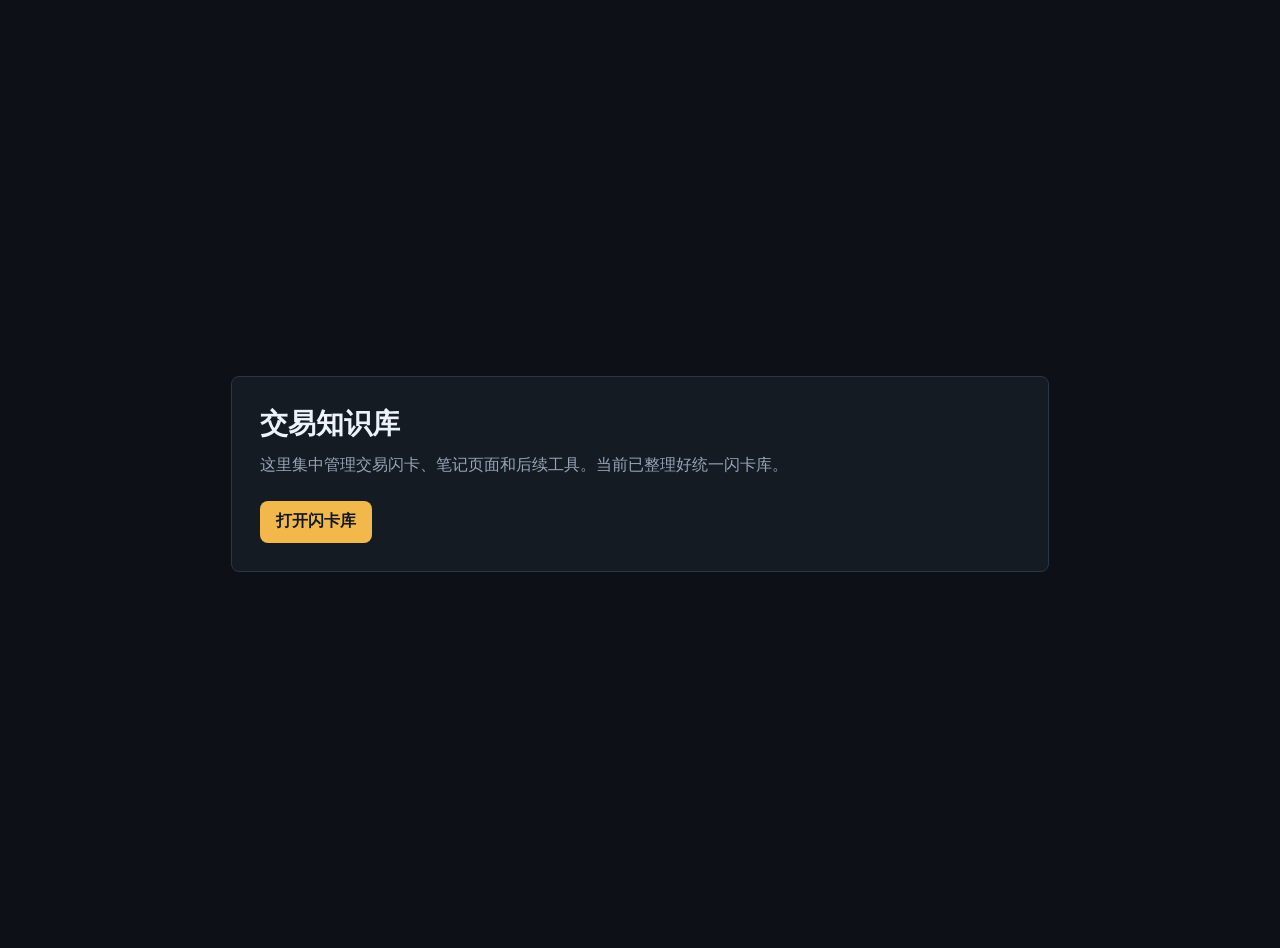
<file: index.html>
<!DOCTYPE html>
<html lang="zh-CN">
<head>
  <meta charset="UTF-8">
  <meta name="viewport" content="width=device-width, initial-scale=1.0">
  <title>交易知识库</title>
  <style>
    :root {
      color-scheme: dark light;
      --bg: #0d1117;
      --panel: #151b23;
      --text: #eef3fb;
      --muted: #96a5bb;
      --line: #2a3648;
      --accent: #f2b84b;
    }
    body {
      margin: 0;
      min-height: 100vh;
      background: var(--bg);
      color: var(--text);
      font-family: -apple-system, BlinkMacSystemFont, "Segoe UI", "PingFang SC", "Microsoft YaHei", sans-serif;
      display: grid;
      place-items: center;
      padding: 24px;
    }
    main {
      width: min(760px, 100%);
      border: 1px solid var(--line);
      background: var(--panel);
      border-radius: 8px;
      padding: 28px;
    }
    h1 { margin: 0 0 8px; font-size: 28px; }
    p { margin: 0 0 22px; color: var(--muted); line-height: 1.7; }
    a {
      display: inline-flex;
      align-items: center;
      min-height: 42px;
      padding: 0 16px;
      border-radius: 8px;
      background: var(--accent);
      color: #111827;
      text-decoration: none;
      font-weight: 800;
    }
  </style>
</head>
<body>
  <main>
    <h1>交易知识库</h1>
    <p>这里集中管理交易闪卡、笔记页面和后续工具。当前已整理好统一闪卡库。</p>
    <a href="./flashcards/index.html">打开闪卡库</a>
  </main>
</body>
</html>
</file>
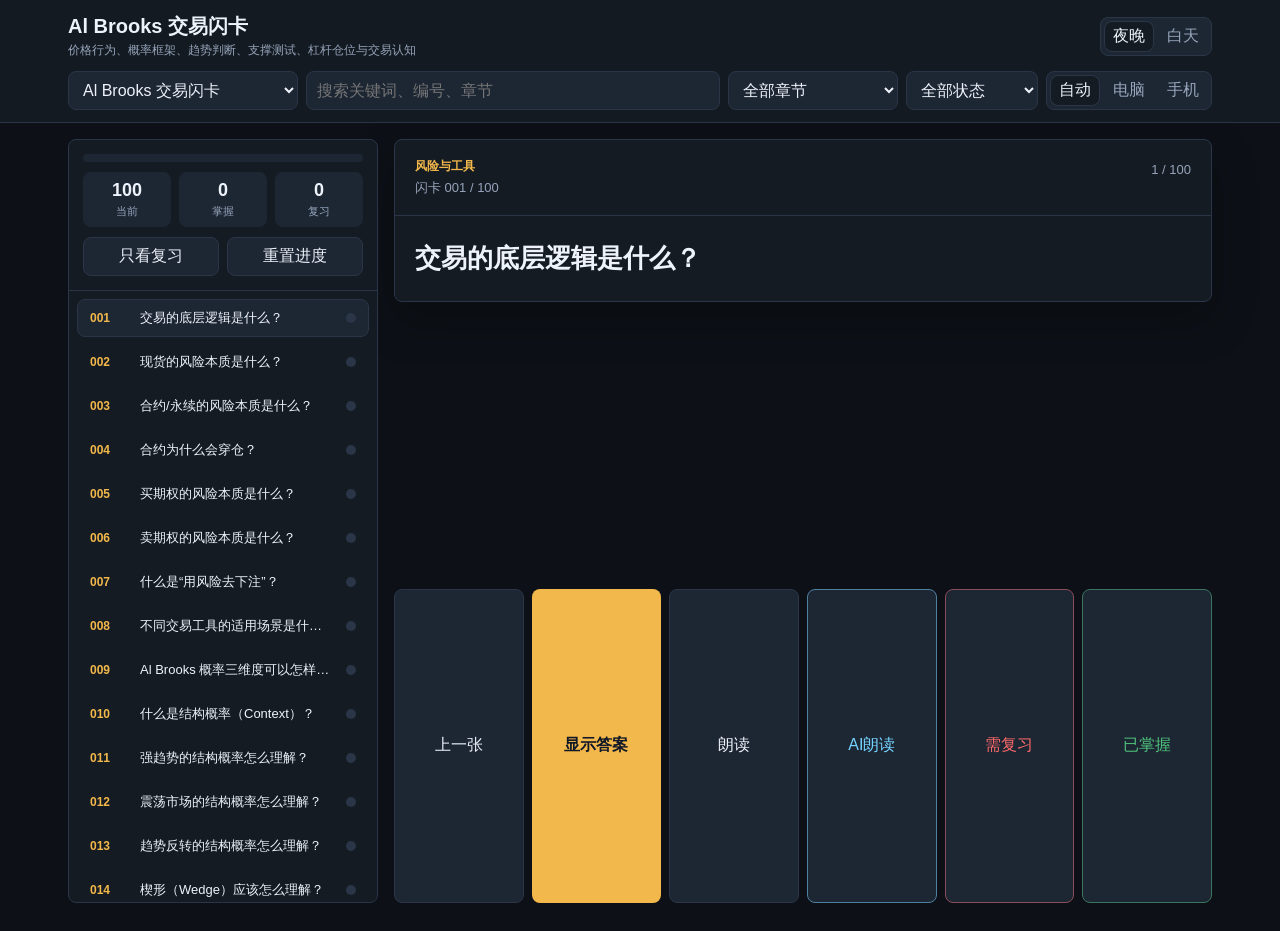
<file: flashcards/index.html>
<!DOCTYPE html>
<html lang="zh-CN">
<head>
  <meta charset="UTF-8">
  <meta name="viewport" content="width=device-width, initial-scale=1.0, viewport-fit=cover">
  <title>交易闪卡库</title>
  <link rel="stylesheet" href="styles.css">
</head>
<body>
  <header class="topbar">
    <div class="top-inner">
      <div class="title-row">
        <div>
          <h1 id="appTitle">交易闪卡库</h1>
          <div class="sub" id="deckDescription">选择一个卡组开始复习</div>
        </div>
        <div class="tabs" aria-label="主题">
          <button id="darkBtn" class="active">夜晚</button>
          <button id="lightBtn">白天</button>
        </div>
      </div>
      <div class="controls">
        <select id="deckSelect"></select>
        <input id="search" type="search" placeholder="搜索关键词、编号、章节">
        <select id="section"></select>
        <select id="status">
          <option value="">全部状态</option>
          <option value="new">未标记</option>
          <option value="good">已掌握</option>
          <option value="bad">需复习</option>
        </select>
        <div class="tabs view-tabs" aria-label="视图">
          <button id="autoView" class="active">自动</button>
          <button id="desktopView">电脑</button>
          <button id="mobileView">手机</button>
        </div>
      </div>
    </div>
  </header>
  <button id="mobileToolsToggle" class="mobile-tools-toggle" aria-expanded="true">专注</button>

  <main class="layout">
    <aside class="side">
      <div class="score">
        <div class="meter"><span id="meter"></span></div>
        <div class="stats">
          <div class="stat"><b id="totalCount">0</b><span>当前</span></div>
          <div class="stat"><b id="goodCount">0</b><span>掌握</span></div>
          <div class="stat"><b id="badCount">0</b><span>复习</span></div>
        </div>
        <div class="side-actions">
          <button id="reviewBad">只看复习</button>
          <button id="reset">重置进度</button>
        </div>
      </div>
      <div class="list" id="cardList"></div>
    </aside>

    <section class="study">
      <div id="stage" class="stage"></div>
      <div class="actions">
        <button id="prev">上一张</button>
        <button id="show" class="primary">显示答案</button>
        <button id="speak">朗读</button>
        <button id="aiSpeak" class="ai">AI朗读</button>
        <button id="markBad" class="bad">需复习</button>
        <button id="markGood" class="good desktop-only">已掌握</button>
      </div>
      <div class="mobile-nav">
        <button id="nextMobile">下一张</button>
        <button id="markGoodMobile" class="good">已掌握</button>
      </div>
    </section>
  </main>

  <script src="decks/manifest.js"></script>
  <script src="decks/al-brooks-main.js"></script>
  <script src="decks/al-brooks-stop-loss.js"></script>
  <script src="decks/al-brooks-entry-techniques.js"></script>
  <script src="app.js"></script>
</body>
</html>
</file>
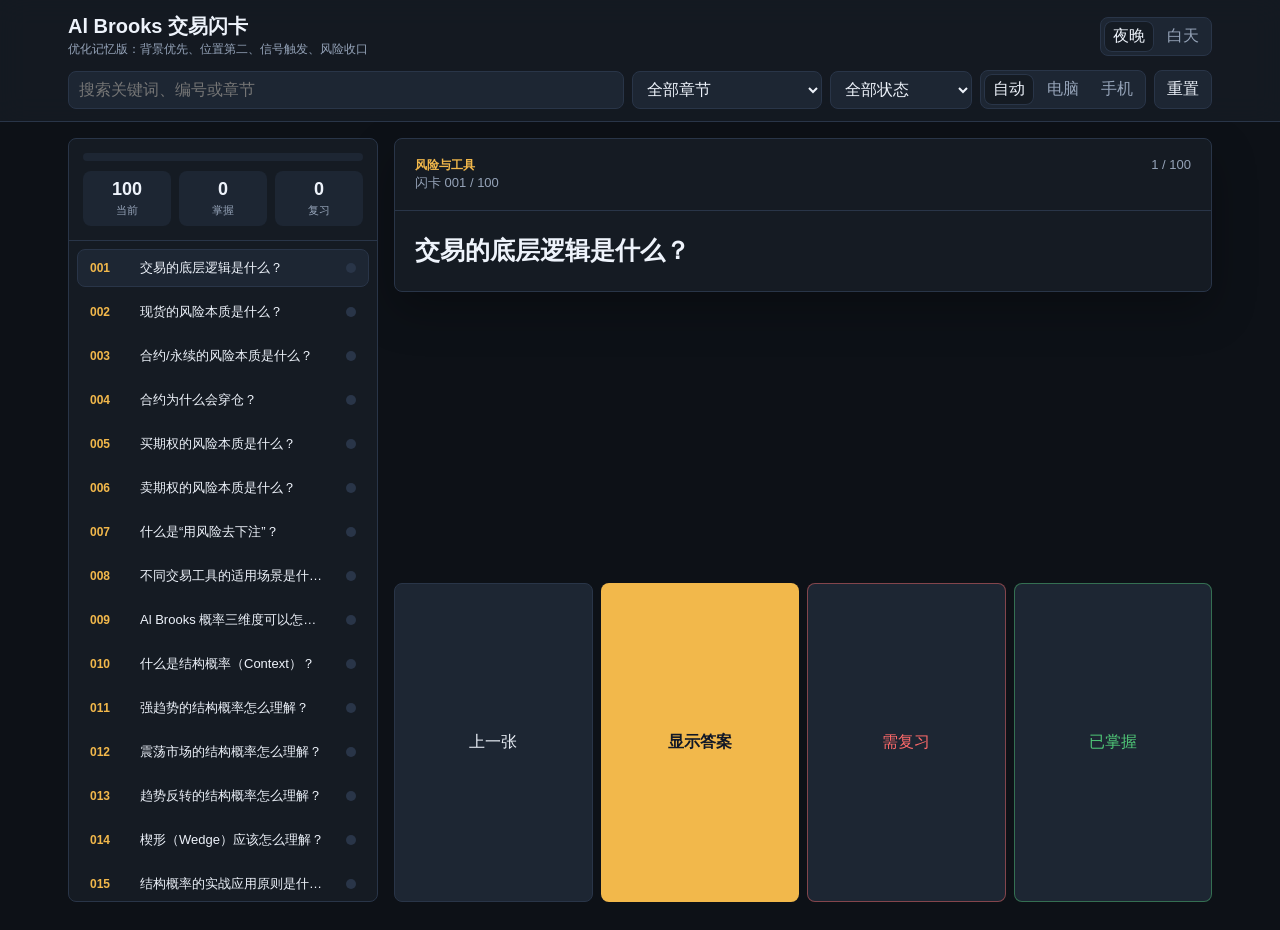
<file: al-brooks-flashcards-optimized.html>
<!DOCTYPE html>
<html lang="zh-CN">
<head>
<meta charset="UTF-8">
<meta name="viewport" content="width=device-width, initial-scale=1.0, viewport-fit=cover">
<title>Al Brooks 交易闪卡 - 优化记忆版</title>
<style>
:root {
  color-scheme: dark light;
  --bg: #0d1117;
  --panel: #151b23;
  --panel-2: #1d2633;
  --text: #eef3fb;
  --muted: #95a3b8;
  --line: #293548;
  --accent: #f2b84b;
  --accent-2: #50c878;
  --danger: #ff6b6b;
  --warn: #ffd166;
  --blue: #66a6ff;
  --shadow: 0 18px 45px rgba(0,0,0,.28);
  --radius: 8px;
  --answer-size: 15px;
}
body.light {
  color-scheme: light;
  --bg: #f6f7f9;
  --panel: #ffffff;
  --panel-2: #eef2f7;
  --text: #18202d;
  --muted: #5f6f84;
  --line: #d8e0eb;
  --accent: #b56b00;
  --accent-2: #117a43;
  --danger: #c03636;
  --warn: #9a6400;
  --blue: #1558c8;
  --shadow: 0 12px 28px rgba(19,34,56,.12);
}
* { box-sizing: border-box; }
html, body { margin: 0; min-height: 100%; }
body {
  background: var(--bg);
  color: var(--text);
  font-family: -apple-system, BlinkMacSystemFont, "Segoe UI", "PingFang SC", "Microsoft YaHei", sans-serif;
  letter-spacing: 0;
}
button, input, select { font: inherit; }
button {
  border: 1px solid var(--line);
  background: var(--panel-2);
  color: var(--text);
  min-height: 38px;
  border-radius: var(--radius);
  padding: 8px 12px;
  cursor: pointer;
}
button:hover { border-color: var(--accent); }
button.primary { background: var(--accent); color: #111827; border-color: transparent; font-weight: 700; }
button.good { border-color: rgba(80,200,120,.45); color: var(--accent-2); }
button.bad { border-color: rgba(255,107,107,.45); color: var(--danger); }
.app { min-height: 100vh; display: grid; grid-template-rows: auto 1fr; }
.topbar {
  position: sticky;
  top: 0;
  z-index: 20;
  background: color-mix(in srgb, var(--panel) 92%, transparent);
  backdrop-filter: blur(14px);
  border-bottom: 1px solid var(--line);
}
.top-inner {
  max-width: 1180px;
  margin: 0 auto;
  padding: 14px 18px 12px;
  display: grid;
  gap: 12px;
}
.title-row { display: flex; align-items: center; gap: 12px; justify-content: space-between; }
h1 { margin: 0; font-size: 20px; line-height: 1.2; }
.sub { color: var(--muted); font-size: 12px; margin-top: 3px; }
.controls { display: grid; grid-template-columns: minmax(180px, 1fr) 190px 142px auto auto; gap: 8px; align-items: center; }
.controls input, .controls select {
  min-height: 38px;
  border-radius: var(--radius);
  border: 1px solid var(--line);
  background: var(--panel-2);
  color: var(--text);
  padding: 8px 10px;
}
.theme-tabs, .view-tabs { display: flex; gap: 4px; padding: 3px; border: 1px solid var(--line); border-radius: var(--radius); background: var(--panel-2); }
.theme-tabs button, .view-tabs button { border: 0; min-height: 30px; padding: 5px 9px; background: transparent; color: var(--muted); }
.theme-tabs button.active, .view-tabs button.active { background: var(--panel); color: var(--text); box-shadow: inset 0 0 0 1px var(--line); }
.layout {
  max-width: 1180px;
  width: 100%;
  margin: 0 auto;
  padding: 16px 18px 28px;
  display: grid;
  grid-template-columns: 310px minmax(0, 1fr);
  gap: 16px;
}
.side {
  border: 1px solid var(--line);
  background: var(--panel);
  border-radius: var(--radius);
  overflow: hidden;
  align-self: start;
  position: sticky;
  top: 116px;
  max-height: calc(100vh - 136px);
  display: grid;
  grid-template-rows: auto 1fr;
}
.score { padding: 14px; border-bottom: 1px solid var(--line); display: grid; gap: 10px; }
.meter { height: 8px; background: var(--panel-2); border-radius: 99px; overflow: hidden; }
.meter span { display: block; height: 100%; width: 0%; background: linear-gradient(90deg, var(--accent), var(--accent-2)); transition: width .25s; }
.stats { display: grid; grid-template-columns: repeat(3, 1fr); gap: 8px; }
.stat { background: var(--panel-2); border-radius: var(--radius); padding: 8px; text-align: center; }
.stat b { display: block; font-size: 18px; }
.stat span { color: var(--muted); font-size: 11px; }
.list { overflow: auto; padding: 8px; }
.list button {
  width: 100%;
  text-align: left;
  display: grid;
  grid-template-columns: 42px 1fr 20px;
  gap: 8px;
  align-items: center;
  margin-bottom: 6px;
  background: transparent;
  border-color: transparent;
}
.list button.active { background: var(--panel-2); border-color: var(--line); }
.list .num { color: var(--accent); font-size: 12px; font-weight: 800; }
.list .q { overflow: hidden; text-overflow: ellipsis; white-space: nowrap; font-size: 13px; }
.dot { width: 10px; height: 10px; border-radius: 50%; background: var(--line); justify-self: end; }
.dot.good { background: var(--accent-2); }
.dot.bad { background: var(--danger); }
.study { display: grid; gap: 12px; min-width: 0; }
.section-pill { color: var(--accent); font-size: 12px; font-weight: 800; }
.card {
  border: 1px solid var(--line);
  background: var(--panel);
  border-radius: var(--radius);
  box-shadow: var(--shadow);
  overflow: hidden;
}
.card-head { padding: 18px 20px; border-bottom: 1px solid var(--line); display: flex; justify-content: space-between; gap: 12px; }
.card-head .num { color: var(--muted); font-size: 13px; }
.question { padding: 22px 20px; }
.question h2 { margin: 0; font-size: 25px; line-height: 1.42; }
.answer {
  display: none;
  border-top: 1px solid var(--line);
  padding: 18px 20px 20px;
  font-size: var(--answer-size);
  line-height: 1.72;
}
.answer.open { display: block; }
.answer-grid { display: grid; grid-template-columns: 1fr 1fr; gap: 12px; }
.block {
  border: 1px solid var(--line);
  background: var(--panel-2);
  border-radius: var(--radius);
  padding: 12px;
}
.block.full { grid-column: 1 / -1; }
.block h3 { margin: 0 0 8px; font-size: 13px; color: var(--accent); }
.block ul { margin: 0; padding-left: 18px; }
.block li { margin: 5px 0; }
.tagline { font-size: 18px; font-weight: 800; line-height: 1.45; }
.risk { color: var(--danger); }
.ok { color: var(--accent-2); }
.warn { color: var(--warn); }
.formula { font-family: ui-monospace, SFMono-Regular, Consolas, monospace; background: var(--bg); border: 1px solid var(--line); padding: 10px; border-radius: var(--radius); overflow-x: auto; }
.actions {
  display: grid;
  grid-template-columns: 1fr 1fr 1fr 1fr;
  gap: 8px;
}
.empty { padding: 40px; text-align: center; color: var(--muted); border: 1px dashed var(--line); border-radius: var(--radius); }
.mobile-nav { display: none; }
body.mobile-forced .layout { grid-template-columns: 1fr; max-width: 720px; }
body.mobile-forced .side { display: none; }
body.mobile-forced .answer-grid { grid-template-columns: 1fr; }
body.mobile-forced .controls { grid-template-columns: 1fr 1fr; }
body.mobile-forced .question h2 { font-size: 22px; }
body.mobile-forced .mobile-nav { display: grid; }
body.desktop-forced .layout { grid-template-columns: 310px minmax(0, 1fr); }
@media (max-width: 760px) {
  .top-inner { padding: 12px; }
  .title-row { align-items: flex-start; }
  h1 { font-size: 18px; }
  .controls { grid-template-columns: 1fr 1fr; }
  .controls input { grid-column: 1 / -1; }
  .layout { grid-template-columns: 1fr; padding: 12px 12px 96px; }
  .side { display: none; }
  .card-head { padding: 14px; }
  .question { padding: 18px 14px; min-height: 150px; display: flex; align-items: center; }
  .question h2 { font-size: 22px; }
  .answer { padding: 14px; font-size: 15px; }
  .answer-grid { grid-template-columns: 1fr; }
  .actions {
    position: fixed;
    left: 0;
    right: 0;
    bottom: 0;
    z-index: 30;
    grid-template-columns: 1fr 1fr 1fr;
    padding: 10px max(10px, env(safe-area-inset-left)) calc(10px + env(safe-area-inset-bottom)) max(10px, env(safe-area-inset-right));
    background: color-mix(in srgb, var(--panel) 94%, transparent);
    border-top: 1px solid var(--line);
    backdrop-filter: blur(14px);
  }
  .actions .desktop-only { display: none; }
  .mobile-nav { display: grid; grid-template-columns: 1fr 1fr; gap: 8px; }
}
</style>
</head>
<body>
<div class="app">
  <header class="topbar">
    <div class="top-inner">
      <div class="title-row">
        <div>
          <h1>Al Brooks 交易闪卡</h1>
          <div class="sub">优化记忆版：背景优先、位置第二、信号触发、风险收口</div>
        </div>
        <div class="theme-tabs" aria-label="主题">
          <button id="darkBtn" class="active" title="夜晚暗模式">夜晚</button>
          <button id="lightBtn" title="白天明亮模式">白天</button>
        </div>
      </div>
      <div class="controls">
        <input id="search" type="search" placeholder="搜索关键词、编号或章节">
        <select id="section"></select>
        <select id="status">
          <option value="">全部状态</option>
          <option value="new">未标记</option>
          <option value="good">已掌握</option>
          <option value="bad">需复习</option>
        </select>
        <div class="view-tabs" aria-label="视图">
          <button id="autoView" class="active">自动</button>
          <button id="desktopView">电脑</button>
          <button id="mobileView">手机</button>
        </div>
        <button id="reset">重置</button>
      </div>
    </div>
  </header>

  <main class="layout">
    <aside class="side">
      <div class="score">
        <div class="meter"><span id="meter"></span></div>
        <div class="stats">
          <div class="stat"><b id="totalCount">0</b><span>当前</span></div>
          <div class="stat"><b id="goodCount">0</b><span>掌握</span></div>
          <div class="stat"><b id="badCount">0</b><span>复习</span></div>
        </div>
      </div>
      <div class="list" id="cardList"></div>
    </aside>

    <section class="study">
      <div id="stage"></div>
      <div class="actions">
        <button id="prev">上一张</button>
        <button id="show" class="primary">显示答案</button>
        <button id="markBad" class="bad">需复习</button>
        <button id="markGood" class="good desktop-only">已掌握</button>
      </div>
      <div class="mobile-nav">
        <button id="nextMobile">下一张</button>
        <button id="markGoodMobile" class="good">已掌握</button>
      </div>
    </section>
  </main>
</div>

<script>
const cards = [
{s:"风险与工具",q:"交易的底层逻辑是什么？",t:"交易不是预测游戏，而是反复执行正期望下注。",p:["完整 EV 更接近：胜率×平均盈利 - 败率×平均亏损 - 成本。","Al Brooks 的价值在于帮助判断接下来几根 K 线哪一方更可能占优。","正期望必须同时包含概率、盈亏比、成本和执行。"],m:["不要只背 P×R，会漏掉亏损概率。","EV>0 也不代表单笔必赚。"],k:"先问：这笔交易的风险是多少？赢面在哪里？目标够不够覆盖亏损和成本？"},
{s:"风险与工具",q:"现货的风险本质是什么？",t:"现货没有强平，但有方向性亏损、回撤和机会成本。",p:["最大亏损可接近本金全部，前提是不止损或标的归零。","核心变量是方向判断、仓位大小、止损纪律和持有周期。","现货更适合趋势跟踪和较低杠杆的波段计划。"],m:["不要因为没有强平就忽视大级别下跌。","现货补仓必须有计划，不是摊低成本的借口。"],k:"现货的危险不是爆仓，而是慢性深套。"},
{s:"风险与工具",q:"合约/永续的风险本质是什么？",t:"合约风险是名义仓位、杠杆、强平机制和流动性共同放大的执行风险。",p:["计划亏损由名义仓位和止损距离决定。","杠杆主要改变保证金占用和强平距离。","还要考虑资金费率、滑点、插针和逐仓/全仓模式。"],m:["不要把低保证金误认为低风险。","高杠杆下止损还没触发，强平可能已经接近。"],k:"杠杆省保证金，不省风险。"},
{s:"风险与工具",q:"合约为什么会穿仓？",t:"穿仓通常来自强平成交价差于预期，核心是杠杆、强平和流动性断层叠加。",p:["亏损接近维持保证金后触发强平。","剧烈波动时盘口流动性不足，实际成交可能跳过强平价。","极端行情中，止损、强平和滑点都会恶化。"],m:["插针不是唯一场景，新闻、宕机、流动性枯竭都可能造成异常成交。"],k:"止损要先于强平，仓位要能承受滑点。"},
{s:"风险与工具",q:"买期权的风险本质是什么？",t:"买期权天然有限风险，最大亏损通常是已付权利金。",p:["Call 买方和 Put 买方的最大亏损都是权利金。","盈利需要方向、时间和波动率配合。","Theta 衰减、隐含波动率下降都会伤害买方。"],m:["方向看对但涨得太慢，也可能亏。","买期权不是只看方向。"],k:"买期权买的是方向、时间和波动。"},
{s:"风险与工具",q:"卖期权的风险本质是什么？",t:"卖期权赚的是权利金，但承担尾部风险。",p:["裸卖 Call 理论亏损无限，因为标的可无限上涨。","裸卖 Put 亏损很大但有限，最低到标的归零。","卖方必须用保证金、止损、对冲或价差结构限制风险。"],m:["不要把 Short Put 写成理论无限。","高胜率不等于好策略，尾部亏损可能吞掉多年收益。"],k:"卖权像收租，但要防火灾。"},
{s:"风险与工具",q:"什么是“用风险去下注”？",t:"每次交易都应该先定义可承受风险，再寻找足够的概率和回报。",p:["风险可以来自止损、权利金、价差最大亏损或组合对冲。","风险不可定义时，不应该入场。","风险定义后，再看信号是否值得下注。"],m:["有限风险不是口号，必须能写出具体亏损金额。"],k:"先定最多亏多少，再谈能赚多少。"},
{s:"风险与工具",q:"不同交易工具的适用场景是什么？",t:"工具选择要匹配行情、风险承受力和执行能力。",p:["现货：适合趋势跟踪、低频波段、低强平压力。","合约：适合精确止损和严格仓位管理，不适合随意高杠杆。","买期权：适合有限风险博趋势、波动或事件。","卖期权：适合有保证金、对冲和尾部风险管理的策略。"],m:["不是所有工具都天然有限风险。","同一个观点，用不同工具表达，风险结构完全不同。"],k:"先选风险结构，再选交易工具。"},
{s:"概率框架",q:"Al Brooks 概率三维度可以怎样理解？",t:"可用“背景、位置、信号”理解概率，但不要当成官方数学公式。",p:["背景：市场处于趋势、区间、突破还是反转尝试。","位置：是否在关键价位附近。","信号：是否出现高质量信号棒和跟进。"],m:["催化剂、数据、成交量可辅助，但不是 Brooks 的核心。","不要把维度机械相乘。"],k:"背景决定方向，位置决定风险，信号决定触发。"},
{s:"概率框架",q:"什么是结构概率（Context）？",t:"结构概率就是先判断当前市场状态，而不是先找形态。",p:["强趋势中顺势交易更有优势。","交易区间中边界交易更有优势。","反转需要更多证据，因为多数反转尝试会失败。"],m:["同一个 pin bar，在强趋势中和区间边界的意义完全不同。"],k:"先看市场在哪里，再看 K 线长什么样。"},
{s:"概率框架",q:"强趋势的结构概率怎么理解？",t:"强趋势中，顺势交易通常优于逆势交易。",p:["大实体、少重叠、收盘靠近极值、回调浅，说明趋势强。","顺势回调、突破回调和小回调入场更合理。","逆势交易多数只能小仓快进快出，甚至不做。"],m:["70-80%只能当经验感受，不能当固定胜率。"],k:"强趋势里，不急着猜终点。"},
{s:"概率框架",q:"震荡市场的结构概率怎么理解？",t:"震荡市场中，位置比方向更重要。",p:["区间上沿偏空，下沿偏多，中段优势最差。","在边界入场，止损短，目标可到中线或对侧。","突破前常有多次假突破。"],m:["不要在区间中段凭感觉入场。","区间交易不是天然低 EV，差的是中段追单。"],k:"区间里赚钱靠位置，不靠信仰。"},
{s:"概率框架",q:"趋势反转的结构概率怎么理解？",t:"反转早期不能假设逆势胜率高，必须等确认。",p:["多数反转尝试会失败并变成趋势延续。","更可靠的反转常见条件：趋势线突破、回测极点失败、强信号棒、二次入场、后续跟进。","没有这些条件时，逆势只是猜顶底。"],m:["不要把“动能减弱、背离、破均线”直接等同于反转成立。"],k:"反转不是一个点，是一组证据。"},
{s:"概率框架",q:"楔形（Wedge）应该怎么理解？",t:"楔形是三推结构，重点不是机械追突破，而是看所处背景和失败方向。",p:["趋势末端楔形常提示反转或至少两腿回调。","回调中的楔形可能是顺势再入场机会。","突破是否有效要看突破棒、跟进棒和回踩表现。"],m:["不要写成“第3-4次突破必然高胜率”。","Wedge 不是单纯收敛三角形。"],k:"楔形问的是：三推之后，谁被困住了？"},
{s:"概率框架",q:"结构概率的实战应用原则是什么？",t:"先按市场状态选择交易模式。",p:["强趋势：优先顺势，找回调、小回调、突破回调。","交易区间：优先边界交易，少做中段。","反转尝试：等待多重确认，小仓试错，不提前重仓。"],m:["“反转初期止损要宽”不够准确，应是止损放结构外，并用仓位控制风险。"],k:"模式错了，再好的信号也容易亏。"},
{s:"概率框架",q:"什么是信号概率（Signal）？",t:"信号概率来自位置、信号棒质量、触发和跟进。",p:["位置越接近关键价位，风险越容易定义。","信号棒收盘越强、尾巴越合理、实体越清楚，质量越高。","入场后是否有跟进，决定信号是否被市场接受。"],m:["信号不是单根 K 线本身，而是背景中的触发点。"],k:"好信号 = 好位置 + 好触发 + 有跟进。"},
{s:"概率框架",q:"第一梯队信号位应该怎么记？",t:"高质量信号通常出现在关键位置，并有清楚触发。",p:["强趋势中的顺势回调或小回调。","突破后的合理回踩并出现顺势信号。","交易区间边界的失败突破或二次入场。"],m:["不能统一写成 65-75%。","没有背景和信号棒，位置再好也不够。"],k:"高质量不是形态名字，而是背景、位置、信号同时好。"},
{s:"概率框架",q:"第二梯队信号位应该怎么记？",t:"中等信号可以交易，但仓位和目标要保守。",p:["一般支撑压力位的反应。","交易区间边界但信号棒一般。","均线附近有反应，但趋势强度不清楚。"],m:["强趋势逆势的一根反转 K，不一定有中等胜率。"],k:"中等信号可以做，但别当王牌。"},
{s:"概率框架",q:"低质量信号有哪些？",t:"低质量信号通常缺背景、缺位置或缺跟进。",p:["中段震荡随机入场。","只看均线金叉死叉。","只看指标背离，不看价格行为。"],m:["指标可以提醒你观察，不能替你入场。"],k:"没有位置的信号，大多只是噪音。"},
{s:"概率框架",q:"最该避免的入场有哪些？",t:"最危险的是情绪化追单和无计划逆势。",p:["突破后无回踩、无小回调、无强突破逻辑就追。","消息刚出时双向剧烈波动中冲动下单。","指标钝化区硬做反转。"],m:["强突破可以顺势跟，但需要强突破棒和风险计划，不是无脑追。"],k:"追单之前，先问止损在哪里。"},
{s:"概率框架",q:"信号概率的核心原则是什么？",t:"信号质量等于位置、K线、触发、跟进的组合。",p:["关键位附近的信号更有价值。","强信号棒应有清楚实体和有利收盘。","入场后的跟进棒比入场理由更诚实。"],m:["“pin bar + 缩量 + 背离”不是 Brooks 核心公式。"],k:"市场是否跟进，比你是否看懂更重要。"},
{s:"概率框架",q:"催化剂应该怎样使用？",t:"催化剂只能辅助，不能替代价格行为结构。",p:["新闻、数据、ETF 流向、持仓变化可影响波动。","真正入场仍要回到结构、位置、信号和风险。","高波动事件前后要降低仓位或等待方向清晰。"],m:["数据发布不是天然提高胜率，常常先扫两边。"],k:"催化剂改变波动，不自动创造好交易。"},
{s:"概率框架",q:"强催化剂有哪些风险？",t:"强催化剂会放大机会，也会放大滑点和假信号。",p:["CPI、非农、利率决议可能带来趋势日，也可能双向扫损。","整数关口会触发止损和挂单，也常出现假突破。","放量突破要看收盘和后续跟进。"],m:["不要把新闻后顺势追写成固定高胜率。"],k:"事件行情先活下来，再谈抓方向。"},
{s:"概率框架",q:"情绪、持仓和 ETF 流向怎么用？",t:"它们是背景材料，不是入场信号。",p:["极端情绪可能提示拥挤交易。","持仓大幅变化可能提示多空博弈区。","ETF 净流入/流出更适合做大背景参考。"],m:["不能给固定胜率加成。","链上和资金数据常有滞后。"],k:"数据给偏向，K线给触发。"},
{s:"概率框架",q:"技术共振、目标价和 Gamma 怎么用？",t:"这些只能做辅助筛选，不能替代交易计划。",p:["多指标同向不等于独立证据。","分析师目标价容易成为流动性区域。","期权到期附近可能有吸附或加速，但方向不稳定。"],m:["共振越多不一定越好，可能只是同一价格信息重复计算。"],k:"辅助因素只加减分，不发交易命令。"},
{s:"概率框架",q:"没有催化剂是否就不能交易？",t:"不是。价格行为本身就可以构成交易依据。",p:["Brooks 体系核心是读 K 线和市场状态。","没有新闻但结构清楚、位置好、信号强，仍可交易。","真正要避免的是无结构、无位置、无信号。"],m:["不要把“纯技术面”写成低质量。低质量的是“纯感觉”。"],k:"没有新闻可以交易，没有结构不要交易。"},
{s:"概率框架",q:"催化剂能否弥补结构和信号缺陷？",t:"不能。催化剂最多是辅助，不是救命药。",p:["结构错，催化剂容易变成反向波动。","位置差，止损会很难放。","信号弱，消息也可能只制造噪音。"],m:["有新闻不等于有交易。"],k:"先有好交易，再让催化剂加分。"},
{s:"概率框架",q:"总胜率应该怎样计算？",t:"不要机械相乘，改用评分和复盘统计。",p:["结构、信号、催化剂并不独立。","真实胜率只能从自己的交易日志统计。","可用 A/B/C 级评分替代伪精确数字。"],m:["`结构概率×信号概率×催化剂系数` 会产生假精确。"],k:"少算漂亮数字，多做真实复盘。"},
{s:"概率框架",q:"做单三问应该是什么？",t:"入场前问结构、位置和风险，而不是问能不能重仓。",p:["结构：现在是趋势、区间、突破还是反转尝试？","位置：入场点是否接近关键位，止损是否清楚？","风险：目标是否合理，仓位是否按账户风险反推？"],m:["满足条件也不等于重仓。仓位由风险预算决定。"],k:"好机会也要小心下注。"},
{s:"场景",q:"强趋势顺势回踩入场的期望值分析",t:"强趋势回踩是 Brooks 体系中更容易建立优势的场景。",p:["背景顺势，交易者站在主导方一边。","回踩让止损更近，风险更好定义。","目标通常是前高/前低、测量目标或趋势延续。"],m:["不是每次碰 EMA 都买，要看回调形态和信号。"],k:"顺势回踩，核心是便宜地加入强方。"},
{s:"场景",q:"强趋势回踩的具体场景有哪些？",t:"重点找强趋势里的可控风险入场。",p:["强上升趋势回踩 EMA 或前低附近，出现多头信号棒。","高低点继续抬高，回调浅且卖压不强。","二次入场或小回调后突破前一根高点。"],m:["缩量不是必要条件；强信号棒和跟进更重要。"],k:"回调不是买点，回调后强方重新出现才是买点。"},
{s:"场景",q:"震荡区间高抛低吸的期望值分析",t:"区间交易的优势来自边界和小止损。",p:["下沿买、上沿卖，中段少做。","目标可以先看中线，再看对侧。","若反弹/回落越来越弱，要警惕突破。"],m:["震荡交易不是必然勉强，差交易通常发生在中段。"],k:"区间边界有优势，中间没有。"},
{s:"场景",q:"为什么震荡高抛低吸容易变成微利？",t:"区间空间有限，成本和滑点会吃掉优势。",p:["若胜率接近 50%、盈亏比接近 1:1，扣成本后可能无利可图。","必须靠更好的位置、更小止损或更高胜率改善 EV。","交易次数越多，手续费影响越大。"],m:["不要在窄区间里过度交易。"],k:"区间越窄，越要少动。"},
{s:"场景",q:"楔形第 3 推的期望值怎么理解？",t:"楔形第 3 推常提示趋势暂时衰竭，但方向要看背景。",p:["趋势末端三推后，常有反转或两腿回调机会。","趋势中的回调楔形，可能是顺势再入场机会。","入场需要信号棒、触发和跟进。"],m:["不要默认第 3-4 次突破就是高胜率。"],k:"楔形看三推后的失败，不是盲追突破。"},
{s:"场景",q:"为什么楔形第 3 推值得关注？",t:"它代表一方多次推进后动能可能下降。",p:["第 1 推建立方向，第 2 推延续，第 3 推常出现动能背离或失败。","失败后的反向运动可能来自被套交易者止损。","但强趋势中第 3 推也可能继续延伸。"],m:["三推是提醒，不是交易命令。"],k:"看到三推，开始等证据，不是立刻反手。"},
{s:"场景",q:"突破追涨（无回踩）的期望值分析",t:"无计划追突破通常风险高，但强突破例外。",p:["普通突破后位置差，止损远，容易假突破。","强突破若大实体、收在极值、有跟进，可考虑顺势计划。","更稳的是等小回调、突破回调或二次入场。"],m:["不要把所有突破追随都归为错，也不要无脑追。"],k:"突破能追吗？先看它强不强，止损放哪。"},
{s:"场景",q:"为什么突破追涨胜率低？",t:"刚突破时常处在流动性最拥挤的位置。",p:["突破点附近有止损单、追单和反向挂单。","没有跟进时，突破容易失败并回到区间。","追得太远会导致止损大、盈亏比变差。"],m:["突破棒收盘和下一根跟进比突破瞬间更重要。"],k:"突破不是穿过线，而是被市场接受。"},
{s:"场景",q:"什么时候突破追涨胜率会提高？",t:"强突破、有跟进、上方空间足时，追随才更合理。",p:["连续强趋势棒，收盘靠近极值。","突破后没有立刻回到区间内。","没有近距离阻力/支撑，目标空间足够。"],m:["回踩确认不是永远最佳；强趋势可能不给深回踩。"],k:"强突破看跟进，弱突破等回踩。"},
{s:"场景",q:"逆势摸顶抄底的期望值分析",t:"无确认逆势通常是负期望。",p:["强趋势有惯性，逆势信号经常失败。","若要做反转，必须有 major trend reversal 证据。","逆势交易即使成立，也常先按 scalp 或小仓处理。"],m:["不要把所有反转交易都等同于摸顶抄底。"],k:"猜顶底是赌，确认反转是交易。"},
{s:"场景",q:"为什么逆势摸顶抄底胜率低？",t:"趋势没有义务在你觉得贵或便宜的地方结束。",p:["强方会持续买高或卖低。","早期反转信号常变成顺势回调入场点。","逆势止损若不小，亏损会迅速扩大。"],m:["背离和超买超卖不能单独终结趋势。"],k:"便宜还会更便宜，贵还会更贵。"},
{s:"场景",q:"Al Brooks 对摸顶抄底的态度是什么？",t:"不猜顶底，但会交易有证据的反转。",p:["避免在强趋势中提前逆势。","等待趋势线突破、回测失败、二次入场和强信号棒。","反转早期降低仓位和目标预期。"],m:["“Never pick top or bottom”不是永远不做反转，而是不做无证据猜测。"],k:"不抓第一根，等市场露出破绽。"},
{s:"场景",q:"高低期望值场景如何总结？",t:"高质量交易来自背景、位置、信号和风险同时合格。",p:["强趋势顺势回调通常质量高。","交易区间边界失败突破可以有优势。","中段随机、情绪追单、无计划逆势通常质量低。"],m:["不要写“值得重仓”。正期望也要按固定风险下注。"],k:"交易质量高，不代表仓位失控。"},
{s:"趋势判断",q:"强趋势的五字口诀是什么？",t:"大、连、少、浅、快。",p:["大：实体大，主导方清楚。","连：连续同向推进。","少：K线重叠少。","浅：回调短而浅。","快：突破后快速远离。"],m:["这是观察框架，不是机械打分表。"],k:"强趋势看推进是否干净。"},
{s:"趋势判断",q:"强趋势的 K 线实体大小特征是什么？",t:"强趋势通常有更清楚的实体和方向性收盘。",p:["上升趋势中，多头棒实体大、收盘高。","下降趋势中，空头棒实体大、收盘低。","实体越小、影线越多，越像拉扯。"],m:["单根大实体不够，连续性和位置也要看。"],k:"实体说明控制权，收盘说明态度。"},
{s:"趋势判断",q:"强趋势的连续性特征是什么？",t:"连续同向 K 线越多，趋势压力越明显。",p:["多根同向收盘说明一方持续占优。","中间反向 K 少，代表反方反击弱。","三根强趋势棒有时已经很重要，不必硬等五根。"],m:["数字是经验，不是门槛。"],k:"连续推进比单根漂亮更重要。"},
{s:"趋势判断",q:"强趋势的重叠度特征是什么？",t:"重叠少是强趋势的重要特征。",p:["每根 K 线较少覆盖前一根，说明价格持续接受新区域。","重叠多说明买卖双方都能把价格拉回。","少重叠常配合强收盘和浅回调。"],m:["重叠突然增加，可能提示趋势转弱或进入区间。"],k:"越少重叠，越少犹豫。"},
{s:"趋势判断",q:"强趋势的回调深度特征是什么？",t:"强趋势回调通常短、浅、很快被买回或卖回。",p:["强上升趋势回调常不深，随后继续创新高。","强下降趋势反弹常不强，随后继续创新低。","回调变深、变久，说明趋势质量下降。"],m:["不要用 1 根或 5 根做硬规则。"],k:"强趋势不给舒服上车点。"},
{s:"趋势判断",q:"强趋势的收盘位置特征是什么？",t:"强趋势 K 线常收在有利极端附近。",p:["多头强时收盘接近高点。","空头强时收盘接近低点。","收在中间说明双方拉扯，趋势质量下降。"],m:["要连续看，不能只看单根。"],k:"收盘在哪里，说明最后谁赢了。"},
{s:"趋势判断",q:"强趋势突破后的表现特征是什么？",t:"强突破通常快速远离突破点，并获得跟进。",p:["突破棒实体大，收盘靠近极值。","下一根或随后几根没有马上失败。","回踩浅，或只给小回调。"],m:["没有回踩不是必须，但有跟进很重要。"],k:"强突破不是冲一下，是站得住。"},
{s:"趋势判断",q:"弱趋势的五字口诀是什么？",t:"小、十、多、深、慢。",p:["小：实体小。","十：十字星多。","多：重叠多。","深：回调深。","慢：突破后迟迟不能远离。"],m:["弱趋势常接近交易区间逻辑，不适合趋势追单。"],k:"弱趋势里，双方都不够强。"},
{s:"趋势判断",q:"强趋势 vs 弱趋势如何对照？",t:"用一组特征综合判断，不用单个阈值。",p:["强：大实体、少重叠、强收盘、浅回调、突破有跟进。","弱：小实体、多重叠、影线多、深回调、假突破多。","如果特征混杂，按交易区间或不清楚处理。"],m:["实体百分比和 K 线数量只能作经验参考。"],k:"看整体行为，不看单项打勾。"},
{s:"趋势判断",q:"强趋势判断的 3 步流程是什么？",t:"先看 K 线行为，再看回调，再看结构高低点。",p:["K 线：实体、收盘、重叠和连续性。","回调：是否短、浅、很快恢复。","结构：高低点是否顺趋势排列。"],m:["不要只用 5 秒决定大仓位；还要看更高周期和关键位置。"],k:"行为、回调、结构，三步确认。"},
{s:"趋势判断",q:"均线的量化标准应该怎么用？",t:"均线是辅助，不是 Brooks 体系的唯一趋势定义。",p:["EMA 附近常是强趋势回调观察区。","均线缠绕常提示交易区间。","多头/空头排列可辅助看趋势方向。"],m:["不要只因碰 EMA 就交易。价格行为优先。"],k:"均线提供地图，K线决定动作。"},
{s:"趋势判断",q:"强趋势信号有哪些？",t:"强趋势信号来自持续推进和浅回调。",p:["连续强趋势棒。","重叠少，收盘逐级有利。","回调浅，反方缺少跟进。","突破后能保持在突破区外。"],m:["强趋势中最危险的是过早逆势。"],k:"强者恒强，直到证据改变。"},
{s:"趋势判断",q:"弱趋势信号有哪些？",t:"弱趋势表现为犹豫、重叠和假突破。",p:["小实体和十字星多。","上下影线交错。","突破后很快回到区间。","回调深且持续久。"],m:["弱趋势不适合用强趋势目标管理。"],k:"弱趋势要降低预期。"},
{s:"趋势判断",q:"禁止下单信号是什么？",t:"没有结构、没有位置、没有清晰止损时不下单。",p:["窄区间中段。","连续重叠且方向不明。","关键位置之间的随机波动。","止损和目标都说不清。"],m:["不做也是交易决策。"],k:"看不懂时，现金就是仓位。"},
{s:"支撑测试",q:"趋势中的支撑测试次数越多会怎样？",t:"多次测试不必然越强，要看反弹质量。",p:["若每次测试后反弹强、回调浅，支撑可信度提高。","若每次反弹越来越弱，说明趋势可能衰竭。","趋势支撑要和高低点结构一起看。"],m:["“越测试越强”太绝对。"],k:"测试次数不重要，测试后的反应才重要。"},
{s:"支撑测试",q:"震荡中的水平支撑测试次数越多会怎样？",t:"区间水平位反复测试且反弹变弱，突破风险上升。",p:["每次反弹高度下降，说明买方变弱。","多次测试会吸引突破交易者和止损单。","真正突破还需要强突破棒和跟进。"],m:["不是第 4 次一定破，要看反应和成交环境。"],k:"水平位被敲多了，要看它还能不能弹。"},
{s:"支撑测试",q:"趋势型支撑为什么可能越测越有信心？",t:"在强趋势里，成功守住支撑说明顺势方仍愿意进场。",p:["每次回调都被快速买回/卖回。","后续继续创新高/新低。","反方无法获得连续跟进。"],m:["若支撑越守越吃力，就不是增强，而是衰竭。"],k:"守住后要能走远，才叫强。"},
{s:"支撑测试",q:"水平支撑越测试越弱的教学比喻是什么？",t:"可以用弹簧疲劳理解，但最终仍要回到价格行为。",p:["反复下压会消耗买方挂单和信心。","若反弹越来越弱，支撑更容易失守。","失守后被套多头止损可能加速下跌。"],m:["比喻不能代替突破确认。"],k:"弹不起来，才是真弱。"},
{s:"支撑测试",q:"水平支撑的博弈论解释是什么？",t:"反复测试会让多空双方调整预期和仓位。",p:["买方若每次反弹更弱，会逐渐失去信心。","空方会观察支撑下方的止损流动性。","突破后若有跟进，被套方会推动延续。"],m:["不要固定成第 3 次布局、第 4 次必破。"],k:"支撑位也是流动性聚集地。"},
{s:"支撑测试",q:"判断支撑仍强的 K 线特征是什么？",t:"看支撑后的反应是否快、强、清楚。",p:["强信号棒或失败突破后迅速收回。","反弹速度快，幅度足。","后续能重新回到区间中部或趋势方向。"],m:["成交量收缩可参考，但不是 Brooks 核心条件。"],k:"强支撑会让价格离开它。"},
{s:"支撑测试",q:"判断支撑衰减的 K 线特征是什么？",t:"支撑衰减表现为反弹越来越弱、停留越来越久。",p:["每次离开支撑的距离缩短。","低点不断逼近或轻微刺破。","多头信号棒没有跟进。"],m:["单次放量不一定坏，要看收盘和后续。"],k:"守住但走不远，是弱。"},
{s:"支撑测试",q:"判断支撑即将突破的特征是什么？",t:"突破前常见压缩，但确认来自强突破和跟进。",p:["反弹幅度持续缩小。","价格长时间贴近支撑。","出现强空头突破棒并收在支撑下方。","突破后回踩不能重新站回支撑。"],m:["小实体本身不等于必破，也可能只是平衡。"],k:"贴着支撑不走，危险上升；强破并跟进，才算确认。"},
{s:"支撑测试",q:"支撑测试次数一句话总结",t:"不要只数次数，要看每次测试后的反应。",p:["趋势支撑：多次守住且反应强，可继续顺势。","区间水平位：多次测试且反弹弱，要警惕突破。","突破是否成立，看突破棒、收盘、跟进和回踩。"],m:["次数只是线索，不是结论。"],k:"反应比次数重要。"},
{s:"杠杆仓位",q:"风险相同的核心公式是什么？",t:"计划风险主要由名义仓位和止损距离决定。",p:["账户计划亏损 ≈ 名义仓位 × 止损距离。","杠杆影响保证金占用和强平距离。","单笔风险应先按账户百分比设定，再反推仓位。"],m:["`止损距离×仓位×杠杆` 容易混淆保证金仓位和名义仓位。"],k:"先定账户亏多少，再算能开多大。"},
{s:"杠杆仓位",q:"止损距离相同时，50x 和 1x 的风险是否相同？",t:"计划亏损可相同，执行风险完全不同。",p:["若名义仓位相同且止损成交，理论计划亏损相同。","50x 强平距离更近，更怕插针、滑点和止损失效。","高杠杆要求止损远离强平价。"],m:["不要说 50x 和 1x 风险相同，只能说计划账户风险可设计为相同。"],k:"纸面风险相同，实盘容错不同。"},
{s:"杠杆仓位",q:"杠杆真正节省的是什么？",t:"杠杆节省的是保证金占用，不是亏损风险。",p:["保证金 = 名义仓位 / 杠杆倍数。","释放出的资金若继续开仓，会放大总风险。","逐仓和全仓会改变剩余资金是否参与强平。"],m:["省下的保证金不是免费安全垫。"],k:"杠杆释放资金，也释放冲动。"},
{s:"杠杆仓位",q:"杠杆合理用法路径一是什么？",t:"用杠杆提高资金效率，但不提高账户风险预算。",p:["先定止损和单笔账户风险。","再计算名义仓位。","最后选择不会让强平靠近止损的杠杆。"],m:["不能写“开 10 倍大仓位但不放大风险”，除非同步降低风险预算或止损。"],k:"杠杆在最后选，不在最先选。"},
{s:"杠杆仓位",q:"杠杆合理用法路径二是什么？",t:"把保证金占用控制住，同时严格限制总名义敞口。",p:["释放的资金不要自动变成更多仓位。","同时持仓要计算相关性和总风险。","逐仓可以隔离单仓风险，全仓要防联动强平。"],m:["多笔“小风险”累积后可能变成账户大风险。"],k:"仓位不是看一笔，要看全部敞口。"},
{s:"杠杆仓位",q:"杠杆错误用法的核心原因是什么？",t:"把低保证金误认为低风险。",p:["高杠杆让开仓变容易。","小亏损距离导致频繁止损或强平。","多仓累积后，一次波动伤到账户。"],m:["感觉轻，不代表风险轻。"],k:"高杠杆最危险的是让你下单太容易。"},
{s:"杠杆仓位",q:"合理杠杆的使用建议是什么？",t:"止损、仓位、杠杆的顺序不能颠倒。",p:["先找结构止损。","按账户风险计算名义仓位。","选择足够低的杠杆，让强平价远离止损价。","控制总风险和相关仓位。"],m:["不要用固定 20-30% 仓位规则替代风险计算。"],k:"结构止损第一，杠杆最后。"},
{s:"杠杆仓位",q:"合约中“后备资金”为什么容易是假象？",t:"是否共担风险取决于逐仓、全仓和自动追加保证金。",p:["逐仓：通常只用该仓位保证金承担强平。","全仓：账户可用余额可能共同承担风险。","自动追加保证金会让备用资金变成风险资金。"],m:["不能笼统说 95 元一定共担同一强平线。"],k:"先看保证金模式，再谈后备资金。"},
{s:"体系认知",q:"Al Brooks 体系解决哪两个变量？",t:"它帮助你判断概率倾向和风险回报，不是预测未来。",p:["概率：哪一方在接下来几根 K 线更可能占优。","风险：止损放哪里才有结构依据。","回报：目标在哪里，是否值得承担风险。"],m:["不要写成 Brooks 直接判断“会涨还是会跌”。"],k:"Brooks 读的是当下优势，不是水晶球。"},
{s:"体系认知",q:"Al Brooks 期望值为正的条件是什么？",t:"正期望来自胜率、盈亏比、成本和执行稳定性共同成立。",p:["胜率略高且盈亏比够好，理论上可能正期望。","手续费、滑点和错过执行会降低实际 EV。","必须用自己的样本统计验证。"],m:["`胜率>50% 且盈亏比>1.5` 只是简化，不是保证。"],k:"数学上可行，实盘上还要做得到。"},
{s:"体系认知",q:"如何量化 Al Brooks 的胜率？",t:"唯一可靠方法是用交易日志统计自己的执行结果。",p:["记录市场状态、入场类型、信号质量和是否顺势。","记录止损、目标、实际出场、手续费和滑点。","至少按 100 笔以上同类样本分析。"],m:["别人给的胜率不能直接变成你的胜率。"],k:"你的胜率在你的日志里。"},
{s:"体系认知",q:"交易日志核心字段有哪些？",t:"日志要能复盘决策质量，而不只是盈亏。",p:["日期、品种、周期、方向、市场状态。","入场理由、信号棒、止损、目标、仓位。","出场原因、结果、手续费滑点、截图、复盘标签。"],m:["只记赢亏，无法优化系统。"],k:"能复盘的交易，才会变成经验。"},
{s:"体系认知",q:"强趋势+回踩+数据前如何评估？",t:"不能用概率相乘，应评估机会和事件风险。",p:["强趋势回踩本身可能是好背景。","数据前波动会放大，可能顺势也可能扫损。","更稳是降低仓位、等待数据后方向和跟进。"],m:["不要写 70%×65%×1.15。"],k:"数据前不是加分题，是风险题。"},
{s:"体系认知",q:"强趋势+第 3 次测试+放量突破如何评估？",t:"这是潜在高质量场景，但仍不能算出精确胜率。",p:["强趋势提供背景优势。","关键位测试提供位置。","突破棒和跟进决定交易是否被接受。"],m:["58.8% 是伪精确。"],k:"共振提高关注度，不自动发入场令。"},
{s:"体系认知",q:"震荡+中段随意入场+无消息如何评估？",t:"这是低质量场景，原因是没有位置和风险优势。",p:["震荡中段离上下边界都远。","止损和目标都不好定义。","没有清晰信号时容易被噪音来回扫。"],m:["低质量可以判断，不需要编一个 22.5% 胜率。"],k:"中段无优势，少做就是优势。"},
{s:"BTC 实战",q:"BTC 强上升趋势的具体例子怎么用？",t:"每次回踩后能创新高，说明趋势仍健康。",p:["回踩 EMA20 后快速反弹。","反弹高点继续抬高。","回调低点不破前低。"],m:["若每次反弹幅度缩小，要警惕趋势变弱。"],k:"回踩后走得远，趋势才还强。"},
{s:"BTC 实战",q:"震荡区间支撑突破的例子怎么用？",t:"同一支撑多次测试后，反弹越来越弱是危险信号。",p:["第一次反弹到区间上半部，支撑强。","后续反弹高度下降，买方变弱。","第四次跌破若有强空头跟进，突破更可信。"],m:["不是固定第几次破，而是看反弹质量。"],k:"支撑不怕被碰，怕碰完弹不动。"},
{s:"心理风控",q:"德州扑克框架的期望值公式是什么？",t:"交易像扑克：正确决策看长期期望，不看单局结果。",p:["完整 EV：胜率×平均盈利 - 败率×平均亏损 - 成本。","好决策也会亏，坏决策也会偶尔赢。","关键是重复执行正期望。"],m:["不要用一笔盈亏评价系统。"],k:"过程正确，样本足够，结果才有意义。"},
{s:"心理风控",q:"40% 胜率、2:1 盈亏比如何理解？",t:"理论上正期望，但不能说长期必赚。",p:["100 笔示意：40 赢×2R - 60 亏×1R = +20R。","实际还要扣手续费、滑点和执行误差。","样本太少时，连续亏损很正常。"],m:["删除“长期必赚”，改成“理论正期望”。"],k:"正期望不是免亏证。"},
{s:"心理风控",q:"合约防范穿仓的核心措施有哪些？",t:"核心是让计划止损先于强平发生。",p:["降低杠杆，让强平价远离止损价。","使用明确止损，并考虑滑点。","高波动事件前降低仓位或不交易。","按账户风险反推名义仓位。"],m:["多单止损不应挂在强平价下方，而应在强平前触发。"],k:"别把退出权交给交易所。"},
{s:"心理风控",q:"Al Brooks 的“三重确认”应怎么理解？",t:"更稳的三确认是背景、位置、信号/跟进。",p:["背景：市场状态支持这类交易。","位置：关键位让止损和目标清楚。","信号：高质量信号棒触发，并有后续跟进。"],m:["inside bar 不总是反转信号；小周期信号可能制造冲突。","不要给固定百分比。"],k:"确认不是越多指标越好，而是证据不冲突。"},
{s:"补充",q:"强趋势的具体操作建议是什么？",t:"强趋势优先顺势，耐心等可控风险的位置。",p:["回调、小回调、突破回调是主要观察点。","逆势只在反转证据充分时考虑。","目标和止损按结构设置。"],m:["强趋势里最贵的错误是一直猜反转。"],k:"跟强方，不抢方向盘。"},
{s:"补充",q:"“等待信号确认”的含义是什么？",t:"等待市场在关键位给出可执行触发。",p:["出现高质量信号棒。","下一根触发入场价。","入场后有跟进，说明信号被接受。"],m:["缩量、背离可以辅助，但不是必要条件。"],k:"确认就是有人接力，不是你觉得差不多。"},
{s:"补充",q:"楔形突破的操作流程是什么？",t:"先判断楔形角色，再决定顺势、反转或观望。",p:["确认它是趋势末端楔形，还是回调楔形。","等待第三推附近的失败或突破信号。","看突破棒、收盘、跟进和回踩。","止损放结构外，仓位按风险计算。"],m:["不能统一写“第 3 次测试后突破回踩做多”。方向取决于背景。"],k:"楔形先定背景，再定方向。"},
{s:"补充",q:"EMA 均线的实战应用是什么？",t:"EMA 是观察区，不是入场按钮。",p:["强趋势中 EMA 附近可观察顺势信号。","均线缠绕常提示交易区间。","多周期 EMA 方向可辅助背景判断。"],m:["碰到 EMA 不等于买卖。"],k:"均线告诉你看哪里，K线告诉你做不做。"},
{s:"补充",q:"容错空间的定义是什么？",t:"容错空间是计划止损与强平风险之间的安全距离。",p:["价格到止损前允许波动多少。","止损到强平之间是否还有足够距离。","高杠杆会压缩强平距离。"],m:["0.1% 就爆只是例子，具体取决于杠杆、维持保证金和交易所规则。"],k:"容错不是感觉，是止损价、强平价和波动率。"},
{s:"补充",q:"盈亏比的实际计算方式是什么？",t:"盈亏比是平均盈利相对平均亏损的比例。",p:["计划盈亏比：入场前目标距离 / 止损距离。","实际盈亏比：平均盈利 / 平均亏损。","复盘时应看实际 R 倍数分布。"],m:["只看单笔计划盈亏比不够，要看执行后的平均值。"],k:"计划 R 和实际 R，经常不是一回事。"},
{s:"补充",q:"止损纪律的重要性是什么？",t:"止损是把不确定行情变成可承受风险的工具。",p:["现货用止损控制回撤。","合约用止损避免强平接管。","卖期权用止损、对冲或价差限制尾部风险。","买期权天然有限风险，但也要管理时间和仓位。"],m:["买期权最大亏损是权利金，不一定需要传统止损。"],k:"止损不是认输，是控制下注大小。"},
{s:"补充",q:"买权的“有限风险”含义是什么？",t:"买 Call/Put 的最大亏损通常是已付权利金。",p:["标的走势不利时，期权可以归零。","不会因为标的继续不利而超过权利金亏损。","但仓位过大时，有限风险也可能变成账户大亏。"],m:["有限风险不等于可以重仓买彩票。"],k:"亏损有限，仓位仍要有限。"},
{s:"补充",q:"卖权的“无限风险”含义是什么？",t:"裸卖 Call 理论无限，裸卖 Put 很大但有限。",p:["Short Call：标的上涨无上限，亏损理论无限。","Short Put：标的最低到 0，亏损很大但有限。","价差、备兑、保证金和止损可以改变风险结构。"],m:["不要把卖权风险一句话全写成无限。"],k:"卖 Call 怕天花板不存在，卖 Put 怕地板太远。"},
{s:"补充",q:"为什么买权像“彩票策略”？",t:"买权可以用小额权利金博非线性收益，但不只是一种彩票。",p:["虚值短期期权胜率低、盈亏比高，像彩票。","实值或较长期期权也可用于趋势跟踪和风险替代。","关键看隐含波动率、到期时间和方向速度。"],m:["不要把所有买期权都简化成低胜率彩票。"],k:"买期权买的是非线性，但价格不能太贵。"},
{s:"补充",q:"为什么卖权是“收割时间价值”？",t:"期权卖方受益于时间价值衰减，但承担尾部风险。",p:["Theta 随到期临近衰减。","若价格不剧烈不利，卖方可能保留权利金。","波动率上升和极端行情会伤害卖方。"],m:["收时间价值不是稳赚，尾部风险必须有方案。"],k:"卖方赚慢钱，怕快行情。"},
{s:"补充",q:"“顺势”的具体定义是什么？",t:"顺势是站在当前主导方向一边交易。",p:["强上升趋势优先做多。","强下降趋势优先做空。","顺势入场仍要等位置和信号。"],m:["顺势不等于任何价格都能追。"],k:"顺势是方向优势，不是入场理由的全部。"},
{s:"补充",q:"“逆势”的具体定义是什么？",t:"逆势是反当前主导方向交易，要求更高证据。",p:["强上升趋势中做空是逆势。","强下降趋势中做多是逆势。","只有高质量反转结构才值得考虑。"],m:["Brooks 不推荐猜顶底，但会交易有证据的反转。"],k:"逆势要等市场先证明趋势破了。"},
{s:"补充",q:"实战中判断趋势的周期选择是什么？",t:"固定背景周期、执行周期和管理周期，避免临场乱切。",p:["日线看大框架，4H 看中期结构，1H 或更低看执行。","短线交易可用更低周期，但仍要看上级背景。","不同周期冲突时，降低仓位或等待统一。"],m:["不要亏了就切大周期找安慰，赚了就切小周期找出场。"],k:"周期要服务计划，不服务情绪。"}
];

const state = {
  idx: Number(localStorage.getItem("ab_idx") || 0),
  marks: JSON.parse(localStorage.getItem("ab_marks") || "{}"),
  answerOpen: false,
  filtered: cards.map((_, i) => i)
};

const $ = id => document.getElementById(id);
const sectionEl = $("section");
const searchEl = $("search");
const statusEl = $("status");
const stage = $("stage");
const list = $("cardList");

function initSections() {
  const sections = [...new Set(cards.map(c => c.s))];
  sectionEl.innerHTML = '<option value="">全部章节</option>' + sections.map(s => `<option value="${s}">${s}</option>`).join("");
}

function renderAnswer(c) {
  return `
    <div class="answer-grid">
      <div class="block full"><h3>一句话结论</h3><div class="tagline">${c.t}</div></div>
      <div class="block"><h3>必须记住</h3><ul>${c.p.map(x => `<li>${x}</li>`).join("")}</ul></div>
      <div class="block"><h3>容易误用</h3><ul>${c.m.map(x => `<li>${x}</li>`).join("")}</ul></div>
      <div class="block full"><h3>记忆钩子</h3><div class="formula">${c.k}</div></div>
    </div>`;
}

function applyFilters() {
  const q = searchEl.value.trim().toLowerCase();
  const section = sectionEl.value;
  const status = statusEl.value;
  state.filtered = cards.map((c, i) => ({c, i})).filter(({c, i}) => {
    const mark = state.marks[i] || "new";
    const text = `${String(i + 1).padStart(3, "0")} ${c.s} ${c.q} ${c.t} ${c.p.join(" ")} ${c.m.join(" ")}`.toLowerCase();
    return (!q || text.includes(q)) && (!section || c.s === section) && (!status || mark === status);
  }).map(x => x.i);
  if (!state.filtered.includes(state.idx)) state.idx = state.filtered[0] ?? 0;
  state.answerOpen = false;
  render();
}

function render() {
  localStorage.setItem("ab_idx", state.idx);
  const total = state.filtered.length;
  const good = Object.values(state.marks).filter(x => x === "good").length;
  const bad = Object.values(state.marks).filter(x => x === "bad").length;
  $("totalCount").textContent = total;
  $("goodCount").textContent = good;
  $("badCount").textContent = bad;
  $("meter").style.width = `${cards.length ? Math.round(good / cards.length * 100) : 0}%`;

  list.innerHTML = state.filtered.map(i => {
    const c = cards[i], mark = state.marks[i] || "new";
    return `<button class="${i === state.idx ? "active" : ""}" data-i="${i}">
      <span class="num">${String(i + 1).padStart(3, "0")}</span>
      <span class="q">${c.q}</span>
      <span class="dot ${mark === "good" ? "good" : mark === "bad" ? "bad" : ""}"></span>
    </button>`;
  }).join("");
  list.querySelectorAll("button").forEach(b => b.onclick = () => {
    state.idx = Number(b.dataset.i);
    state.answerOpen = false;
    render();
  });

  if (!state.filtered.length) {
    stage.innerHTML = `<div class="empty">没有匹配的闪卡</div>`;
    return;
  }
  const c = cards[state.idx];
  stage.innerHTML = `
    <article class="card">
      <div class="card-head">
        <div><div class="section-pill">${c.s}</div><div class="num">闪卡 ${String(state.idx + 1).padStart(3, "0")} / ${cards.length}</div></div>
        <div class="num">${state.filtered.indexOf(state.idx) + 1} / ${state.filtered.length}</div>
      </div>
      <div class="question"><h2>${c.q}</h2></div>
      <div class="answer ${state.answerOpen ? "open" : ""}">${renderAnswer(c)}</div>
    </article>`;
  $("show").textContent = state.answerOpen ? "隐藏答案" : "显示答案";
}

function move(delta) {
  if (!state.filtered.length) return;
  const pos = state.filtered.indexOf(state.idx);
  const next = (pos + delta + state.filtered.length) % state.filtered.length;
  state.idx = state.filtered[next];
  state.answerOpen = false;
  render();
}

function mark(v) {
  state.marks[state.idx] = v;
  localStorage.setItem("ab_marks", JSON.stringify(state.marks));
  move(1);
}

$("show").onclick = () => { state.answerOpen = !state.answerOpen; render(); };
$("prev").onclick = () => move(-1);
$("nextMobile").onclick = () => move(1);
$("markGood").onclick = () => mark("good");
$("markGoodMobile").onclick = () => mark("good");
$("markBad").onclick = () => mark("bad");
$("reset").onclick = () => {
  if (!confirm("确定清空学习进度？")) return;
  state.marks = {};
  localStorage.removeItem("ab_marks");
  render();
};
searchEl.oninput = applyFilters;
sectionEl.onchange = applyFilters;
statusEl.onchange = applyFilters;

function setTheme(mode) {
  document.body.classList.toggle("light", mode === "light");
  $("darkBtn").classList.toggle("active", mode === "dark");
  $("lightBtn").classList.toggle("active", mode === "light");
  localStorage.setItem("ab_theme", mode);
}
$("darkBtn").onclick = () => setTheme("dark");
$("lightBtn").onclick = () => setTheme("light");
setTheme(localStorage.getItem("ab_theme") || "dark");

function setView(mode) {
  document.body.classList.toggle("desktop-forced", mode === "desktop");
  document.body.classList.toggle("mobile-forced", mode === "mobile");
  $("autoView").classList.toggle("active", mode === "auto");
  $("desktopView").classList.toggle("active", mode === "desktop");
  $("mobileView").classList.toggle("active", mode === "mobile");
  localStorage.setItem("ab_view", mode);
}
$("autoView").onclick = () => setView("auto");
$("desktopView").onclick = () => setView("desktop");
$("mobileView").onclick = () => setView("mobile");
setView(localStorage.getItem("ab_view") || "auto");

document.addEventListener("keydown", e => {
  if (["INPUT", "SELECT"].includes(document.activeElement.tagName)) return;
  if (e.key === " ") { e.preventDefault(); state.answerOpen = !state.answerOpen; render(); }
  if (e.key === "ArrowRight") move(1);
  if (e.key === "ArrowLeft") move(-1);
  if (e.key.toLowerCase() === "j") mark("good");
  if (e.key.toLowerCase() === "k") mark("bad");
});

initSections();
applyFilters();
</script>
</body>
</html>
</file>
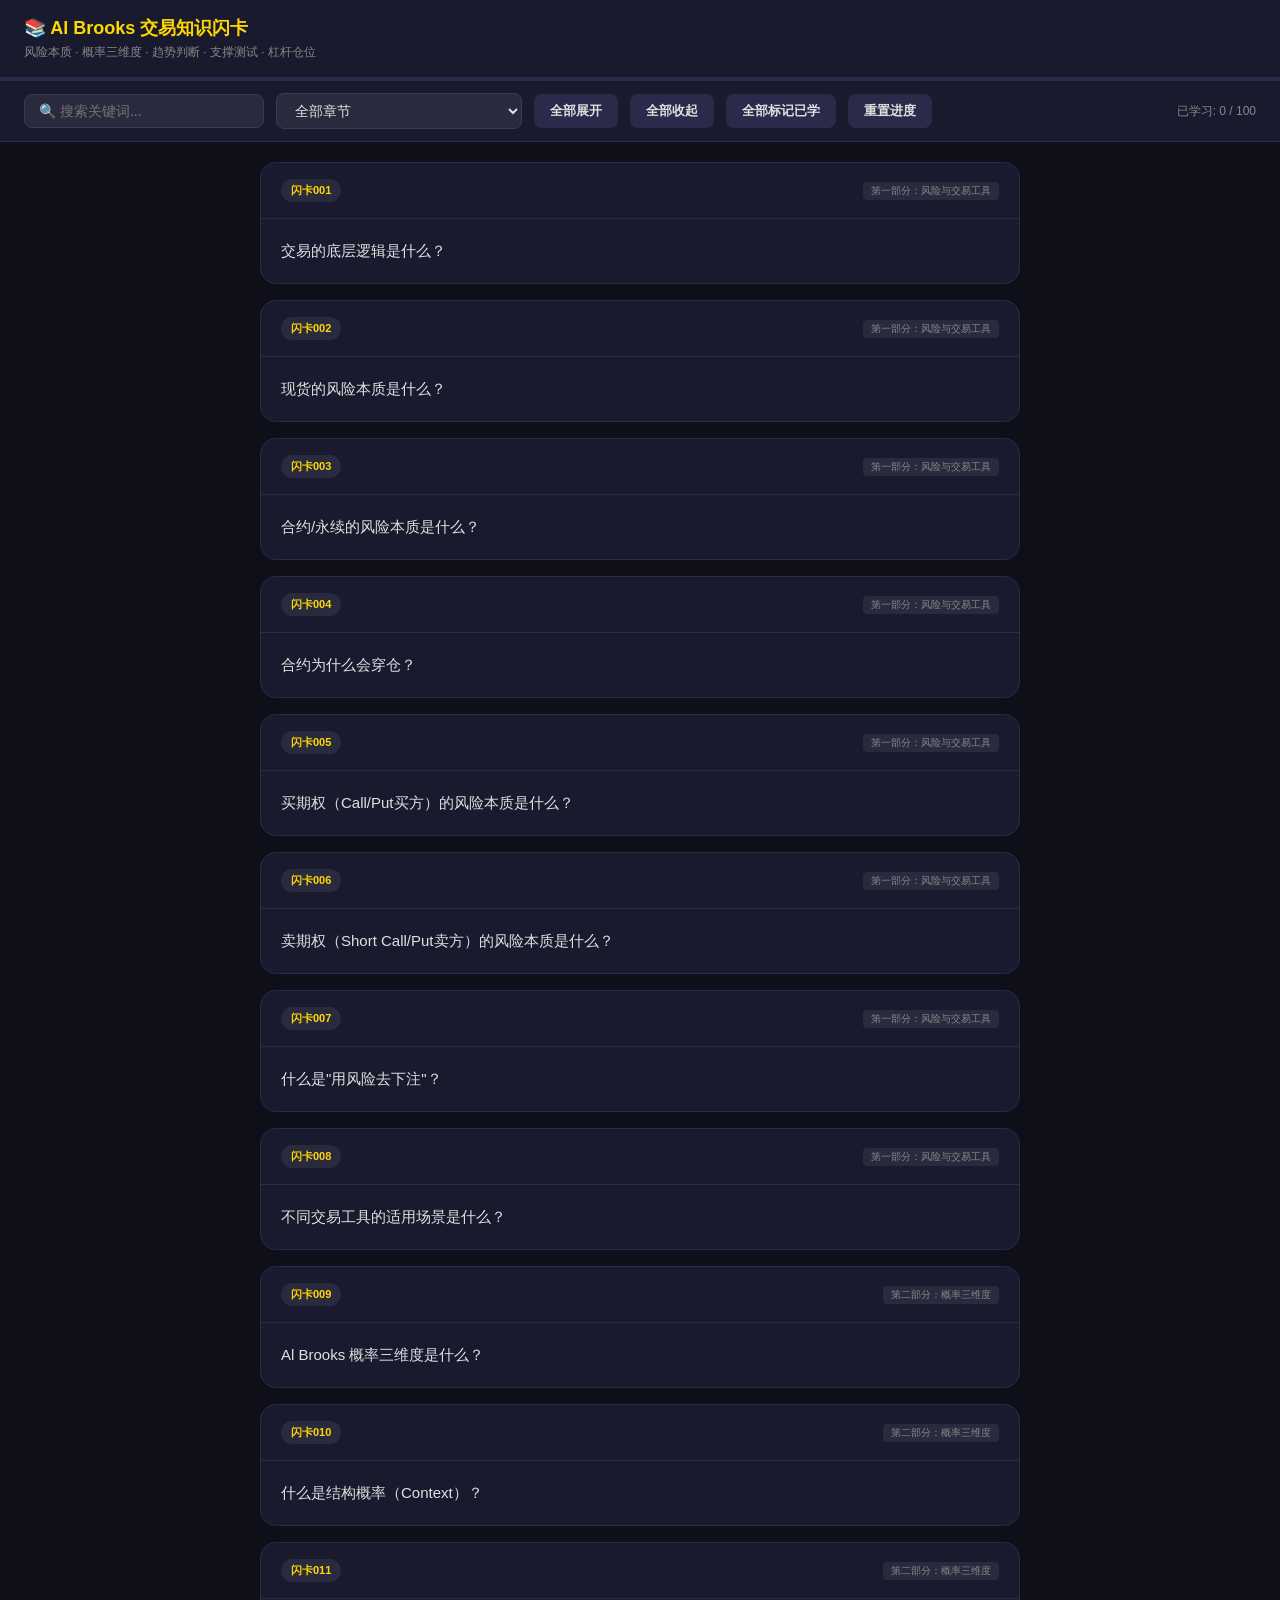
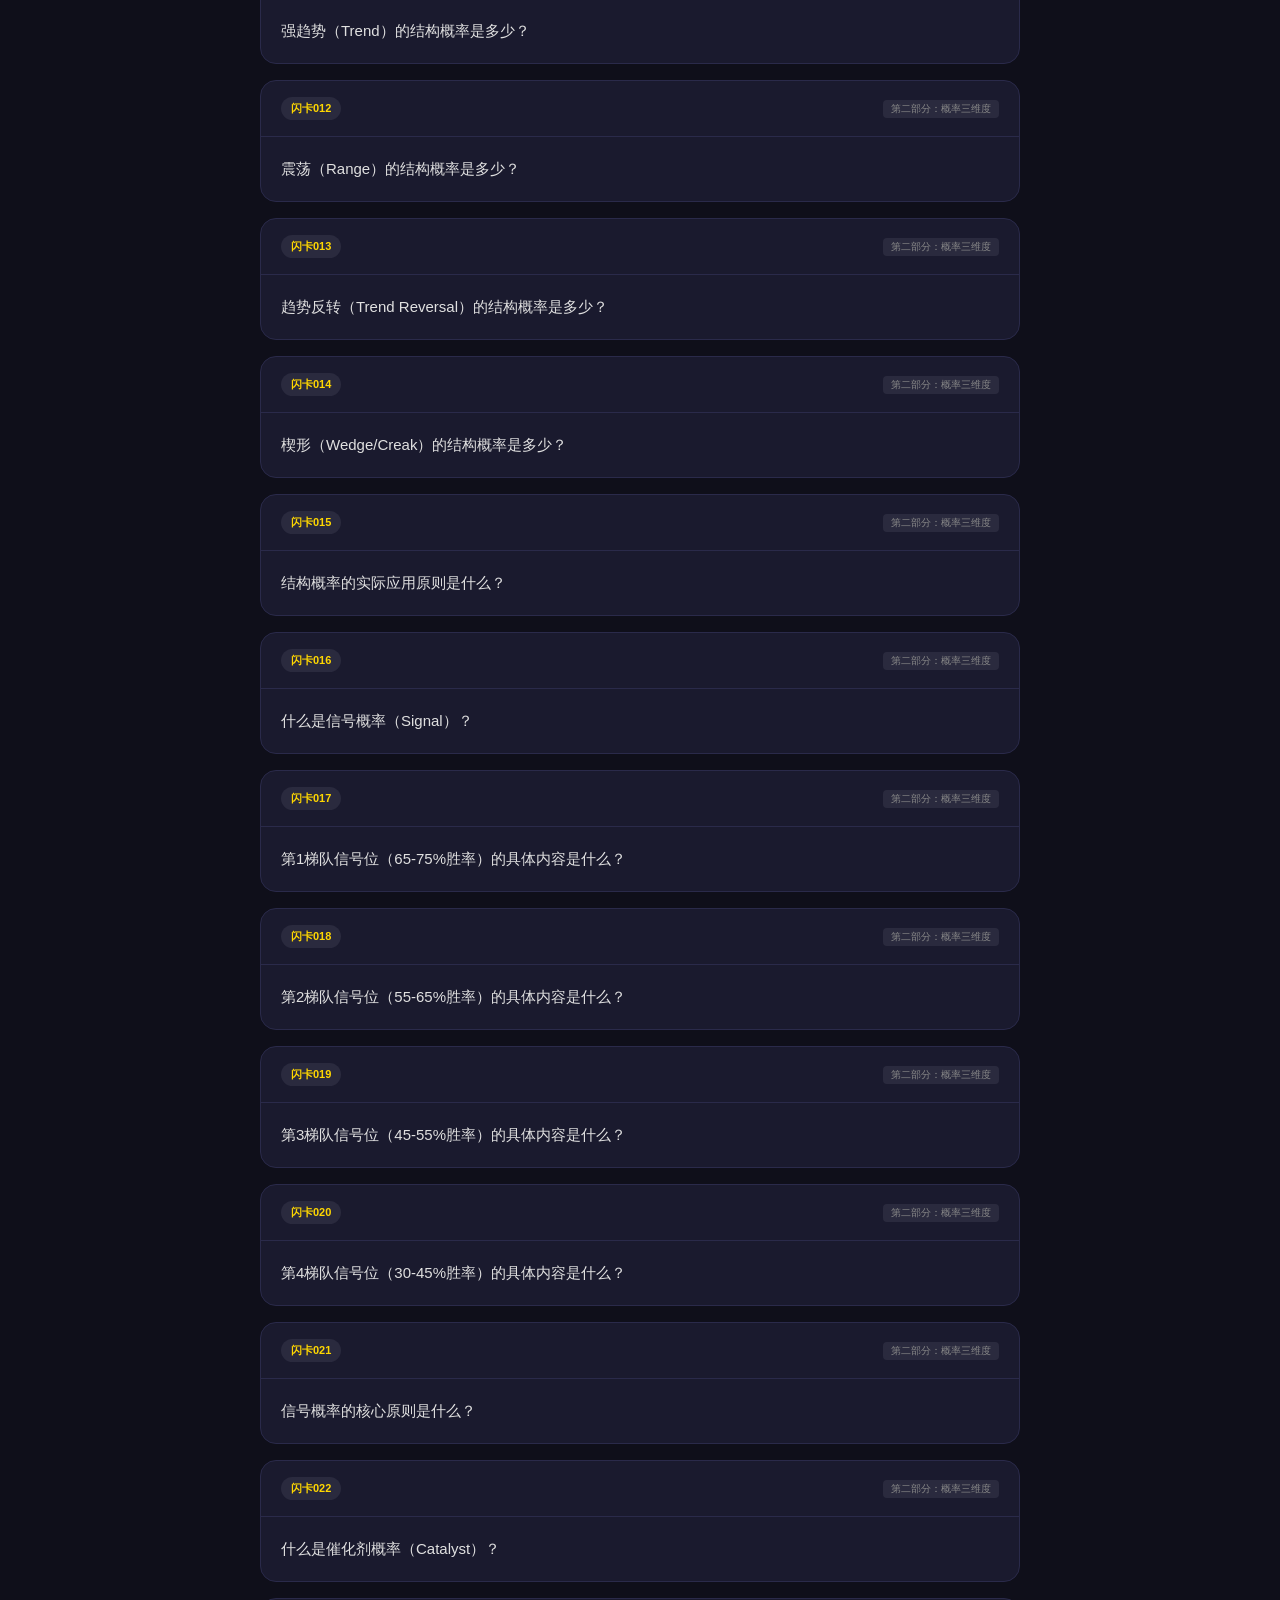
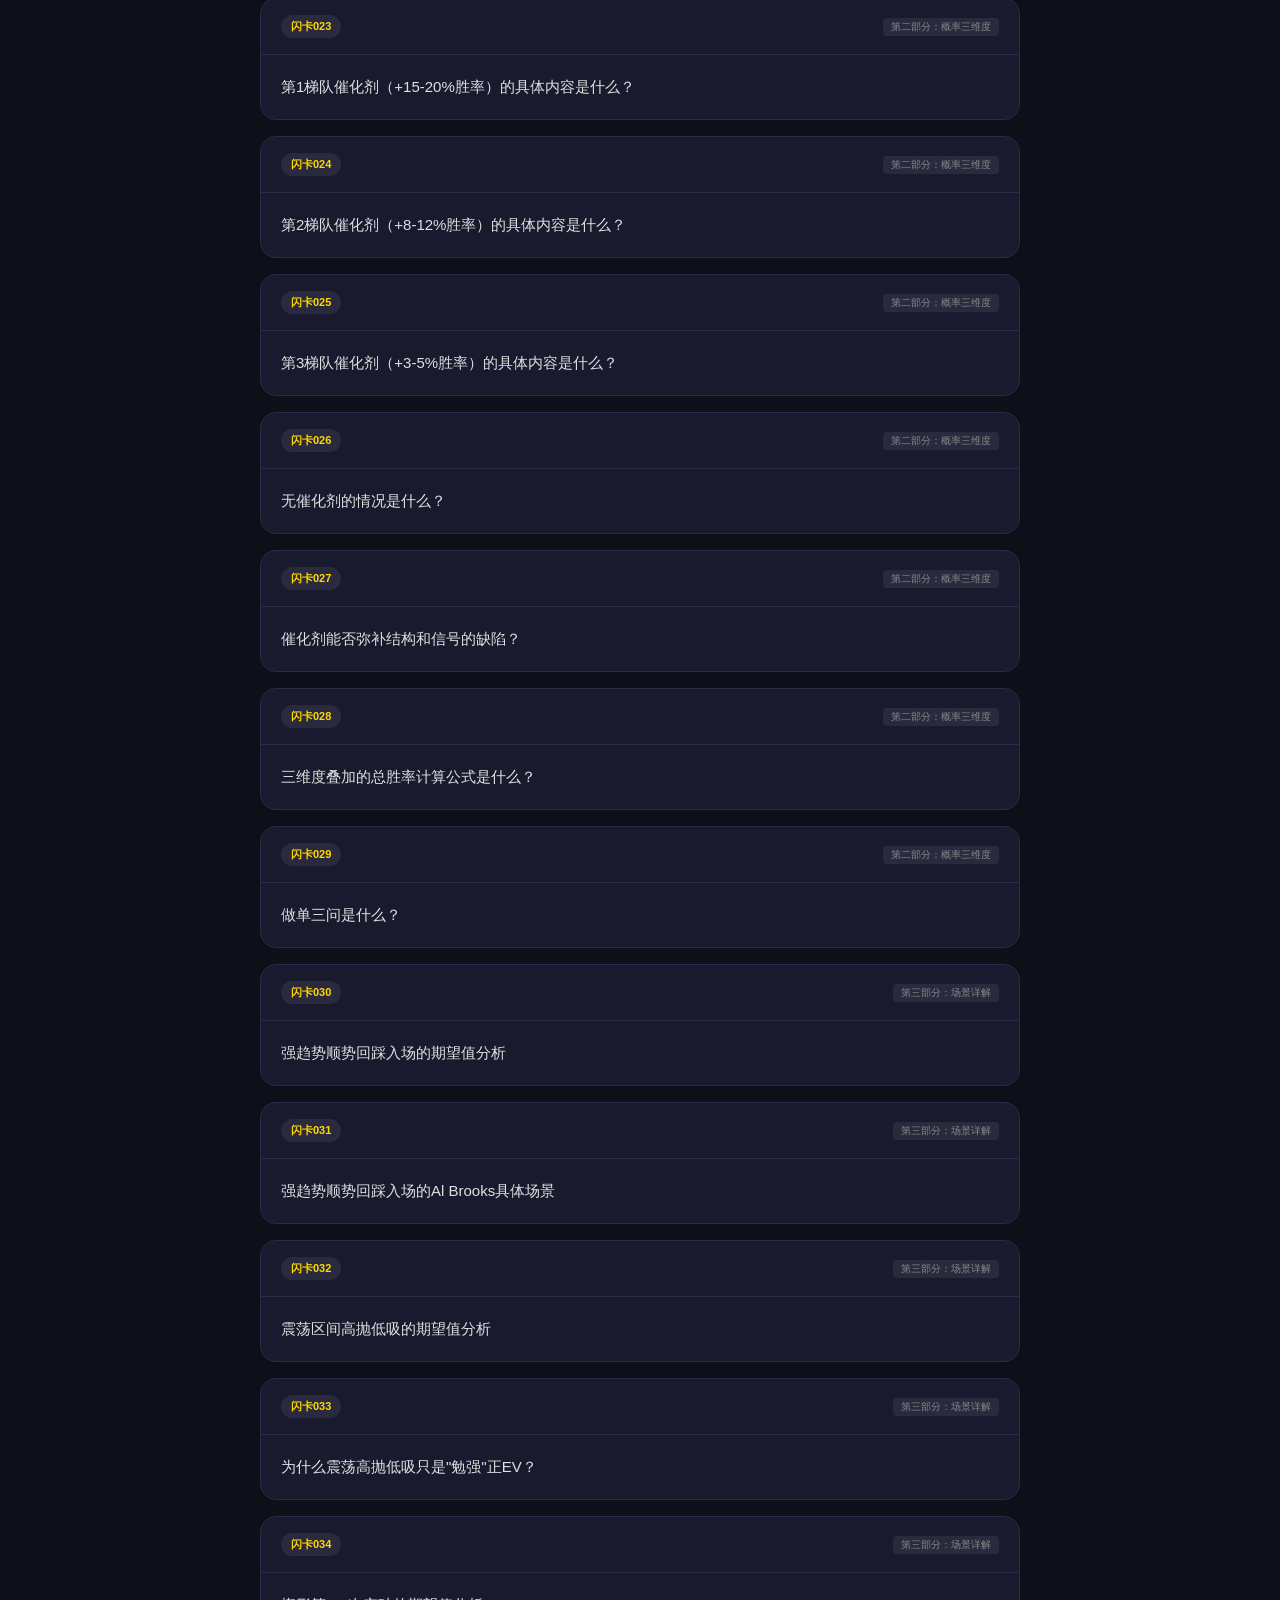
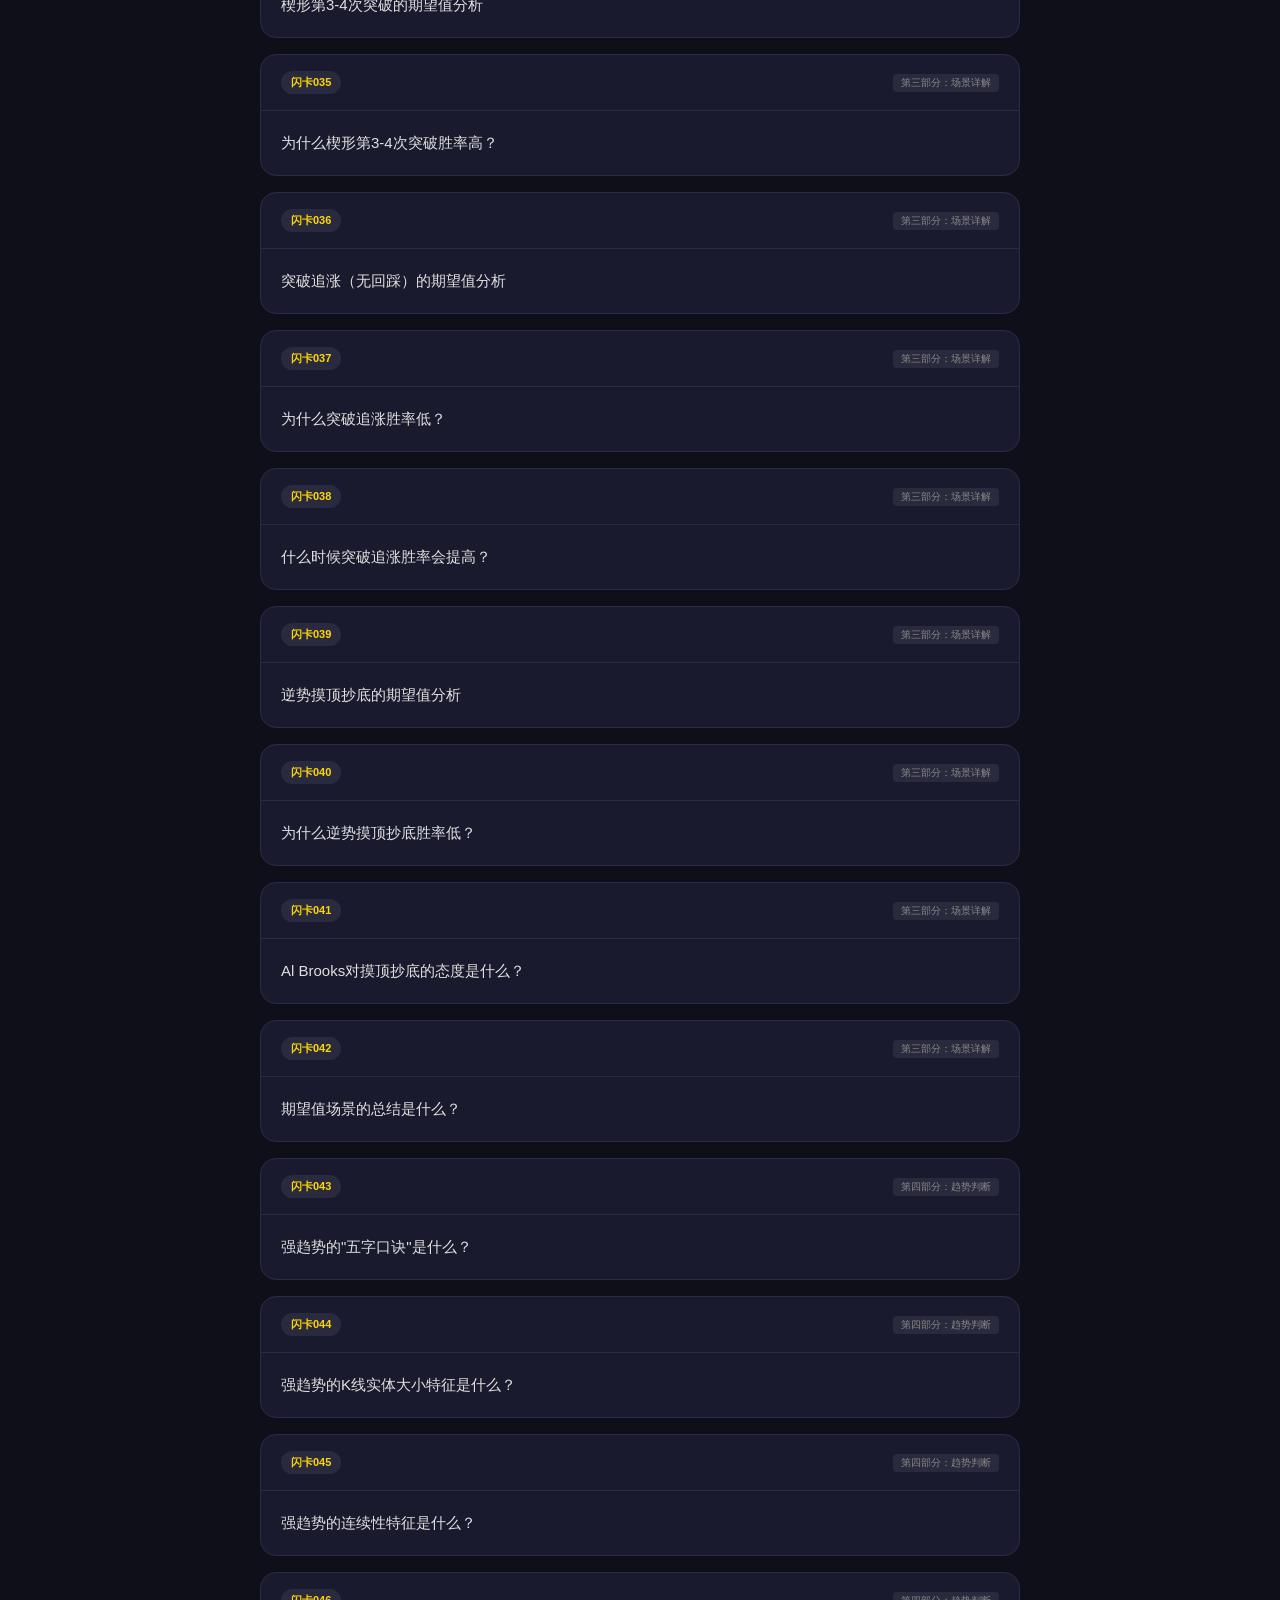
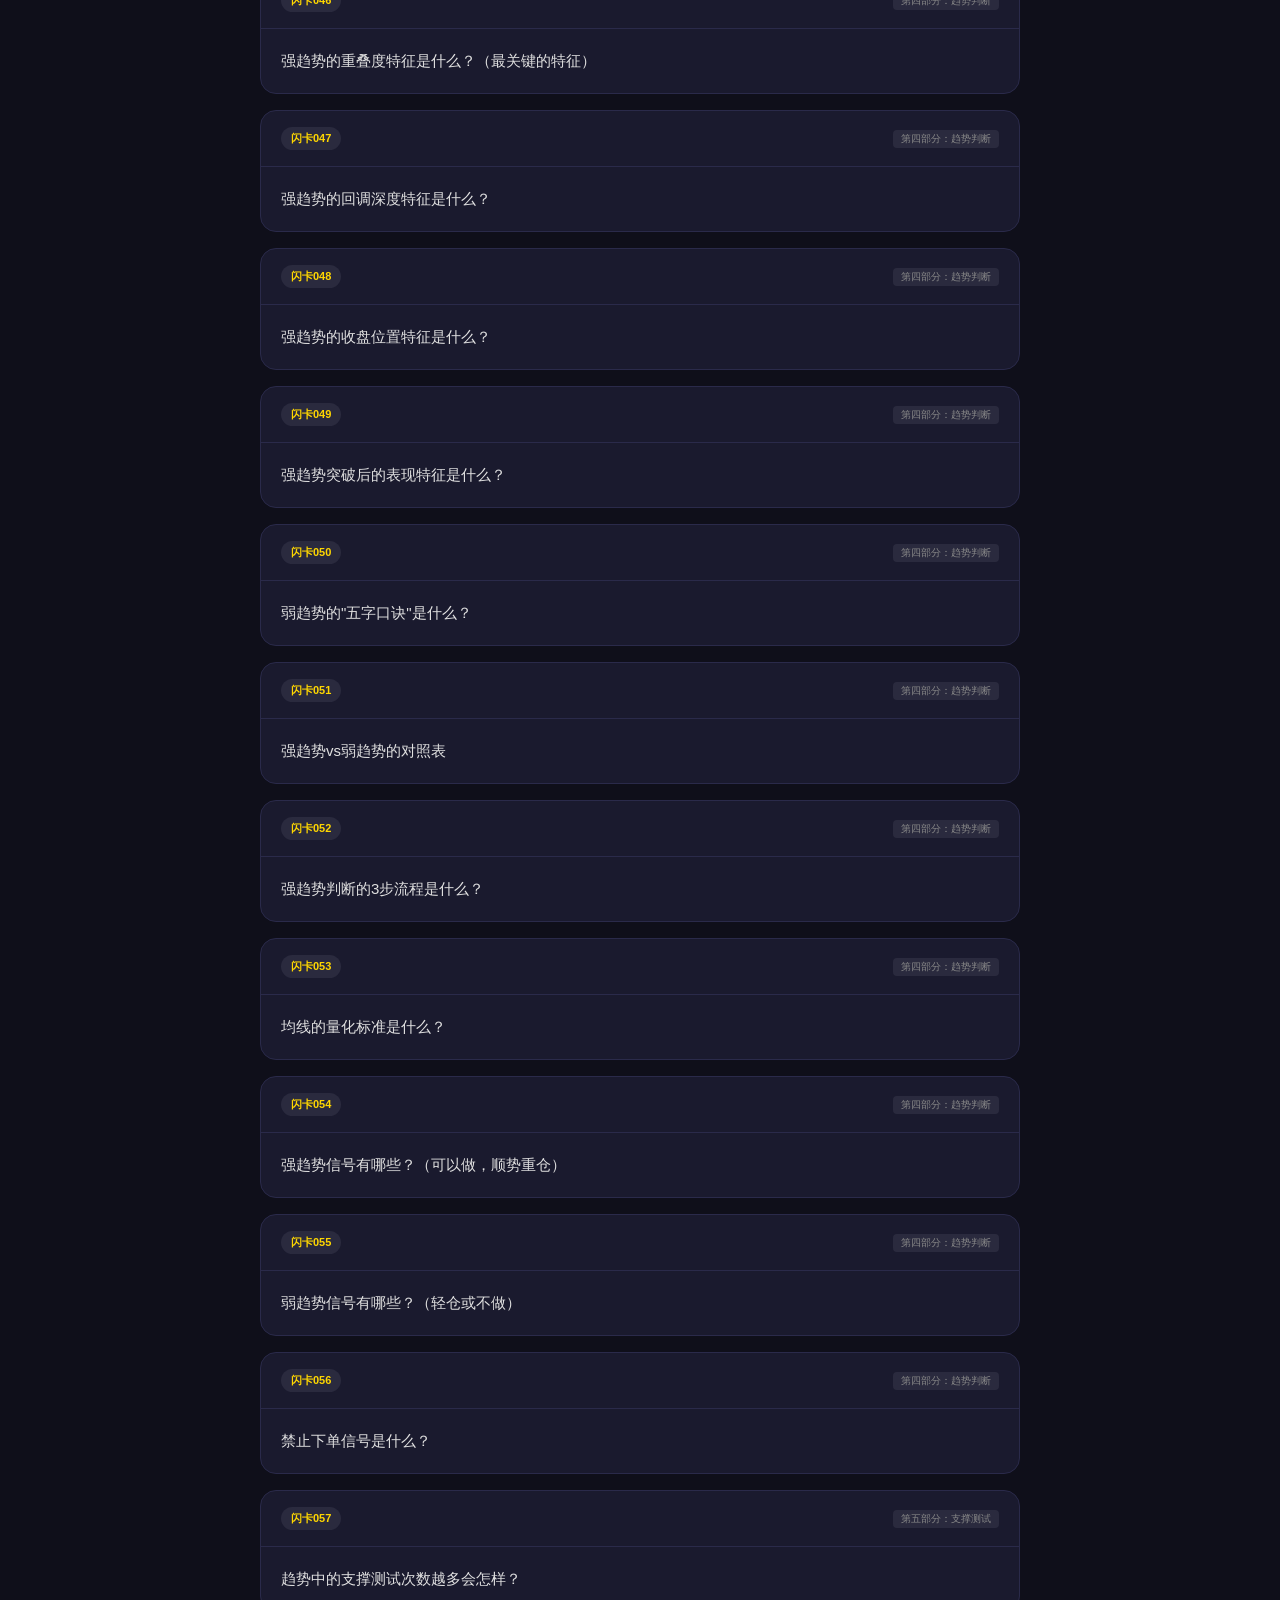
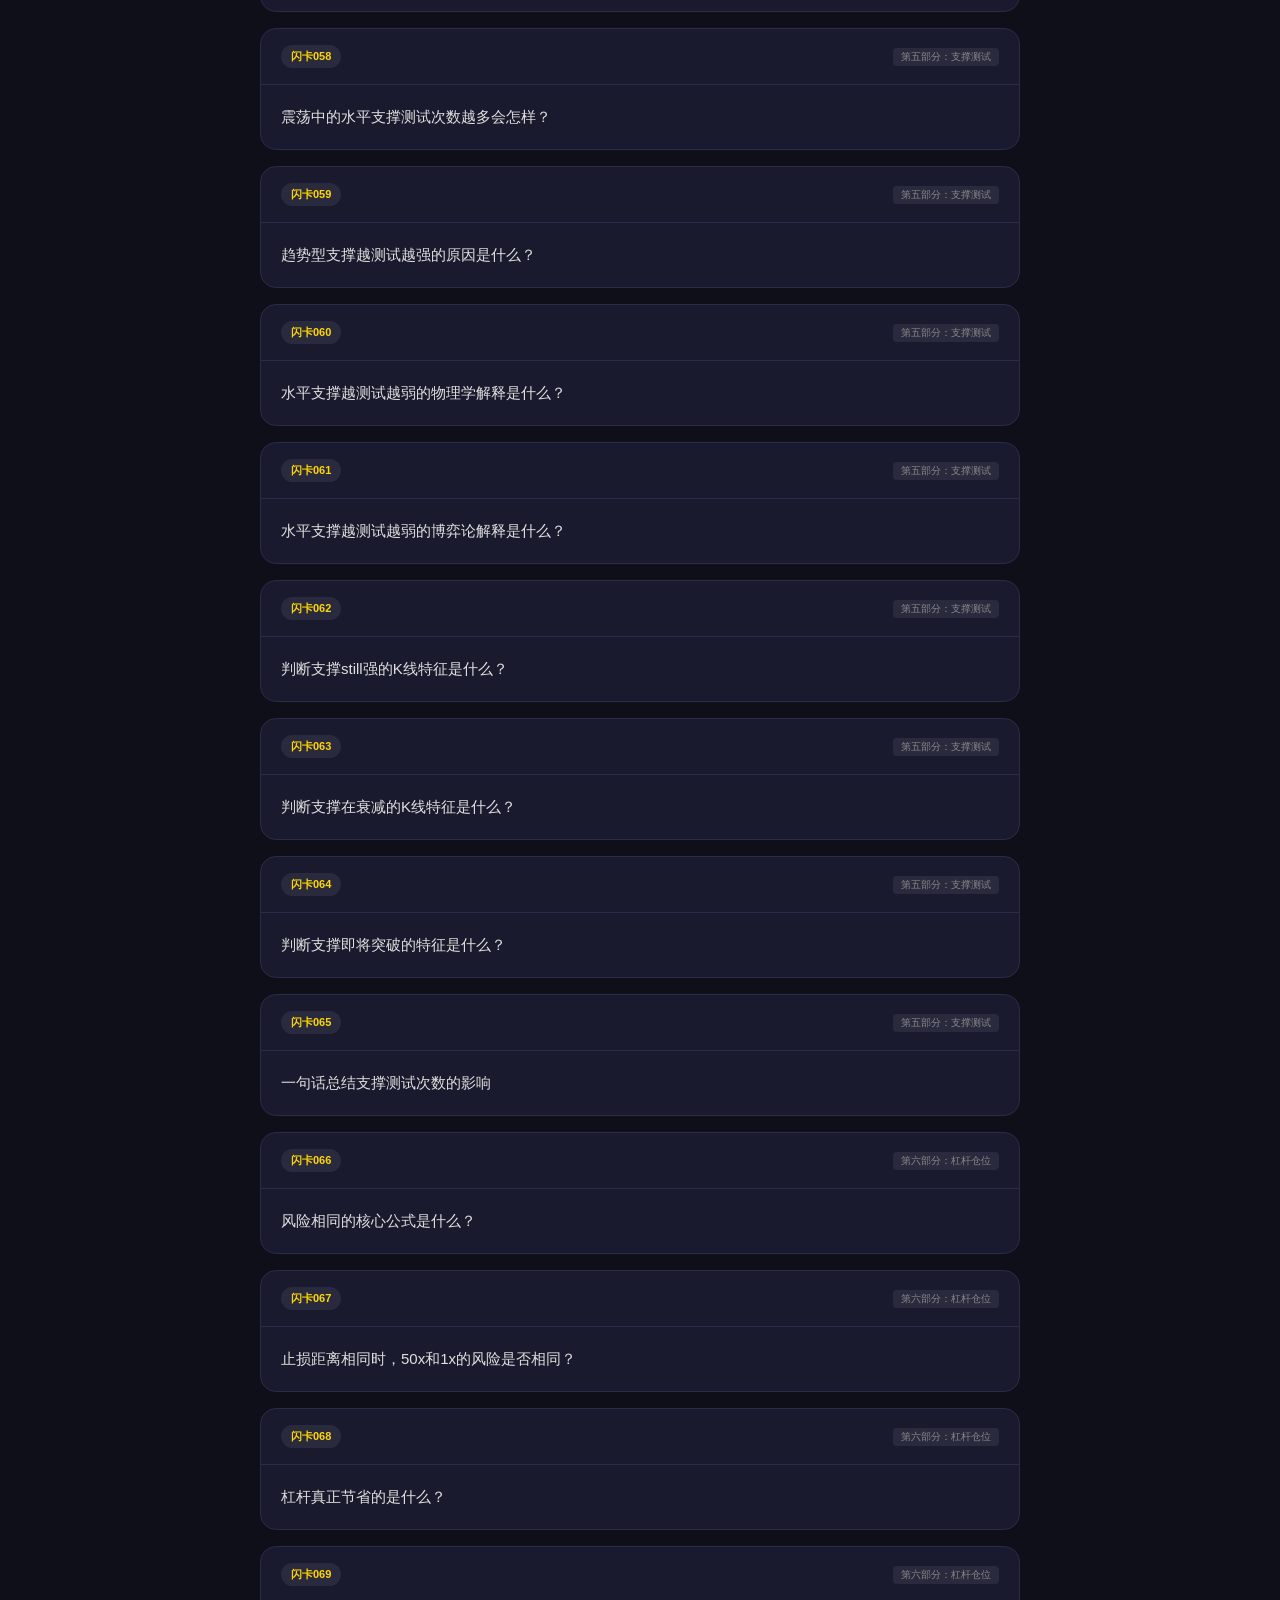
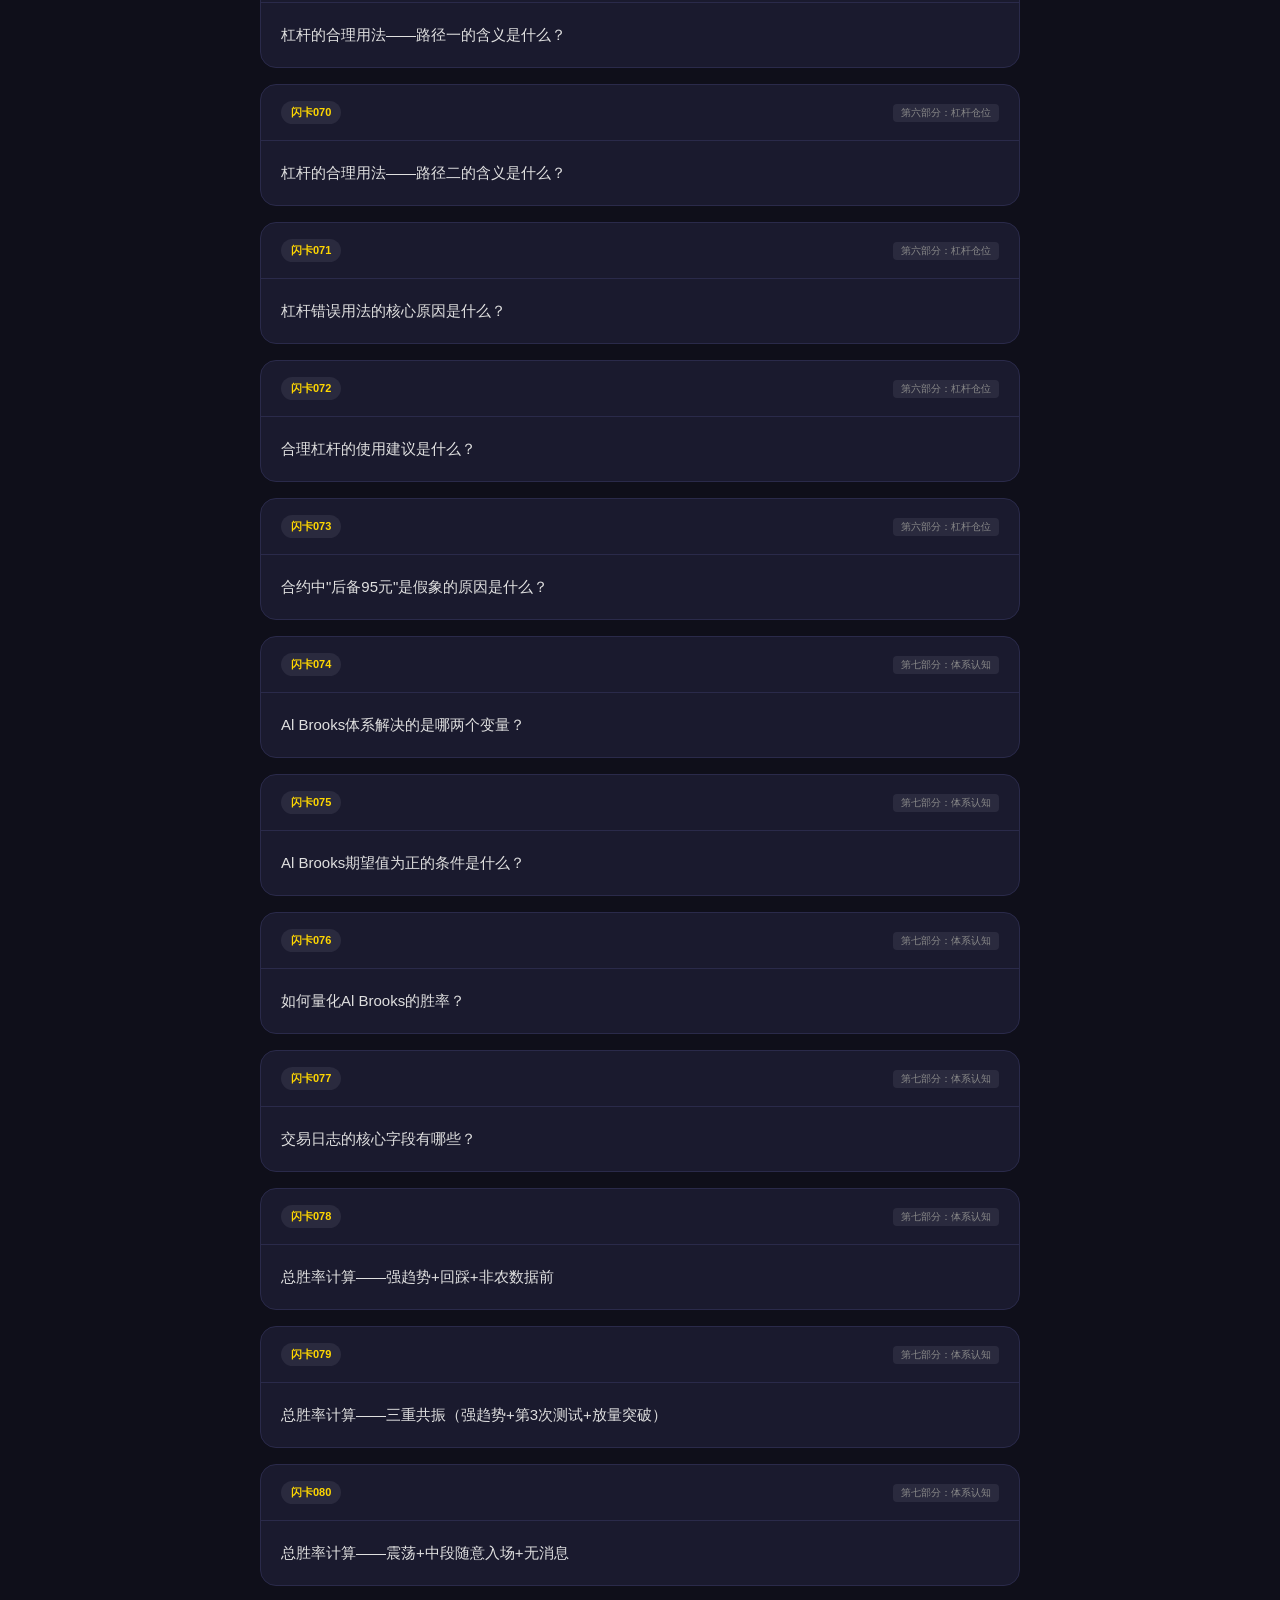
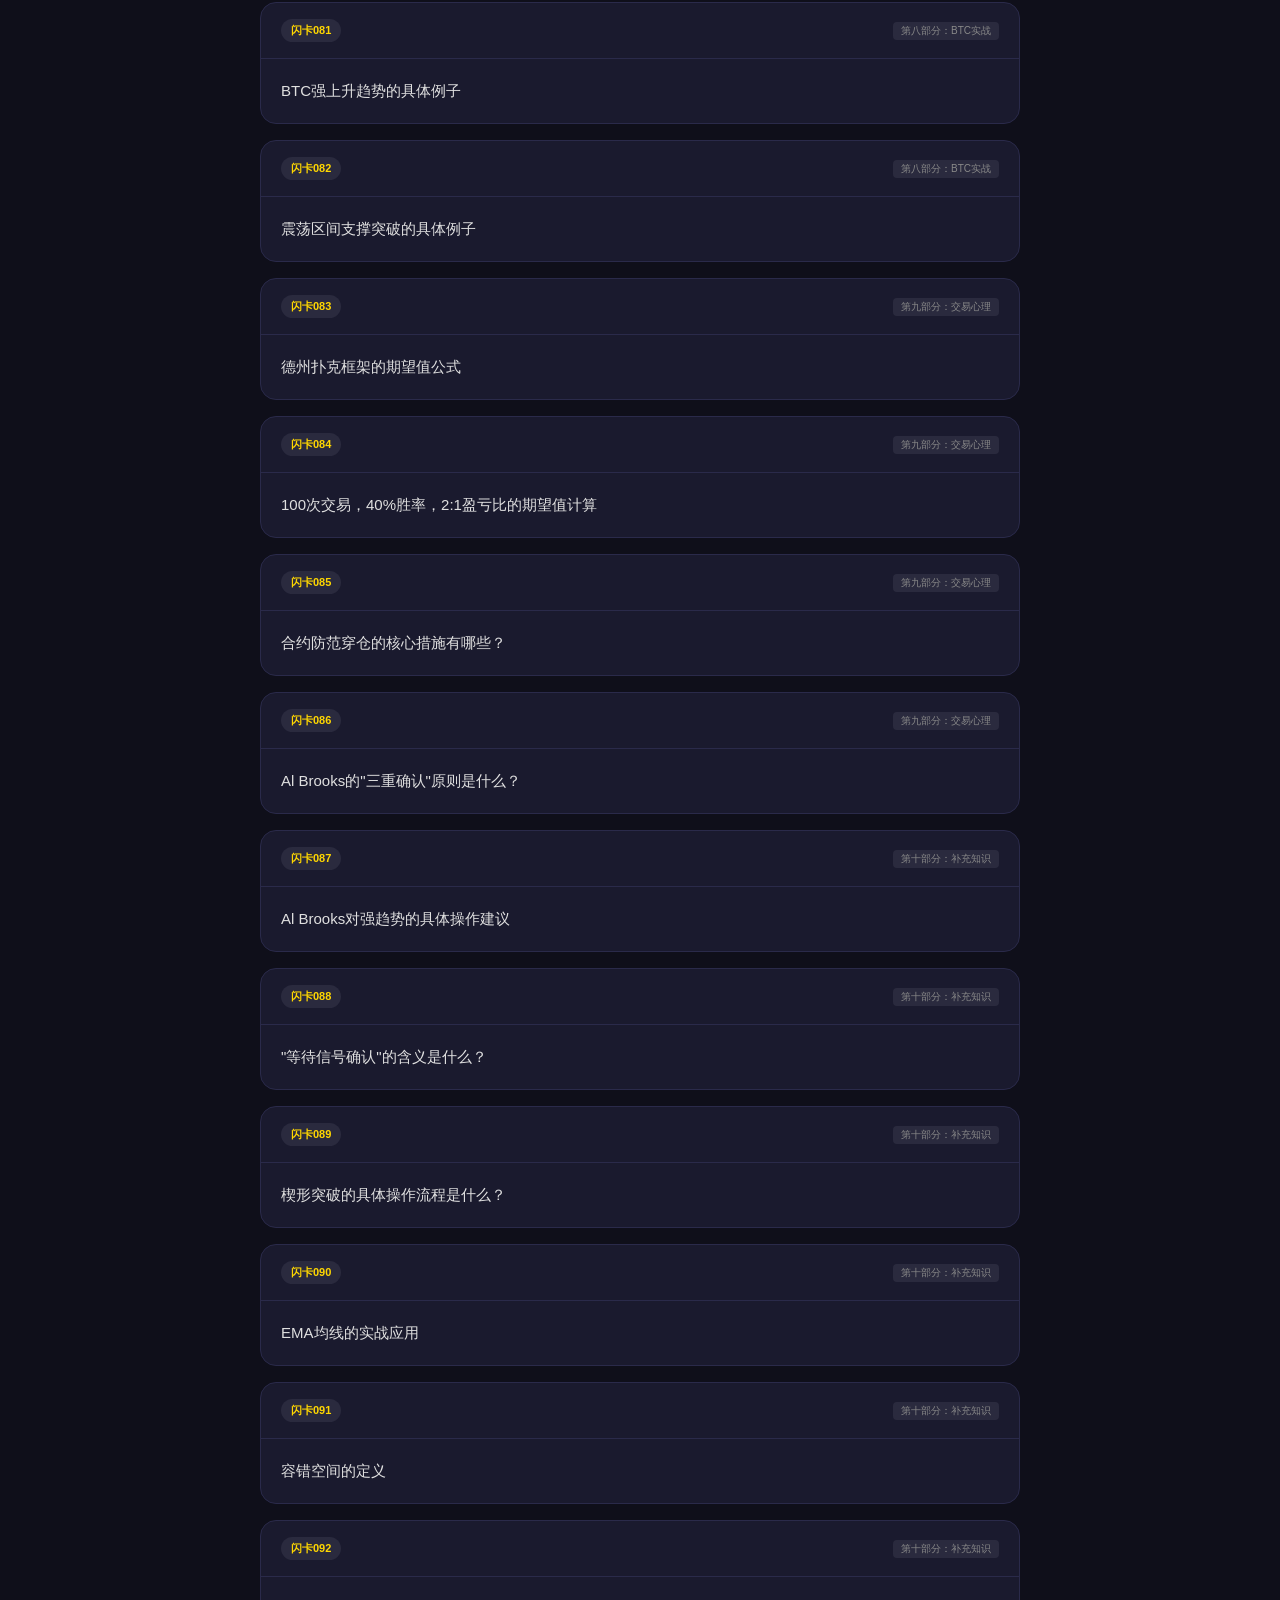
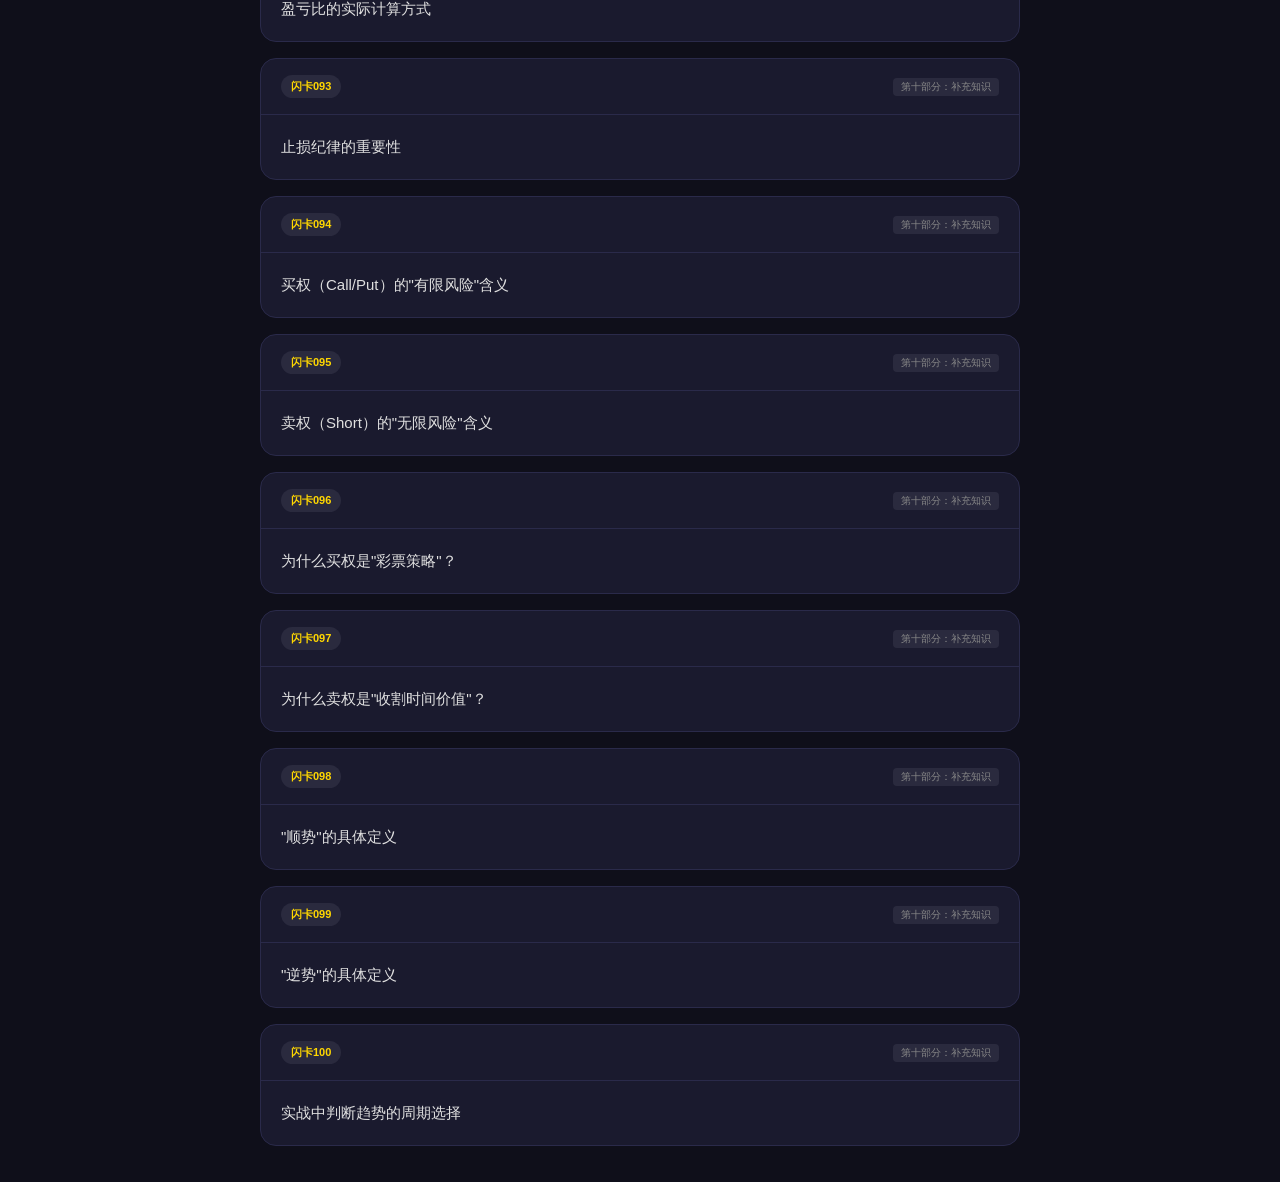
<file: al-brooks-flashcards.html>
<!DOCTYPE html>
<html lang="zh-CN">
<head>
<meta charset="UTF-8">
<meta name="viewport" content="width=device-width, initial-scale=1.0">
<title>Al Brooks 交易知识闪卡</title>
<style>
* { margin: 0; padding: 0; box-sizing: border-box; }
body { font-family: -apple-system, BlinkMacSystemFont, 'Segoe UI', sans-serif; background: #0f0f1a; color: #e0e0e0; min-height: 100vh; }
.header { background: #1a1a2e; border-bottom: 1px solid #2a2a4a; padding: 16px 24px; position: sticky; top: 0; z-index: 100; }
.header h1 { font-size: 18px; color: #ffd700; font-weight: 600; }
.header .subtitle { font-size: 12px; color: #888; margin-top: 4px; }
.toolbar { background: #1a1a2e; padding: 12px 24px; border-bottom: 1px solid #2a2a4a; display: flex; gap: 12px; flex-wrap: wrap; align-items: center; }
.toolbar input[type="text"] { background: #2a2a3e; border: 1px solid #3a3a5a; color: #e0e0e0; padding: 8px 14px; border-radius: 8px; font-size: 14px; width: 240px; }
.toolbar input[type="text"]:focus { outline: none; border-color: #ffd700; }
.toolbar select { background: #2a2a3e; border: 1px solid #3a3a5a; color: #e0e0e0; padding: 8px 14px; border-radius: 8px; font-size: 14px; }
.toolbar .btn { background: #ffd700; color: #0f0f1a; border: none; padding: 8px 16px; border-radius: 8px; font-size: 13px; font-weight: 600; cursor: pointer; transition: all 0.2s; }
.toolbar .btn:hover { background: #ffea00; }
.toolbar .btn.secondary { background: #2a2a4a; color: #e0e0e0; }
.toolbar .btn.secondary:hover { background: #3a3a5a; }
.toolbar .stats { font-size: 12px; color: #888; margin-left: auto; }
.progress-bar { height: 3px; background: #2a2a4a; width: 100%; }
.progress-bar .fill { height: 100%; background: #ffd700; width: 0%; transition: width 0.3s; }
.card-container { max-width: 800px; margin: 0 auto; padding: 20px; }
.card { background: #1a1a2e; border-radius: 16px; margin-bottom: 16px; overflow: hidden; border: 1px solid #2a2a4a; }
.card-header { padding: 16px 20px; display: flex; justify-content: space-between; align-items: center; border-bottom: 1px solid #2a2a4a; }
.card-num { font-size: 11px; color: #ffd700; font-weight: 600; background: #2a2a3e; padding: 4px 10px; border-radius: 20px; }
.card-section { font-size: 10px; color: #888; padding: 2px 8px; background: #2a2a3e; border-radius: 4px; }
.card-question { padding: 20px; cursor: pointer; position: relative; }
.card-question:hover { background: #1e1e35; }
.card-question h3 { font-size: 15px; color: #e0e0e0; line-height: 1.6; font-weight: 500; }
.answer { display: none; }
.answer.open { display: block; padding: 16px 20px; border-top: 1px solid #2a2a4a; }
.answer h4 { font-size: 11px; color: #ffd700; text-transform: uppercase; letter-spacing: 1px; margin-bottom: 12px; font-weight: 600; }
.answer p, .answer li { font-size: 14px; color: #c0c0d0; line-height: 1.75; }
.answer ul { padding-left: 20px; }
.answer table { width: 100%; border-collapse: collapse; margin: 10px 0; font-size: 13px; }
.answer th { background: #2a2a3e; color: #ffd700; padding: 8px 12px; text-align: left; font-weight: 600; }
.answer td { background: #1e1e35; color: #c0c0d0; padding: 8px 12px; }
.answer code { background: #2a2a3e; color: #ffd700; padding: 2px 6px; border-radius: 4px; font-size: 12px; }
.toggle-icon { font-size: 20px; color: #ffd700; transition: transform 0.3s; }
.card.answered .toggle-icon { transform: rotate(180deg); }
.no-results { text-align: center; padding: 60px 20px; color: #666; font-size: 15px; }
.hidden { display: none; }
</style>
</head>
<body>

<div class="header">
  <h1>📚 Al Brooks 交易知识闪卡</h1>
  <div class="subtitle">风险本质 · 概率三维度 · 趋势判断 · 支撑测试 · 杠杆仓位</div>
</div>
<div class="progress-bar"><div class="fill" id="progressFill"></div></div>

<div class="toolbar">
  <input type="text" id="searchInput" placeholder="🔍 搜索关键词...">
  <select id="sectionFilter">
    <option value="">全部章节</option>
    <option value="风险工具">第一部分：风险与交易工具</option>
    <option value="概率三维度">第二部分：概率三维度</option>
    <option value="场景详解">第三部分：快速参考表场景详解</option>
    <option value="趋势判断">第四部分：趋势判断</option>
    <option value="支撑测试">第五部分：支撑位测试次数</option>
    <option value="杠杆仓位">第六部分：杠杆与仓位管理</option>
    <option value="体系认知">第七部分：体系与交易认知</option>
    <option value="BTC实战">第八部分：BTC实战应用</option>
    <option value="风控心理">第九部分：交易心理与风控</option>
    <option value="补充知识">第十部分：补充知识点</option>
  </select>
  <button class="btn secondary" id="showAllBtn">全部展开</button>
  <button class="btn secondary" id="hideAllBtn">全部收起</button>
  <button class="btn secondary" id="markAllBtn">全部标记已学</button>
  <button class="btn secondary" id="resetBtn">重置进度</button>
  <div class="stats" id="stats">已学习: 0 / 100</div>
</div>

<div class="card-container" id="cardContainer"><div class="card" id="card-闪卡001">
    <div class="card-header">
        <span class="card-num">闪卡001</span>
        <span class="card-section">第一部分：风险与交易工具</span>
    </div>
    <div class="card-question" onclick="toggleCard('闪卡001')" style="cursor:pointer">
        <h3>交易的底层逻辑是什么？</h3>
    </div>
    <div class="answer">
        <h4>答案</h4>
        <p>交易的底层逻辑是期望值（EV）框架：

EV = 概率(P) × 盈亏比(R) - 成本(C)

每次下注 = 用有限风险（止损/权利金）去博"概率 × 盈亏比"这个乘积

只要 EV &gt; 0，这笔交易就是数学上正确的。</p>
    </div>
</div>
<div class="card" id="card-闪卡002">
    <div class="card-header">
        <span class="card-num">闪卡002</span>
        <span class="card-section">第一部分：风险与交易工具</span>
    </div>
    <div class="card-question" onclick="toggleCard('闪卡002')" style="cursor:pointer">
        <h3>现货的风险本质是什么？</h3>
    </div>
    <div class="answer">
        <h4>答案</h4>
        <p>现货的风险本质是方向性损失 + 止损纪律

最大损失 = 本金全部（若不止损）
核心变量：方向 + 止损纪律</p>
    </div>
</div>
<div class="card" id="card-闪卡003">
    <div class="card-header">
        <span class="card-num">闪卡003</span>
        <span class="card-section">第一部分：风险与交易工具</span>
    </div>
    <div class="card-question" onclick="toggleCard('闪卡003')" style="cursor:pointer">
        <h3>合约/永续的风险本质是什么？</h3>
    </div>
    <div class="answer">
        <h4>答案</h4>
        <p>合约/永续的风险本质是杠杆放大损失

最大损失 = 本金全部 + 可能穿仓
核心变量：方向 + 杠杆倍数 + 止损纪律
穿仓原因：杠杆 + 强平机制 + 流动性断层三者叠加</p>
    </div>
</div>
<div class="card" id="card-闪卡004">
    <div class="card-header">
        <span class="card-num">闪卡004</span>
        <span class="card-section">第一部分：风险与交易工具</span>
    </div>
    <div class="card-question" onclick="toggleCard('闪卡004')" style="cursor:pointer">
        <h3>合约为什么会穿仓？</h3>
    </div>
    <div class="answer">
        <h4>答案</h4>
        <p>核心原因是杠杆 + 强平机制 + 流动性断层三者叠加：

1. 仓位亏损 → 扣减保证金
2. 触及强平线 → 交易所强制平仓
3. 价格断层 → 实际成交价跳过强平价

插针是最常见的穿仓场景（暴跌时强平价下方无流动性，实际成交价远低于强平价）</p>
    </div>
</div>
<div class="card" id="card-闪卡005">
    <div class="card-header">
        <span class="card-num">闪卡005</span>
        <span class="card-section">第一部分：风险与交易工具</span>
    </div>
    <div class="card-question" onclick="toggleCard('闪卡005')" style="cursor:pointer">
        <h3>买期权（Call/Put买方）的风险本质是什么？</h3>
    </div>
    <div class="answer">
        <h4>答案</h4>
        <p>买期权（Call/Put买方）的风险本质是权利金损失（有限风险）

Call买方最大损失 = 已付权利金（价格归零也只亏这么多）
Put买方最大损失 = 已付权利金
核心变量：时间价值衰减（Theta）</p>
    </div>
</div>
<div class="card" id="card-闪卡006">
    <div class="card-header">
        <span class="card-num">闪卡006</span>
        <span class="card-section">第一部分：风险与交易工具</span>
    </div>
    <div class="card-question" onclick="toggleCard('闪卡006')" style="cursor:pointer">
        <h3>卖期权（Short Call/Put卖方）的风险本质是什么？</h3>
    </div>
    <div class="answer">
        <h4>答案</h4>
        <p>卖期权（Short Call/Put卖方）的风险本质是理论上无限的敞口风险

Short Put = 被行权需按约定价格接盘 + 保证金被追缴
Short Call = 被行权需按约定价格卖出 + 保证金被追缴
最大盈利 = 权利金，最大损失 = 理论无限（标的价格跌到0）
核心变量：方向 + 波动率 + 时间</p>
    </div>
</div>
<div class="card" id="card-闪卡007">
    <div class="card-header">
        <span class="card-num">闪卡007</span>
        <span class="card-section">第一部分：风险与交易工具</span>
    </div>
    <div class="card-question" onclick="toggleCard('闪卡007')" style="cursor:pointer">
        <h3>什么是&quot;用风险去下注&quot;？</h3>
    </div>
    <div class="answer">
        <h4>答案</h4>
        <p>"用风险去下注"这句话的含义是：每次交易都是用有限风险（止损损失/权利金）去博"概率 × 盈亏比"这个乘积。只要EV为正，这笔交易就是数学上正确的。</p>
    </div>
</div>
<div class="card" id="card-闪卡008">
    <div class="card-header">
        <span class="card-num">闪卡008</span>
        <span class="card-section">第一部分：风险与交易工具</span>
    </div>
    <div class="card-question" onclick="toggleCard('闪卡008')" style="cursor:pointer">
        <h3>不同交易工具的适用场景是什么？</h3>
    </div>
    <div class="answer">
        <h4>答案</h4>
        <p>不同交易工具分别适合：

• 现货：高概率 + 中等盈亏比（趋势跟踪）
• 合约：中等概率 + 高盈亏比（PA精准入场）
• 买期权：低概率 + 极高盈亏比（彩票策略）
• 卖期权：高概率 + 低盈亏比（收割时间价值）

共同点：都是用"有限风险"换取"不确定但可计算的正期望"</p>
    </div>
</div>
<div class="card" id="card-闪卡009">
    <div class="card-header">
        <span class="card-num">闪卡009</span>
        <span class="card-section">第二部分：概率三维度</span>
    </div>
    <div class="card-question" onclick="toggleCard('闪卡009')" style="cursor:pointer">
        <h3>Al Brooks 概率三维度是什么？</h3>
    </div>
    <div class="answer">
        <h4>答案</h4>
        <p>概率的三个来源 = 结构概率 × 信号概率 × 催化剂概率</p>
    </div>
</div>
<div class="card" id="card-闪卡010">
    <div class="card-header">
        <span class="card-num">闪卡010</span>
        <span class="card-section">第二部分：概率三维度</span>
    </div>
    <div class="card-question" onclick="toggleCard('闪卡010')" style="cursor:pointer">
        <h3>什么是结构概率（Context）？</h3>
    </div>
    <div class="answer">
        <h4>答案</h4>
        <p>结构概率回答"现在的市场在哪里？"的问题，是全局视角，决定了高概率方向和低风险入场点。</p>
    </div>
</div>
<div class="card" id="card-闪卡011">
    <div class="card-header">
        <span class="card-num">闪卡011</span>
        <span class="card-section">第二部分：概率三维度</span>
    </div>
    <div class="card-question" onclick="toggleCard('闪卡011')" style="cursor:pointer">
        <h3>强趋势（Trend）的结构概率是多少？</h3>
    </div>
    <div class="answer">
        <h4>答案</h4>
        <p>强趋势下：
• 顺势方向胜率：70-80%
• 逆势方向胜率：20-30%

特征：均线多头排列/空头排列 + 高点低点不断抬高/降低</p>
    </div>
</div>
<div class="card" id="card-闪卡012">
    <div class="card-header">
        <span class="card-num">闪卡012</span>
        <span class="card-section">第二部分：概率三维度</span>
    </div>
    <div class="card-question" onclick="toggleCard('闪卡012')" style="cursor:pointer">
        <h3>震荡（Range）的结构概率是多少？</h3>
    </div>
    <div class="answer">
        <h4>答案</h4>
        <p>震荡市场下：
• 高抛低吸胜率：50-55%
• 追涨杀跌胜率：45-50%

特征：价格在两条水平线之间来回</p>
    </div>
</div>
<div class="card" id="card-闪卡013">
    <div class="card-header">
        <span class="card-num">闪卡013</span>
        <span class="card-section">第二部分：概率三维度</span>
    </div>
    <div class="card-question" onclick="toggleCard('闪卡013')" style="cursor:pointer">
        <h3>趋势反转（Trend Reversal）的结构概率是多少？</h3>
    </div>
    <div class="answer">
        <h4>答案</h4>
        <p>趋势反转初期：
• 顺势胜率：40-50%
• 逆势摸顶抄底胜率：55-65%

特征：动能减弱，出现背离，突破均线</p>
    </div>
</div>
<div class="card" id="card-闪卡014">
    <div class="card-header">
        <span class="card-num">闪卡014</span>
        <span class="card-section">第二部分：概率三维度</span>
    </div>
    <div class="card-question" onclick="toggleCard('闪卡014')" style="cursor:pointer">
        <h3>楔形（Wedge/Creak）的结构概率是多少？</h3>
    </div>
    <div class="answer">
        <h4>答案</h4>
        <p>楔形突破方向胜率：60-70%（第3-4次更强）

特征：上升/下降楔形，震荡区间收窄</p>
    </div>
</div>
<div class="card" id="card-闪卡015">
    <div class="card-header">
        <span class="card-num">闪卡015</span>
        <span class="card-section">第二部分：概率三维度</span>
    </div>
    <div class="card-question" onclick="toggleCard('闪卡015')" style="cursor:pointer">
        <h3>结构概率的实际应用原则是什么？</h3>
    </div>
    <div class="answer">
        <h4>答案</h4>
        <p>结构概率的实战应用原则：

• 强趋势中：只顺势，只找回踩入场，不做逆势，不猜顶底
• 震荡中：高抛低吸，不追破位，不持有"梦想仓位"
• 反转初期：开始轻仓试仓，止损要宽，不重仓追涨杀跌</p>
    </div>
</div>
<div class="card" id="card-闪卡016">
    <div class="card-header">
        <span class="card-num">闪卡016</span>
        <span class="card-section">第二部分：概率三维度</span>
    </div>
    <div class="card-question" onclick="toggleCard('闪卡016')" style="cursor:pointer">
        <h3>什么是信号概率（Signal）？</h3>
    </div>
    <div class="answer">
        <h4>答案</h4>
        <p>信号概率回答"入场点是否在关键位置？"的问题，入场点越接近关键结构，胜率越高。</p>
    </div>
</div>
<div class="card" id="card-闪卡017">
    <div class="card-header">
        <span class="card-num">闪卡017</span>
        <span class="card-section">第二部分：概率三维度</span>
    </div>
    <div class="card-question" onclick="toggleCard('闪卡017')" style="cursor:pointer">
        <h3>第1梯队信号位（65-75%胜率）的具体内容是什么？</h3>
    </div>
    <div class="answer">
        <h4>答案</h4>
        <p>第1梯队（65-75%胜率）：
• 第三次测试强支撑/压力（楔形第3-4次）
• 放量突破后的回踩（机构入场区）
• 二次测试趋势线/均线（双重确认）</p>
    </div>
</div>
<div class="card" id="card-闪卡018">
    <div class="card-header">
        <span class="card-num">闪卡018</span>
        <span class="card-section">第二部分：概率三维度</span>
    </div>
    <div class="card-question" onclick="toggleCard('闪卡018')" style="cursor:pointer">
        <h3>第2梯队信号位（55-65%胜率）的具体内容是什么？</h3>
    </div>
    <div class="answer">
        <h4>答案</h4>
        <p>第2梯队（55-65%胜率）：
• 第一次强支撑/压力（单根K线反转）
• 震荡区间边界（高抛低吸）
• 均线支撑/压力（EMA20/50/200）</p>
    </div>
</div>
<div class="card" id="card-闪卡019">
    <div class="card-header">
        <span class="card-num">闪卡019</span>
        <span class="card-section">第二部分：概率三维度</span>
    </div>
    <div class="card-question" onclick="toggleCard('闪卡019')" style="cursor:pointer">
        <h3>第3梯队信号位（45-55%胜率）的具体内容是什么？</h3>
    </div>
    <div class="answer">
        <h4>答案</h4>
        <p>第3梯队（45-55%胜率）：
• 中段震荡中的随机入场
• 均线金叉/死叉
• 指标背离</p>
    </div>
</div>
<div class="card" id="card-闪卡020">
    <div class="card-header">
        <span class="card-num">闪卡020</span>
        <span class="card-section">第二部分：概率三维度</span>
    </div>
    <div class="card-question" onclick="toggleCard('闪卡020')" style="cursor:pointer">
        <h3>第4梯队信号位（30-45%胜率）的具体内容是什么？</h3>
    </div>
    <div class="answer">
        <h4>答案</h4>
        <p>第4梯队（30-45%胜率）：
• 突破后追涨/杀跌（无回踩）
• 消息面驱动追单
• 指标钝化区强行入场</p>
    </div>
</div>
<div class="card" id="card-闪卡021">
    <div class="card-header">
        <span class="card-num">闪卡021</span>
        <span class="card-section">第二部分：概率三维度</span>
    </div>
    <div class="card-question" onclick="toggleCard('闪卡021')" style="cursor:pointer">
        <h3>信号概率的核心原则是什么？</h3>
    </div>
    <div class="answer">
        <h4>答案</h4>
        <p>信号胜率 = 位置精确度 × K线确认强度

• 位置精确度：关键支撑压力区（1-2%以内）→ ✅；中段模糊区 → ❌
• K线确认强度：三重确认（pin bar + 缩量 + 背离）→ ✅✅✅；单根反转K → ✅；无确认直接入场 → ❌</p>
    </div>
</div>
<div class="card" id="card-闪卡022">
    <div class="card-header">
        <span class="card-num">闪卡022</span>
        <span class="card-section">第二部分：概率三维度</span>
    </div>
    <div class="card-question" onclick="toggleCard('闪卡022')" style="cursor:pointer">
        <h3>什么是催化剂概率（Catalyst）？</h3>
    </div>
    <div class="answer">
        <h4>答案</h4>
        <p>催化剂概率回答"有没有推动价格继续走的力量？"的问题，没有催化剂的信号容易失败。</p>
    </div>
</div>
<div class="card" id="card-闪卡023">
    <div class="card-header">
        <span class="card-num">闪卡023</span>
        <span class="card-section">第二部分：概率三维度</span>
    </div>
    <div class="card-question" onclick="toggleCard('闪卡023')" style="cursor:pointer">
        <h3>第1梯队催化剂（+15-20%胜率）的具体内容是什么？</h3>
    </div>
    <div class="answer">
        <h4>答案</h4>
        <p>第1梯队（+15-20%胜率）：
• 财经数据发布（非农/CPI/利率决议）→ 数据后波动剧烈，顺势方向胜率高
• 突破重要整数关口（$60,000 / $100,000）→ 触发大量止损单 + 机构订单
• 放量突破关键结构（机构明显入场）</p>
    </div>
</div>
<div class="card" id="card-闪卡024">
    <div class="card-header">
        <span class="card-num">闪卡024</span>
        <span class="card-section">第二部分：概率三维度</span>
    </div>
    <div class="card-question" onclick="toggleCard('闪卡024')" style="cursor:pointer">
        <h3>第2梯队催化剂（+8-12%胜率）的具体内容是什么？</h3>
    </div>
    <div class="answer">
        <h4>答案</h4>
        <p>第2梯队（+8-12%胜率）：
• 市场整体情绪一致（恐惧/贪婪极端）
• 合约持仓量大幅变化（多空博弈区）
• ETF净流入/流出（若有相关品种）</p>
    </div>
</div>
<div class="card" id="card-闪卡025">
    <div class="card-header">
        <span class="card-num">闪卡025</span>
        <span class="card-section">第二部分：概率三维度</span>
    </div>
    <div class="card-question" onclick="toggleCard('闪卡025')" style="cursor:pointer">
        <h3>第3梯队催化剂（+3-5%胜率）的具体内容是什么？</h3>
    </div>
    <div class="answer">
        <h4>答案</h4>
        <p>第3梯队（+3-5%胜率）：
• 技术面共振（多个指标同向信号）
• 分析师目标价密集区
• 期权到期（Gamma影响）</p>
    </div>
</div>
<div class="card" id="card-闪卡026">
    <div class="card-header">
        <span class="card-num">闪卡026</span>
        <span class="card-section">第二部分：概率三维度</span>
    </div>
    <div class="card-question" onclick="toggleCard('闪卡026')" style="cursor:pointer">
        <h3>无催化剂的情况是什么？</h3>
    </div>
    <div class="answer">
        <h4>答案</h4>
        <p>无催化剂 = 无消息、无数据、无明显逻辑，纯粹技术面"感觉" → 胜率打折，容易被短期波动洗出</p>
    </div>
</div>
<div class="card" id="card-闪卡027">
    <div class="card-header">
        <span class="card-num">闪卡027</span>
        <span class="card-section">第二部分：概率三维度</span>
    </div>
    <div class="card-question" onclick="toggleCard('闪卡027')" style="cursor:pointer">
        <h3>催化剂能否弥补结构和信号的缺陷？</h3>
    </div>
    <div class="answer">
        <h4>答案</h4>
        <p>不能。催化剂只是加分项，上限一般1.15-1.20，不能弥补结构和信号的缺陷。三个维度都必须达标才有高胜率。</p>
    </div>
</div>
<div class="card" id="card-闪卡028">
    <div class="card-header">
        <span class="card-num">闪卡028</span>
        <span class="card-section">第二部分：概率三维度</span>
    </div>
    <div class="card-question" onclick="toggleCard('闪卡028')" style="cursor:pointer">
        <h3>三维度叠加的总胜率计算公式是什么？</h3>
    </div>
    <div class="answer">
        <h4>答案</h4>
        <p>总胜率 ≈ 结构概率 × 信号概率 × 催化剂系数</p>
    </div>
</div>
<div class="card" id="card-闪卡029">
    <div class="card-header">
        <span class="card-num">闪卡029</span>
        <span class="card-section">第二部分：概率三维度</span>
    </div>
    <div class="card-question" onclick="toggleCard('闪卡029')" style="cursor:pointer">
        <h3>做单三问是什么？</h3>
    </div>
    <div class="answer">
        <h4>答案</h4>
        <p>实战中做单三问：

1. 结构是什么？顺势还是逆势？（结构胜率）
2. 入场点在关键位吗？有K线确认吗？（信号胜率）
3. 有催化剂吗？数据？突破？放量？（催化剂加成）

满足前两条才考虑入场；满足三条 → 重仓/加仓；只满足一条 → 轻仓/不做；三条都不满足 → 绝对不做</p>
    </div>
</div>
<div class="card" id="card-闪卡030">
    <div class="card-header">
        <span class="card-num">闪卡030</span>
        <span class="card-section">第三部分：场景详解</span>
    </div>
    <div class="card-question" onclick="toggleCard('闪卡030')" style="cursor:pointer">
        <h3>强趋势顺势回踩入场的期望值分析</h3>
    </div>
    <div class="answer">
        <h4>答案</h4>
        <p>强趋势顺势回踩入场：
• 胜率：65-75%
• 盈亏比：1.5:1~2:1
• 期望值：✅ 正

通俗理解：顺水划船，省力（胜率高）。回调低点买入，涨回去的幅度往往比止损幅度大（盈亏比正）</p>
    </div>
</div>
<div class="card" id="card-闪卡031">
    <div class="card-header">
        <span class="card-num">闪卡031</span>
        <span class="card-section">第三部分：场景详解</span>
    </div>
    <div class="card-question" onclick="toggleCard('闪卡031')" style="cursor:pointer">
        <h3>强趋势顺势回踩入场的Al Brooks具体场景</h3>
    </div>
    <div class="answer">
        <h4>答案</h4>
        <p>Al Brooks中强趋势回踩入场具体场景：
• 强上升趋势，回踩到EMA20/50均线
• 高点低点不断抬高，回踩到前期低点支撑
• 等待"缩量+反转K"信号后入场

这就是最舒服的做单节奏</p>
    </div>
</div>
<div class="card" id="card-闪卡032">
    <div class="card-header">
        <span class="card-num">闪卡032</span>
        <span class="card-section">第三部分：场景详解</span>
    </div>
    <div class="card-question" onclick="toggleCard('闪卡032')" style="cursor:pointer">
        <h3>震荡区间高抛低吸的期望值分析</h3>
    </div>
    <div class="answer">
        <h4>答案</h4>
        <p>震荡区间高抛低吸：
• 胜率：45-55%
• 盈亏比：1:1~1.5:1
• 期望值：⚠️ 勉强

原因：上下轨之间距离有限，每次赚的可能就一点点，亏一次可能就回到原点</p>
    </div>
</div>
<div class="card" id="card-闪卡033">
    <div class="card-header">
        <span class="card-num">闪卡033</span>
        <span class="card-section">第三部分：场景详解</span>
    </div>
    <div class="card-question" onclick="toggleCard('闪卡033')" style="cursor:pointer">
        <h3>为什么震荡高抛低吸只是&quot;勉强&quot;正EV？</h3>
    </div>
    <div class="answer">
        <h4>答案</h4>
        <p>胜率50%，盈亏比1:1 → 100次交易 = 50赢×1R - 50亏×1R = 0R（刚好白干）。必须做到胜率52%+ 且 盈亏比1.1:1才有微利，手续费一扣，可能还是负的。</p>
    </div>
</div>
<div class="card" id="card-闪卡034">
    <div class="card-header">
        <span class="card-num">闪卡034</span>
        <span class="card-section">第三部分：场景详解</span>
    </div>
    <div class="card-question" onclick="toggleCard('闪卡034')" style="cursor:pointer">
        <h3>楔形第3-4次突破的期望值分析</h3>
    </div>
    <div class="answer">
        <h4>答案</h4>
        <p>楔形第3-4次突破：
• 胜率：60-70%
• 盈亏比：2:1~3:1
• 期望值：✅ 正

通俗理解：蓄力足够多，一旦突破，幅度通常是前面震荡区间的2-3倍。又准又狠 → 高胜率 + 高盈亏比 = 黄金机会</p>
    </div>
</div>
<div class="card" id="card-闪卡035">
    <div class="card-header">
        <span class="card-num">闪卡035</span>
        <span class="card-section">第三部分：场景详解</span>
    </div>
    <div class="card-question" onclick="toggleCard('闪卡035')" style="cursor:pointer">
        <h3>为什么楔形第3-4次突破胜率高？</h3>
    </div>
    <div class="answer">
        <h4>答案</h4>
        <li>第1次突破：能量不够，可能被压回来
• 第2次突破：还在犹豫，多空博弈
• 第3次突破：收敛末端，波动率压缩到极限，蓄力够足 → 突破成功率高</li>
    </div>
</div>
<div class="card" id="card-闪卡036">
    <div class="card-header">
        <span class="card-num">闪卡036</span>
        <span class="card-section">第三部分：场景详解</span>
    </div>
    <div class="card-question" onclick="toggleCard('闪卡036')" style="cursor:pointer">
        <h3>突破追涨（无回踩）的期望值分析</h3>
    </div>
    <div class="answer">
        <h4>答案</h4>
        <p>突破追涨（无回踩）：
• 胜率：30-40%
• 盈亏比：需&gt;3:1才合算
• 期望值：⚠️ 负EV（除非特殊情况）</p>
    </div>
</div>
<div class="card" id="card-闪卡037">
    <div class="card-header">
        <span class="card-num">闪卡037</span>
        <span class="card-section">第三部分：场景详解</span>
    </div>
    <div class="card-question" onclick="toggleCard('闪卡037')" style="cursor:pointer">
        <h3>为什么突破追涨胜率低？</h3>
    </div>
    <div class="answer">
        <h4>答案</h4>
        <p>刚突破时，价格往往在最不稳定的位置，还没等来"回踩确认"，直接追的风险极大。就像球还没停稳你就伸手去接，大概率接空。</p>
    </div>
</div>
<div class="card" id="card-闪卡038">
    <div class="card-header">
        <span class="card-num">闪卡038</span>
        <span class="card-section">第三部分：场景详解</span>
    </div>
    <div class="card-question" onclick="toggleCard('闪卡038')" style="cursor:pointer">
        <h3>什么时候突破追涨胜率会提高？</h3>
    </div>
    <div class="answer">
        <h4>答案</h4>
        <p>突破追涨胜率提高的情况：
• 突破+放量+无重大阻力位 → 胜率可到50%
• 非农/数据发布后顺势追 → 胜率可到55%
• 突破整数关口（$100,000）→ 胜率提高

但仍不是最佳入场点，最佳点永远是：突破后的回踩确认点</p>
    </div>
</div>
<div class="card" id="card-闪卡039">
    <div class="card-header">
        <span class="card-num">闪卡039</span>
        <span class="card-section">第三部分：场景详解</span>
    </div>
    <div class="card-question" onclick="toggleCard('闪卡039')" style="cursor:pointer">
        <h3>逆势摸顶抄底的期望值分析</h3>
    </div>
    <div class="answer">
        <h4>答案</h4>
        <p>逆势摸顶抄底：
• 胜率：25-35%
• 盈亏比：需&gt;4:1才合算
• 期望值：❌ 负EV（长期必亏）</p>
    </div>
</div>
<div class="card" id="card-闪卡040">
    <div class="card-header">
        <span class="card-num">闪卡040</span>
        <span class="card-section">第三部分：场景详解</span>
    </div>
    <div class="card-question" onclick="toggleCard('闪卡040')" style="cursor:pointer">
        <h3>为什么逆势摸顶抄底胜率低？</h3>
    </div>
    <div class="answer">
        <h4>答案</h4>
        <p>市场的顶和底是走出来之后才知道的，在走出来之前，所有摸顶抄底都是"赌"。趋势有惯性，逆势 = 和惯性对抗 → 大多数时候输。</p>
    </div>
</div>
<div class="card" id="card-闪卡041">
    <div class="card-header">
        <span class="card-num">闪卡041</span>
        <span class="card-section">第三部分：场景详解</span>
    </div>
    <div class="card-question" onclick="toggleCard('闪卡041')" style="cursor:pointer">
        <h3>Al Brooks对摸顶抄底的态度是什么？</h3>
    </div>
    <div class="answer">
        <h4>答案</h4>
        <p>Al Brooks 明确说："Never try to pick the top or bottom"（永远不要去猜顶底）。顺势 → 等信号回调入场；逆势 → 等更确认的信号，做小止损。但本质上，逆势仍然是低胜率，Al Brooks 自己也不推荐。</p>
    </div>
</div>
<div class="card" id="card-闪卡042">
    <div class="card-header">
        <span class="card-num">闪卡042</span>
        <span class="card-section">第三部分：场景详解</span>
    </div>
    <div class="card-question" onclick="toggleCard('闪卡042')" style="cursor:pointer">
        <h3>期望值场景的总结是什么？</h3>
    </div>
    <div class="answer">
        <h4>答案</h4>
        <p>高期望值场景（值得重仓）：
• ✅ 强趋势 + 回踩入场 = 70% × 2R = 正EV
• ✅ 楔形第3-4次突破 = 65% × 2.5R = 正EV

中等期望值场景（轻仓/小仓位）：
• ⚠️ 震荡高抛低吸 = 50% × 1.2R ≈ 白干
• ⚠️ 突破追涨 = 35% × 2R ≈ 白干

负期望值场景（尽量避免）：
• ❌ 逆势摸顶抄底 = 30% × 1.5R = 负EV
• ❌ 无信号、无催化剂、无结构 = 25% × 1R = 负EV</p>
    </div>
</div>
<div class="card" id="card-闪卡043">
    <div class="card-header">
        <span class="card-num">闪卡043</span>
        <span class="card-section">第四部分：趋势判断</span>
    </div>
    <div class="card-question" onclick="toggleCard('闪卡043')" style="cursor:pointer">
        <h3>强趋势的&quot;五字口诀&quot;是什么？</h3>
    </div>
    <div class="answer">
        <h4>答案</h4>
        <p>强趋势"五字口诀"：大、连、少、浅、快
• 大 = 实体K线大（多空一方主导）
• 连 = 连续出现（一根接一根）
• 少 = 重叠少（K线之间很少互相遮盖）
• 浅 = 回调浅（1-3根K线就结束）
• 快 = 远离快（突破后迅速拉开距离）</p>
    </div>
</div>
<div class="card" id="card-闪卡044">
    <div class="card-header">
        <span class="card-num">闪卡044</span>
        <span class="card-section">第四部分：趋势判断</span>
    </div>
    <div class="card-question" onclick="toggleCard('闪卡044')" style="cursor:pointer">
        <h3>强趋势的K线实体大小特征是什么？</h3>
    </div>
    <div class="answer">
        <h4>答案</h4>
        <p>强上升趋势 = 大实体阳线，多头主导；弱上升趋势 = 小实体，多空拉扯。</p>
    </div>
</div>
<div class="card" id="card-闪卡045">
    <div class="card-header">
        <span class="card-num">闪卡045</span>
        <span class="card-section">第四部分：趋势判断</span>
    </div>
    <div class="card-question" onclick="toggleCard('闪卡045')" style="cursor:pointer">
        <h3>强趋势的连续性特征是什么？</h3>
    </div>
    <div class="answer">
        <h4>答案</h4>
        <p>强趋势：连续5根以上同向K线，中间很少夹杂反向K；弱趋势：2-3根阳线后立刻出现阴线，反复拉锯。</p>
    </div>
</div>
<div class="card" id="card-闪卡046">
    <div class="card-header">
        <span class="card-num">闪卡046</span>
        <span class="card-section">第四部分：趋势判断</span>
    </div>
    <div class="card-question" onclick="toggleCard('闪卡046')" style="cursor:pointer">
        <h3>强趋势的重叠度特征是什么？（最关键的特征）</h3>
    </div>
    <div class="answer">
        <h4>答案</h4>
        <p>强趋势：每根K线几乎不覆盖前一根，K线紧密排列，收盘逐级抬高；弱趋势：大量重叠，上下影线交错。</p>
    </div>
</div>
<div class="card" id="card-闪卡047">
    <div class="card-header">
        <span class="card-num">闪卡047</span>
        <span class="card-section">第四部分：趋势判断</span>
    </div>
    <div class="card-question" onclick="toggleCard('闪卡047')" style="cursor:pointer">
        <h3>强趋势的回调深度特征是什么？</h3>
    </div>
    <div class="answer">
        <h4>答案</h4>
        <p>强上升趋势的回调：只回调1根K线，就继续上涨；弱上升趋势的回调：回调5根以上，深度超过50%。</p>
    </div>
</div>
<div class="card" id="card-闪卡048">
    <div class="card-header">
        <span class="card-num">闪卡048</span>
        <span class="card-section">第四部分：趋势判断</span>
    </div>
    <div class="card-question" onclick="toggleCard('闪卡048')" style="cursor:pointer">
        <h3>强趋势的收盘位置特征是什么？</h3>
    </div>
    <div class="answer">
        <h4>答案</h4>
        <p>强上升趋势：收盘在当天最高点附近，多头完全主导；弱上升趋势：收盘在当天中间，多空还在博弈。</p>
    </div>
</div>
<div class="card" id="card-闪卡049">
    <div class="card-header">
        <span class="card-num">闪卡049</span>
        <span class="card-section">第四部分：趋势判断</span>
    </div>
    <div class="card-question" onclick="toggleCard('闪卡049')" style="cursor:pointer">
        <h3>强趋势突破后的表现特征是什么？</h3>
    </div>
    <div class="answer">
        <h4>答案</h4>
        <p>强趋势突破：快速远离，突破后几乎没有回踩，直接涨；弱趋势突破：犹豫，突破后又回来，回踩很深的假突破。</p>
    </div>
</div>
<div class="card" id="card-闪卡050">
    <div class="card-header">
        <span class="card-num">闪卡050</span>
        <span class="card-section">第四部分：趋势判断</span>
    </div>
    <div class="card-question" onclick="toggleCard('闪卡050')" style="cursor:pointer">
        <h3>弱趋势的&quot;五字口诀&quot;是什么？</h3>
    </div>
    <div class="answer">
        <h4>答案</h4>
        <p>弱趋势"五字口诀"：小、十、多、深、慢
• 小 = 实体K线小（多空博弈）
• 十 = 十字星多（犹豫）
• 多 = 重叠多（互相覆盖）
• 深 = 回调深（5根以上）
• 慢 = 远离慢（假突破多）</p>
    </div>
</div>
<div class="card" id="card-闪卡051">
    <div class="card-header">
        <span class="card-num">闪卡051</span>
        <span class="card-section">第四部分：趋势判断</span>
    </div>
    <div class="card-question" onclick="toggleCard('闪卡051')" style="cursor:pointer">
        <h3>强趋势vs弱趋势的对照表</h3>
    </div>
    <div class="answer">
        <h4>答案</h4>
        <li>实体大小：强&gt;60%实体 vs 弱&lt;40%实体
• 连续性：强5根+同向 vs 弱2-3根就断
• 重叠度：强极少重叠 vs 弱大量重叠
• 回调深度：强1-3根K线（浅） vs 弱5根+K线（深）
• 收盘位置：强极值（高/低） vs 弱中间
• 突破后表现：强快速远离 vs 弱犹豫回踩</li>
    </div>
</div>
<div class="card" id="card-闪卡052">
    <div class="card-header">
        <span class="card-num">闪卡052</span>
        <span class="card-section">第四部分：趋势判断</span>
    </div>
    <div class="card-question" onclick="toggleCard('闪卡052')" style="cursor:pointer">
        <h3>强趋势判断的3步流程是什么？</h3>
    </div>
    <div class="answer">
        <h4>答案</h4>
        <p>第一步：看K线形态（5秒）
数最近10根K线：大实体阳线多 + 收盘在高位 → 强上升趋势；小实体/十字星多 + 收盘在中位 → 弱趋势

第二步：数回调深度（5秒）
1-3根止跌 → 强趋势；5根以上才止跌 → 弱趋势/震荡

第三步：看前低/前高（5秒）
强上升趋势：每次回调的低点不断抬高；弱上升趋势：低点降低 or 走平</p>
    </div>
</div>
<div class="card" id="card-闪卡053">
    <div class="card-header">
        <span class="card-num">闪卡053</span>
        <span class="card-section">第四部分：趋势判断</span>
    </div>
    <div class="card-question" onclick="toggleCard('闪卡053')" style="cursor:pointer">
        <h3>均线的量化标准是什么？</h3>
    </div>
    <div class="answer">
        <h4>答案</h4>
        <p>均线多头排列（短期&gt;中期&gt;长期）→ 强上升趋势
均线缠绕/空头排列 → 弱趋势/震荡
EMA 20/50/200 三线收敛 → 震荡（无趋势）</p>
    </div>
</div>
<div class="card" id="card-闪卡054">
    <div class="card-header">
        <span class="card-num">闪卡054</span>
        <span class="card-section">第四部分：趋势判断</span>
    </div>
    <div class="card-question" onclick="toggleCard('闪卡054')" style="cursor:pointer">
        <h3>强趋势信号有哪些？（可以做，顺势重仓）</h3>
    </div>
    <div class="answer">
        <h4>答案</h4>
        <p>强趋势信号：
• 连续大实体K线，5根以上
• 重叠极少，收盘逐级抬高
• 回调1-3根K线就继续上涨
• 突破后不回踩，直接远离</p>
    </div>
</div>
<div class="card" id="card-闪卡055">
    <div class="card-header">
        <span class="card-num">闪卡055</span>
        <span class="card-section">第四部分：趋势判断</span>
    </div>
    <div class="card-question" onclick="toggleCard('闪卡055')" style="cursor:pointer">
        <h3>弱趋势信号有哪些？（轻仓或不做）</h3>
    </div>
    <div class="answer">
        <h4>答案</h4>
        <p>弱趋势信号：
• K线小、十字星多
• 重叠严重，收盘中位
• 回调5根以上
• 突破后反复回踩，假突破多</p>
    </div>
</div>
<div class="card" id="card-闪卡056">
    <div class="card-header">
        <span class="card-num">闪卡056</span>
        <span class="card-section">第四部分：趋势判断</span>
    </div>
    <div class="card-question" onclick="toggleCard('闪卡056')" style="cursor:pointer">
        <h3>禁止下单信号是什么？</h3>
    </div>
    <div class="answer">
        <h4>答案</h4>
        <p>禁止下单信号：连弱趋势都算不上的混沌行情（高低点无规律，完全随机）</p>
    </div>
</div>
<div class="card" id="card-闪卡057">
    <div class="card-header">
        <span class="card-num">闪卡057</span>
        <span class="card-section">第五部分：支撑测试</span>
    </div>
    <div class="card-question" onclick="toggleCard('闪卡057')" style="cursor:pointer">
        <h3>趋势中的支撑测试次数越多会怎样？</h3>
    </div>
    <div class="answer">
        <h4>答案</h4>
        <p>趋势中的支撑（均线/趋势线）测试次数越多，支撑作用越强。每次测试 = 多头在支撑位确认买入 → 共识越来越强 → 支撑越来越稳。</p>
    </div>
</div>
<div class="card" id="card-闪卡058">
    <div class="card-header">
        <span class="card-num">闪卡058</span>
        <span class="card-section">第五部分：支撑测试</span>
    </div>
    <div class="card-question" onclick="toggleCard('闪卡058')" style="cursor:pointer">
        <h3>震荡中的水平支撑测试次数越多会怎样？</h3>
    </div>
    <div class="answer">
        <h4>答案</h4>
        <p>震荡中的水平支撑测试次数越多，支撑作用越弱。第4-5次测试后常出现突破大跌。</p>
    </div>
</div>
<div class="card" id="card-闪卡059">
    <div class="card-header">
        <span class="card-num">闪卡059</span>
        <span class="card-section">第五部分：支撑测试</span>
    </div>
    <div class="card-question" onclick="toggleCard('闪卡059')" style="cursor:pointer">
        <h3>趋势型支撑越测试越强的原因是什么？</h3>
    </div>
    <div class="answer">
        <h4>答案</h4>
        <p>因为顺势方向，共识增强。每次测试都证明支撑有效，多头信心增强，空头不敢轻易挑战。</p>
    </div>
</div>
<div class="card" id="card-闪卡060">
    <div class="card-header">
        <span class="card-num">闪卡060</span>
        <span class="card-section">第五部分：支撑测试</span>
    </div>
    <div class="card-question" onclick="toggleCard('闪卡060')" style="cursor:pointer">
        <h3>水平支撑越测试越弱的物理学解释是什么？</h3>
    </div>
    <div class="answer">
        <h4>答案</h4>
        <p>物理学解释 = 弹簧理论：每次测试"压下去"，都在消耗支撑位的"能量"。弹簧反复压缩 → 金属疲劳 → 最终断裂。</p>
    </div>
</div>
<div class="card" id="card-闪卡061">
    <div class="card-header">
        <span class="card-num">闪卡061</span>
        <span class="card-section">第五部分：支撑测试</span>
    </div>
    <div class="card-question" onclick="toggleCard('闪卡061')" style="cursor:pointer">
        <h3>水平支撑越测试越弱的博弈论解释是什么？</h3>
    </div>
    <div class="answer">
        <h4>答案</h4>
        <p>博弈论解释：
• 第1次：空头"试试"支撑力度，多头接住
• 第2次：空头加大力度，多头继续接
• 第3次：空头知道支撑稳了，提前布局空单
• 第4次：多头"习惯性"买入，但空头已经在那里等着砸 → 突破</p>
    </div>
</div>
<div class="card" id="card-闪卡062">
    <div class="card-header">
        <span class="card-num">闪卡062</span>
        <span class="card-section">第五部分：支撑测试</span>
    </div>
    <div class="card-question" onclick="toggleCard('闪卡062')" style="cursor:pointer">
        <h3>判断支撑still强的K线特征是什么？</h3>
    </div>
    <div class="answer">
        <h4>答案</h4>
        <p>判断支撑仍然强的K线特征：
• ✅ 止跌K线干净（pin bar / 吞没）
• ✅ 反弹速度越来越快
• ✅ 反弹幅度大
• ✅ 成交量收缩（无需大量就能撑住）</p>
    </div>
</div>
<div class="card" id="card-闪卡063">
    <div class="card-header">
        <span class="card-num">闪卡063</span>
        <span class="card-section">第五部分：支撑测试</span>
    </div>
    <div class="card-question" onclick="toggleCard('闪卡063')" style="cursor:pointer">
        <h3>判断支撑在衰减的K线特征是什么？</h3>
    </div>
    <div class="answer">
        <h4>答案</h4>
        <p>判断支撑在衰减的K线特征：
• ⚠️ 止跌K线复杂（多次试探才稳住）
• ⚠️ 反弹慢、幅度小
• ⚠️ 成交量放大（越来越需要更多钱才能撑住）</p>
    </div>
</div>
<div class="card" id="card-闪卡064">
    <div class="card-header">
        <span class="card-num">闪卡064</span>
        <span class="card-section">第五部分：支撑测试</span>
    </div>
    <div class="card-question" onclick="toggleCard('闪卡064')" style="cursor:pointer">
        <h3>判断支撑即将突破的特征是什么？</h3>
    </div>
    <div class="answer">
        <h4>答案</h4>
        <p>判断支撑即将突破的特征：
• ❌ 越来越难止跌
• ❌ 每次都创出新低（不是"守住"，是"刚好没破"）
• ❌ 实体K线越来越小（多空都在撤退）
• ❌ 突破前极度收敛（波动率压缩到极限）</p>
    </div>
</div>
<div class="card" id="card-闪卡065">
    <div class="card-header">
        <span class="card-num">闪卡065</span>
        <span class="card-section">第五部分：支撑测试</span>
    </div>
    <div class="card-question" onclick="toggleCard('闪卡065')" style="cursor:pointer">
        <h3>一句话总结支撑测试次数的影响</h3>
    </div>
    <div class="answer">
        <h4>答案</h4>
        <p>趋势中的支撑（顺势）→ 越测试越强 → 回调入场；震荡中的支撑（逆势）→ 越测试越弱 → 第3次后警惕。</p>
    </div>
</div>
<div class="card" id="card-闪卡066">
    <div class="card-header">
        <span class="card-num">闪卡066</span>
        <span class="card-section">第六部分：杠杆仓位</span>
    </div>
    <div class="card-question" onclick="toggleCard('闪卡066')" style="cursor:pointer">
        <h3>风险相同的核心公式是什么？</h3>
    </div>
    <div class="answer">
        <h4>答案</h4>
        <p>风险相同 = 止损距离（%）× 仓位大小（%）× 杠杆倍数 = 常数</p>
    </div>
</div>
<div class="card" id="card-闪卡067">
    <div class="card-header">
        <span class="card-num">闪卡067</span>
        <span class="card-section">第六部分：杠杆仓位</span>
    </div>
    <div class="card-question" onclick="toggleCard('闪卡067')" style="cursor:pointer">
        <h3>止损距离相同时，50x和1x的风险是否相同？</h3>
    </div>
    <div class="answer">
        <h4>答案</h4>
        <p>相同。止损距离固定为5%时，无论1x还是50x，绝对亏损都是5元（本金5%）。</p>
    </div>
</div>
<div class="card" id="card-闪卡068">
    <div class="card-header">
        <span class="card-num">闪卡068</span>
        <span class="card-section">第六部分：杠杆仓位</span>
    </div>
    <div class="card-question" onclick="toggleCard('闪卡068')" style="cursor:pointer">
        <h3>杠杆真正节省的是什么？</h3>
    </div>
    <div class="answer">
        <h4>答案</h4>
        <p>保证金占用 = 仓位名义值 / 杠杆倍数。杠杆节省的是保证金占用，让"闲置资金"可以释放出来。</p>
    </div>
</div>
<div class="card" id="card-闪卡069">
    <div class="card-header">
        <span class="card-num">闪卡069</span>
        <span class="card-section">第六部分：杠杆仓位</span>
    </div>
    <div class="card-question" onclick="toggleCard('闪卡069')" style="cursor:pointer">
        <h3>杠杆的合理用法——路径一的含义是什么？</h3>
    </div>
    <div class="answer">
        <h4>答案</h4>
        <p>放大仓位（不放大风险）：用杠杆把保证金压缩到固定比例（如10%），用同样的100元能开10倍大的仓位，但容错空间极小，止损容易被扫掉。</p>
    </div>
</div>
<div class="card" id="card-闪卡070">
    <div class="card-header">
        <span class="card-num">闪卡070</span>
        <span class="card-section">第六部分：杠杆仓位</span>
    </div>
    <div class="card-question" onclick="toggleCard('闪卡070')" style="cursor:pointer">
        <h3>杠杆的合理用法——路径二的含义是什么？</h3>
    </div>
    <div class="answer">
        <h4>答案</h4>
        <p>控制保证金 = 控制仓位数量：把保证金压缩后，剩余资金隔离/另用，但危险在于容易开过多仓位，累积起来全部本金暴露。</p>
    </div>
</div>
<div class="card" id="card-闪卡071">
    <div class="card-header">
        <span class="card-num">闪卡071</span>
        <span class="card-section">第六部分：杠杆仓位</span>
    </div>
    <div class="card-question" onclick="toggleCard('闪卡071')" style="cursor:pointer">
        <h3>杠杆错误用法的核心原因是什么？</h3>
    </div>
    <div class="answer">
        <h4>答案</h4>
        <p>高杠杆"感觉"风险小 → 随意开仓 → 累积仓位 → 一次性爆。每次看起来"风险很小"，但累积起来全部本金都在暴露。</p>
    </div>
</div>
<div class="card" id="card-闪卡072">
    <div class="card-header">
        <span class="card-num">闪卡072</span>
        <span class="card-section">第六部分：杠杆仓位</span>
    </div>
    <div class="card-question" onclick="toggleCard('闪卡072')" style="cursor:pointer">
        <h3>合理杠杆的使用建议是什么？</h3>
    </div>
    <div class="answer">
        <h4>答案</h4>
        <p>✅ 合理杠杆的用法：
1. 先确定止损位（Al Brooks支撑/压力位）
2. 计算该止损位对应的仓位大小
3. 用杠杆压缩保证金，把"闲置资金"隔离
4. 永远不超过总仓位预算（如账户的20-30%）

❌ 杠杆的错误用法：用高杠杆"感觉"风险小 → 随意开仓 → 累积仓位 → 一次性爆</p>
    </div>
</div>
<div class="card" id="card-闪卡073">
    <div class="card-header">
        <span class="card-num">闪卡073</span>
        <span class="card-section">第六部分：杠杆仓位</span>
    </div>
    <div class="card-question" onclick="toggleCard('闪卡073')" style="cursor:pointer">
        <h3>合约中&quot;后备95元&quot;是假象的原因是什么？</h3>
    </div>
    <div class="answer">
        <h4>答案</h4>
        <p>如果95元仍放在合约账户，它和5元保证金共担同一个强平线，实际上仍然是100元在承担风险；如果95元提出合约账户，资金效率极低，95元闲置的机会成本巨大。</p>
    </div>
</div>
<div class="card" id="card-闪卡074">
    <div class="card-header">
        <span class="card-num">闪卡074</span>
        <span class="card-section">第七部分：体系认知</span>
    </div>
    <div class="card-question" onclick="toggleCard('闪卡074')" style="cursor:pointer">
        <h3>Al Brooks体系解决的是哪两个变量？</h3>
    </div>
    <div class="answer">
        <h4>答案</h4>
        <p>概率(P) → 通过读K线结构，判断"会涨还是会跌"
盈亏比(R) → 通过关键支撑压力，定"目标在哪"

期望值 = P(Al Brooks判断) × R(止盈/止损) - C(手续费/磨损)</p>
    </div>
</div>
<div class="card" id="card-闪卡075">
    <div class="card-header">
        <span class="card-num">闪卡075</span>
        <span class="card-section">第七部分：体系认知</span>
    </div>
    <div class="card-question" onclick="toggleCard('闪卡075')" style="cursor:pointer">
        <h3>Al Brooks期望值为正的条件是什么？</h3>
    </div>
    <div class="answer">
        <h4>答案</h4>
        <p>只要 Al Brooks 的判断概率 &gt; 50%，盈亏比 &gt; 1.5:1，长期期望值就是正的。</p>
    </div>
</div>
<div class="card" id="card-闪卡076">
    <div class="card-header">
        <span class="card-num">闪卡076</span>
        <span class="card-section">第七部分：体系认知</span>
    </div>
    <div class="card-question" onclick="toggleCard('闪卡076')" style="cursor:pointer">
        <h3>如何量化Al Brooks的胜率？</h3>
    </div>
    <div class="answer">
        <h4>答案</h4>
        <p>唯一靠谱的方式是自己记录交易日志，每笔交易记录：
• 入场依据（结构类型 + 信号类型）
• 止损设置（几个点%）
• 止盈设置（几个点%）
• 结果：赢/亏

100笔交易后统计顺势交易胜率、逆势交易胜率、各类场景胜率。</p>
    </div>
</div>
<div class="card" id="card-闪卡077">
    <div class="card-header">
        <span class="card-num">闪卡077</span>
        <span class="card-section">第七部分：体系认知</span>
    </div>
    <div class="card-question" onclick="toggleCard('闪卡077')" style="cursor:pointer">
        <h3>交易日志的核心字段有哪些？</h3>
    </div>
    <div class="answer">
        <h4>答案</h4>
        <tr><td>日期</td><td>方向</td><td>入场理由(结构+信号)</td><td>止损%</td><td>止盈%</td><td>结果</td></tr>
    </div>
</div>
<div class="card" id="card-闪卡078">
    <div class="card-header">
        <span class="card-num">闪卡078</span>
        <span class="card-section">第七部分：体系认知</span>
    </div>
    <div class="card-question" onclick="toggleCard('闪卡078')" style="cursor:pointer">
        <h3>总胜率计算——强趋势+回踩+非农数据前</h3>
    </div>
    <div class="answer">
        <h4>答案</h4>
        <p>结构：顺势（70%）× 信号：回踩关键位（65%）× 催化剂：数据前趋势强（115%）= 70% × 65% × 1.15 ≈ 52%。催化剂只是加分项，上限1.15-1.20，不能弥补结构和信号的缺陷。</p>
    </div>
</div>
<div class="card" id="card-闪卡079">
    <div class="card-header">
        <span class="card-num">闪卡079</span>
        <span class="card-section">第七部分：体系认知</span>
    </div>
    <div class="card-question" onclick="toggleCard('闪卡079')" style="cursor:pointer">
        <h3>总胜率计算——三重共振（强趋势+第3次测试+放量突破）</h3>
    </div>
    <div class="answer">
        <h4>答案</h4>
        <p>结构：顺势（70%）× 信号：第三次测试关键位（70%）× 催化剂：放量突破（120%）= 70% × 70% × 1.20 = 58.8%。这就是"三重共振"的高胜率场景。</p>
    </div>
</div>
<div class="card" id="card-闪卡080">
    <div class="card-header">
        <span class="card-num">闪卡080</span>
        <span class="card-section">第七部分：体系认知</span>
    </div>
    <div class="card-question" onclick="toggleCard('闪卡080')" style="cursor:pointer">
        <h3>总胜率计算——震荡+中段随意入场+无消息</h3>
    </div>
    <div class="answer">
        <h4>答案</h4>
        <p>结构：震荡（50%）× 信号：中段入场（50%）× 催化剂：无（90%）= 50% × 50% × 0.90 = 22.5%。这就是低胜率场景，盈亏比必须&gt;4:1才合算。</p>
    </div>
</div>
<div class="card" id="card-闪卡081">
    <div class="card-header">
        <span class="card-num">闪卡081</span>
        <span class="card-section">第八部分：BTC实战</span>
    </div>
    <div class="card-question" onclick="toggleCard('闪卡081')" style="cursor:pointer">
        <h3>BTC强上升趋势的具体例子</h3>
    </div>
    <div class="answer">
        <h4>答案</h4>
        <p>BTC 上升趋势，每次回踩 EMA20 都反弹：
第1次回踩：反弹到 $65,000
第2次回踩：反弹到 $66,000（抬高）
第3次回踩：反弹到 $68,000（继续抬高）
→ 上升趋势完好，每次测试都是买入机会</p>
    </div>
</div>
<div class="card" id="card-闪卡082">
    <div class="card-header">
        <span class="card-num">闪卡082</span>
        <span class="card-section">第八部分：BTC实战</span>
    </div>
    <div class="card-question" onclick="toggleCard('闪卡082')" style="cursor:pointer">
        <h3>震荡区间支撑突破的具体例子</h3>
    </div>
    <div class="answer">
        <h4>答案</h4>
        <p>价格在 $60,000-$65,000 震荡：
第1次跌到 $60,000：反弹到 $64,000
第2次跌到 $60,000：反弹到 $63,000（弱了）
第3次跌到 $60,000：反弹到 $61,000（更弱）
第4次：直接跌破 $60,000，暴跌到 $55,000</p>
    </div>
</div>
<div class="card" id="card-闪卡083">
    <div class="card-header">
        <span class="card-num">闪卡083</span>
        <span class="card-section">第九部分：交易心理</span>
    </div>
    <div class="card-question" onclick="toggleCard('闪卡083')" style="cursor:pointer">
        <h3>德州扑克框架的期望值公式</h3>
    </div>
    <div class="answer">
        <h4>答案</h4>
        <p>EV = 概率(P) × 盈亏比(R) - 成本(C)</p>
    </div>
</div>
<div class="card" id="card-闪卡084">
    <div class="card-header">
        <span class="card-num">闪卡084</span>
        <span class="card-section">第九部分：交易心理</span>
    </div>
    <div class="card-question" onclick="toggleCard('闪卡084')" style="cursor:pointer">
        <h3>100次交易，40%胜率，2:1盈亏比的期望值计算</h3>
    </div>
    <div class="answer">
        <h4>答案</h4>
        <p>100次交易 × 40%胜率 × 2:1盈亏比 = 40次赢 × 2R - 60次亏 × 1R = 80R - 60R = +20R。只要R和P的乘积足够大，长期必赚。</p>
    </div>
</div>
<div class="card" id="card-闪卡085">
    <div class="card-header">
        <span class="card-num">闪卡085</span>
        <span class="card-section">第九部分：交易心理</span>
    </div>
    <div class="card-question" onclick="toggleCard('闪卡085')" style="cursor:pointer">
        <h3>合约防范穿仓的核心措施有哪些？</h3>
    </div>
    <div class="answer">
        <h4>答案</h4>
        <li>降低杠杆（≤3x）：减少波动对保证金的冲击
• 独立止损单：强平价下方挂止损，不依赖交易所强平
• 避免高波动时段重仓：非农/利率决议前后插针高发
• 开单前计算最大可承受亏损：仓位大小与止损距离挂钩</li>
    </div>
</div>
<div class="card" id="card-闪卡086">
    <div class="card-header">
        <span class="card-num">闪卡086</span>
        <span class="card-section">第九部分：交易心理</span>
    </div>
    <div class="card-question" onclick="toggleCard('闪卡086')" style="cursor:pointer">
        <h3>Al Brooks的&quot;三重确认&quot;原则是什么？</h3>
    </div>
    <div class="answer">
        <h4>答案</h4>
        <p>Al Brooks的三重确认：
1. 价格在关键支撑/压力区
2. 出现止跌/止涨的K线信号（pin bar / inside bar）
3. 小周期出现顺势信号

每多一层 = 概率叠加：
只满足1个条件 → 35-45%
满足2个条件 → 50-60%
满足3个条件 → 65-75%</p>
    </div>
</div>
<div class="card" id="card-闪卡087">
    <div class="card-header">
        <span class="card-num">闪卡087</span>
        <span class="card-section">第十部分：补充知识</span>
    </div>
    <div class="card-question" onclick="toggleCard('闪卡087')" style="cursor:pointer">
        <h3>Al Brooks对强趋势的具体操作建议</h3>
    </div>
    <div class="answer">
        <h4>答案</h4>
        <p>只顺势，只找回踩入场。这是强趋势中最舒服的做单节奏。</p>
    </div>
</div>
<div class="card" id="card-闪卡088">
    <div class="card-header">
        <span class="card-num">闪卡088</span>
        <span class="card-section">第十部分：补充知识</span>
    </div>
    <div class="card-question" onclick="toggleCard('闪卡088')" style="cursor:pointer">
        <h3>&quot;等待信号确认&quot;的含义是什么？</h3>
    </div>
    <div class="answer">
        <h4>答案</h4>
        <p>等"缩量+反转K"信号后入场（强趋势回踩时）；等"停滞信号"（缩量、小实体）后入场（楔形突破时）。</p>
    </div>
</div>
<div class="card" id="card-闪卡089">
    <div class="card-header">
        <span class="card-num">闪卡089</span>
        <span class="card-section">第十部分：补充知识</span>
    </div>
    <div class="card-question" onclick="toggleCard('闪卡089')" style="cursor:pointer">
        <h3>楔形突破的具体操作流程是什么？</h3>
    </div>
    <div class="answer">
        <h4>答案</h4>
        <div style="margin:4px 0">1. 等待第3次测试趋势线/前高
2. K线出现"停滞信号"（缩量、小实体）
3. 突破后回踩确认
4. 然后做多

这就是教科书级别的高概率做单。</div>
    </div>
</div>
<div class="card" id="card-闪卡090">
    <div class="card-header">
        <span class="card-num">闪卡090</span>
        <span class="card-section">第十部分：补充知识</span>
    </div>
    <div class="card-question" onclick="toggleCard('闪卡090')" style="cursor:pointer">
        <h3>EMA均线的实战应用</h3>
    </div>
    <div class="answer">
        <h4>答案</h4>
        <li>强上升趋势回踩到EMA20/50均线是买入机会
• 均线多头排列（短期&gt;中期&gt;长期）代表强上升趋势
• EMA 20/50/200 三线收敛代表震荡（无趋势）</li>
    </div>
</div>
<div class="card" id="card-闪卡091">
    <div class="card-header">
        <span class="card-num">闪卡091</span>
        <span class="card-section">第十部分：补充知识</span>
    </div>
    <div class="card-question" onclick="toggleCard('闪卡091')" style="cursor:pointer">
        <h3>容错空间的定义</h3>
    </div>
    <div class="answer">
        <h4>答案</h4>
        <p>容错空间 = 在止损被触发之前，价格允许的最大波动幅度。高杠杆 = 容错空间极小（0.1%波动就爆）；低杠杆 = 容错空间较大。</p>
    </div>
</div>
<div class="card" id="card-闪卡092">
    <div class="card-header">
        <span class="card-num">闪卡092</span>
        <span class="card-section">第十部分：补充知识</span>
    </div>
    <div class="card-question" onclick="toggleCard('闪卡092')" style="cursor:pointer">
        <h3>盈亏比的实际计算方式</h3>
    </div>
    <div class="answer">
        <h4>答案</h4>
        <p>盈亏比 = 平均盈利 / 平均亏损。比如平均盈利2元，平均亏损1元，盈亏比 = 2:1。</p>
    </div>
</div>
<div class="card" id="card-闪卡093">
    <div class="card-header">
        <span class="card-num">闪卡093</span>
        <span class="card-section">第十部分：补充知识</span>
    </div>
    <div class="card-question" onclick="toggleCard('闪卡093')" style="cursor:pointer">
        <h3>止损纪律的重要性</h3>
    </div>
    <div class="answer">
        <h4>答案</h4>
        <p>止损纪律是所有交易工具（现货/合约/期权）的核心变量。不设止损 = 本金可能全部亏损，甚至穿仓（合约）或被追缴保证金（卖期权）。</p>
    </div>
</div>
<div class="card" id="card-闪卡094">
    <div class="card-header">
        <span class="card-num">闪卡094</span>
        <span class="card-section">第十部分：补充知识</span>
    </div>
    <div class="card-question" onclick="toggleCard('闪卡094')" style="cursor:pointer">
        <h3>买权（Call/Put）的&quot;有限风险&quot;含义</h3>
    </div>
    <div class="answer">
        <h4>答案</h4>
        <p>Call买方最大损失 = 已付权利金（价格归零也只亏这么多）；Put买方最大损失 = 已付权利金。无论标的价格如何变化，最大亏损就是购买时支付的权利金。</p>
    </div>
</div>
<div class="card" id="card-闪卡095">
    <div class="card-header">
        <span class="card-num">闪卡095</span>
        <span class="card-section">第十部分：补充知识</span>
    </div>
    <div class="card-question" onclick="toggleCard('闪卡095')" style="cursor:pointer">
        <h3>卖权（Short）的&quot;无限风险&quot;含义</h3>
    </div>
    <div class="answer">
        <h4>答案</h4>
        <p>Short Put = 被行权需按约定价格接盘（若大跌，保证金被追缴）；Short Call = 被行权需按约定价格卖出（若大涨，保证金被追缴）；最大盈利 = 权利金，最大损失 = 理论无限（标的价格跌到0或涨到无穷）。</p>
    </div>
</div>
<div class="card" id="card-闪卡096">
    <div class="card-header">
        <span class="card-num">闪卡096</span>
        <span class="card-section">第十部分：补充知识</span>
    </div>
    <div class="card-question" onclick="toggleCard('闪卡096')" style="cursor:pointer">
        <h3>为什么买权是&quot;彩票策略&quot;？</h3>
    </div>
    <div class="answer">
        <h4>答案</h4>
        <p>因为买权胜率低（30-40%），但盈亏比极高（可能10:1、20:1），像买彩票一样，用小额权利金去博取超额收益。</p>
    </div>
</div>
<div class="card" id="card-闪卡097">
    <div class="card-header">
        <span class="card-num">闪卡097</span>
        <span class="card-section">第十部分：补充知识</span>
    </div>
    <div class="card-question" onclick="toggleCard('闪卡097')" style="cursor:pointer">
        <h3>为什么卖权是&quot;收割时间价值&quot;？</h3>
    </div>
    <div class="answer">
        <h4>答案</h4>
        <p>因为期权的时间价值会随到期日临近而衰减（Theta衰减），卖方在胜率高的方向收取权利金，等待时间价值慢慢消亡。</p>
    </div>
</div>
<div class="card" id="card-闪卡098">
    <div class="card-header">
        <span class="card-num">闪卡098</span>
        <span class="card-section">第十部分：补充知识</span>
    </div>
    <div class="card-question" onclick="toggleCard('闪卡098')" style="cursor:pointer">
        <h3>&quot;顺势&quot;的具体定义</h3>
    </div>
    <div class="answer">
        <h4>答案</h4>
        <p>顺势 = 顺着当前趋势方向交易。强上升趋势中做多；强下降趋势中做空。不逆势，不猜顶底。</p>
    </div>
</div>
<div class="card" id="card-闪卡099">
    <div class="card-header">
        <span class="card-num">闪卡099</span>
        <span class="card-section">第十部分：补充知识</span>
    </div>
    <div class="card-question" onclick="toggleCard('闪卡099')" style="cursor:pointer">
        <h3>&quot;逆势&quot;的具体定义</h3>
    </div>
    <div class="answer">
        <h4>答案</h4>
        <p>逆势 = 反着当前趋势方向交易。强上升趋势中做空（摸顶）；强下降趋势中做多（抄底）。Al Brooks不推荐，胜率低（25-35%）。</p>
    </div>
</div>
<div class="card" id="card-闪卡100">
    <div class="card-header">
        <span class="card-num">闪卡100</span>
        <span class="card-section">第十部分：补充知识</span>
    </div>
    <div class="card-question" onclick="toggleCard('闪卡100')" style="cursor:pointer">
        <h3>实战中判断趋势的周期选择</h3>
    </div>
    <div class="answer">
        <h4>答案</h4>
        <p>通常结合多个周期：
• 1H看短期趋势结构
• 4H看中期趋势方向
• 日线看长期趋势框架

具体周期选择取决于交易风格（短线/中线/长线）</p>
    </div>
</div></div>

<script>
function toggleCard(id) {
    var answer = document.querySelector('#card-' + id + ' .answer');
    if (answer.classList.contains('open')) {
        answer.classList.remove('open');
    } else {
        answer.classList.add('open');
    }
}
    </script>
</body>
</html>
</file>
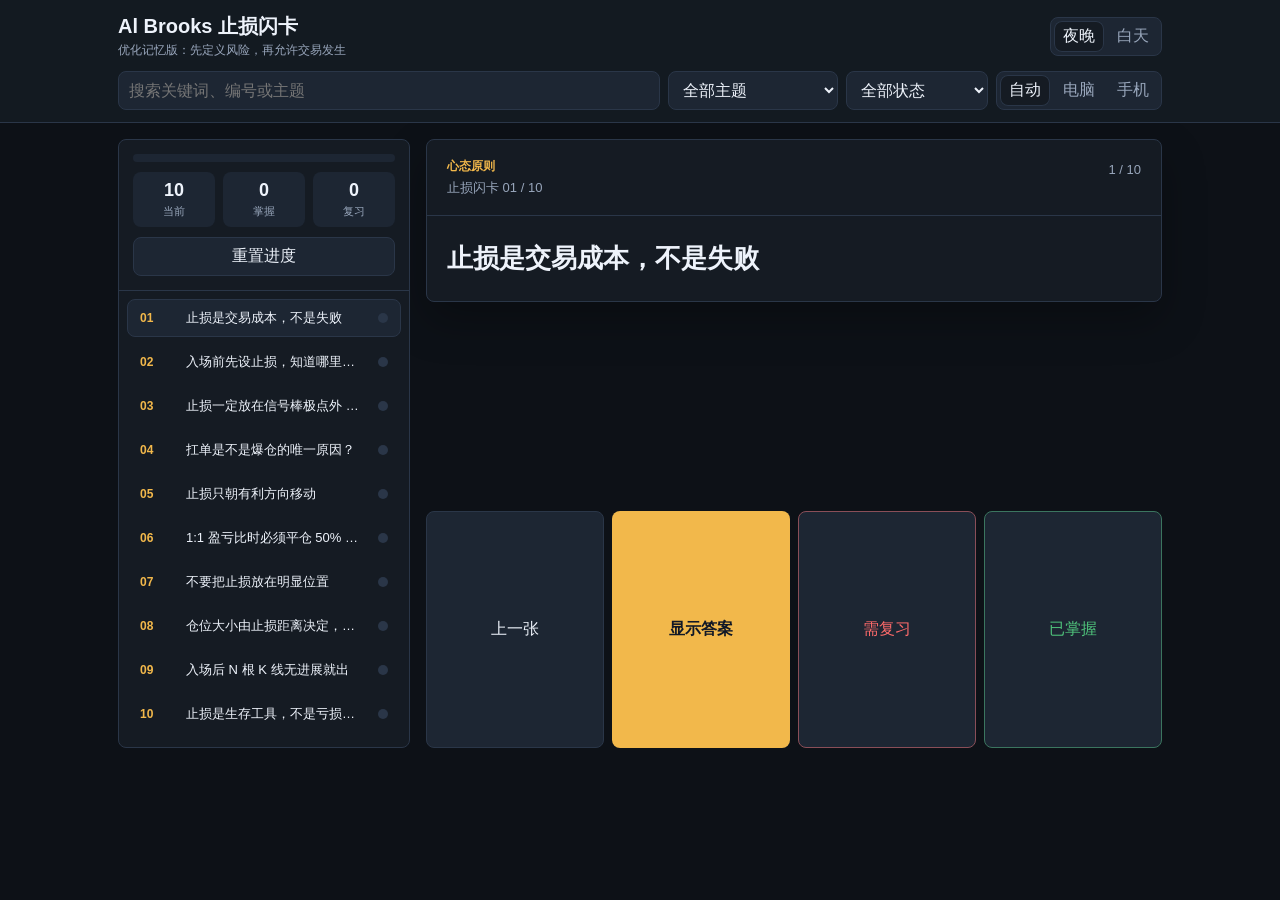
<file: al-brooks-stop-loss-flashcards-optimized.html>
<!DOCTYPE html>
<html lang="zh-CN">
<head>
<meta charset="UTF-8">
<meta name="viewport" content="width=device-width, initial-scale=1.0, viewport-fit=cover">
<title>Al Brooks 止损闪卡 - 优化记忆版</title>
<style>
:root {
  color-scheme: dark light;
  --bg: #0d1117;
  --panel: #151b23;
  --panel-2: #1d2633;
  --text: #eef3fb;
  --muted: #98a6bb;
  --line: #2a3648;
  --accent: #f2b84b;
  --good: #4fc37b;
  --bad: #ff6b6b;
  --blue: #67a2ff;
  --shadow: 0 18px 44px rgba(0,0,0,.28);
  --radius: 8px;
}
body.light {
  color-scheme: light;
  --bg: #f6f7f9;
  --panel: #ffffff;
  --panel-2: #eef2f7;
  --text: #17202d;
  --muted: #617085;
  --line: #d9e1ec;
  --accent: #a46300;
  --good: #117a43;
  --bad: #bd3535;
  --blue: #1558c8;
  --shadow: 0 12px 30px rgba(20,35,58,.12);
}
* { box-sizing: border-box; }
html, body { margin: 0; min-height: 100%; }
body {
  background: var(--bg);
  color: var(--text);
  font-family: -apple-system, BlinkMacSystemFont, "Segoe UI", "PingFang SC", "Microsoft YaHei", sans-serif;
  letter-spacing: 0;
}
button, input, select { font: inherit; }
button {
  min-height: 38px;
  border-radius: var(--radius);
  border: 1px solid var(--line);
  background: var(--panel-2);
  color: var(--text);
  padding: 8px 12px;
  cursor: pointer;
}
button:hover { border-color: var(--accent); }
button.primary { background: var(--accent); color: #111827; border-color: transparent; font-weight: 800; }
button.good { color: var(--good); border-color: color-mix(in srgb, var(--good) 45%, var(--line)); }
button.bad { color: var(--bad); border-color: color-mix(in srgb, var(--bad) 45%, var(--line)); }
.top {
  position: sticky;
  top: 0;
  z-index: 20;
  background: color-mix(in srgb, var(--panel) 93%, transparent);
  border-bottom: 1px solid var(--line);
  backdrop-filter: blur(14px);
}
.top-inner {
  max-width: 1080px;
  margin: 0 auto;
  padding: 14px 18px 12px;
  display: grid;
  gap: 12px;
}
.title-row { display: flex; justify-content: space-between; gap: 14px; align-items: center; }
h1 { margin: 0; font-size: 20px; line-height: 1.25; }
.sub { color: var(--muted); font-size: 12px; margin-top: 3px; }
.tabs { display: flex; gap: 4px; padding: 3px; border: 1px solid var(--line); border-radius: var(--radius); background: var(--panel-2); }
.tabs button { border: 0; min-height: 30px; background: transparent; color: var(--muted); padding: 5px 9px; }
.tabs button.active { background: var(--panel); color: var(--text); box-shadow: inset 0 0 0 1px var(--line); }
.controls { display: grid; grid-template-columns: minmax(180px, 1fr) 170px 142px auto; gap: 8px; }
.controls input, .controls select {
  min-height: 38px;
  border-radius: var(--radius);
  border: 1px solid var(--line);
  background: var(--panel-2);
  color: var(--text);
  padding: 8px 10px;
}
.layout {
  max-width: 1080px;
  margin: 0 auto;
  padding: 16px 18px 28px;
  display: grid;
  grid-template-columns: 292px minmax(0, 1fr);
  gap: 16px;
}
.side {
  border: 1px solid var(--line);
  background: var(--panel);
  border-radius: var(--radius);
  align-self: start;
  position: sticky;
  top: 116px;
  max-height: calc(100vh - 136px);
  overflow: hidden;
  display: grid;
  grid-template-rows: auto 1fr;
}
.score { padding: 14px; border-bottom: 1px solid var(--line); display: grid; gap: 10px; }
.meter { height: 8px; border-radius: 99px; background: var(--panel-2); overflow: hidden; }
.meter span { display: block; height: 100%; width: 0%; background: linear-gradient(90deg, var(--accent), var(--good)); transition: width .25s; }
.stats { display: grid; grid-template-columns: repeat(3, 1fr); gap: 8px; }
.stat { background: var(--panel-2); border-radius: var(--radius); padding: 8px; text-align: center; }
.stat b { display: block; font-size: 18px; }
.stat span { color: var(--muted); font-size: 11px; }
.list { overflow: auto; padding: 8px; }
.list button {
  width: 100%;
  text-align: left;
  margin-bottom: 6px;
  background: transparent;
  border-color: transparent;
  display: grid;
  grid-template-columns: 38px 1fr 18px;
  gap: 8px;
  align-items: center;
}
.list button.active { background: var(--panel-2); border-color: var(--line); }
.num { color: var(--accent); font-size: 12px; font-weight: 800; }
.q { overflow: hidden; text-overflow: ellipsis; white-space: nowrap; font-size: 13px; }
.dot { width: 10px; height: 10px; border-radius: 50%; background: var(--line); justify-self: end; }
.dot.good { background: var(--good); }
.dot.bad { background: var(--bad); }
.study { display: grid; gap: 12px; min-width: 0; }
.card {
  border: 1px solid var(--line);
  background: var(--panel);
  border-radius: var(--radius);
  box-shadow: var(--shadow);
  overflow: hidden;
}
.head { padding: 18px 20px; border-bottom: 1px solid var(--line); display: flex; justify-content: space-between; gap: 12px; }
.section { color: var(--accent); font-size: 12px; font-weight: 800; }
.head .small { color: var(--muted); font-size: 13px; margin-top: 4px; }
.question { padding: 24px 20px; }
.question h2 { margin: 0; font-size: 26px; line-height: 1.42; }
.answer {
  display: none;
  border-top: 1px solid var(--line);
  padding: 18px 20px 20px;
  font-size: 15px;
  line-height: 1.72;
}
.answer.open { display: block; }
.grid { display: grid; grid-template-columns: 1fr 1fr; gap: 12px; }
.block {
  border: 1px solid var(--line);
  background: var(--panel-2);
  border-radius: var(--radius);
  padding: 12px;
}
.block.full { grid-column: 1 / -1; }
.block h3 { margin: 0 0 8px; color: var(--accent); font-size: 13px; }
.tagline { font-size: 18px; font-weight: 800; line-height: 1.45; }
ul { margin: 0; padding-left: 18px; }
li { margin: 5px 0; }
.formula {
  font-family: ui-monospace, SFMono-Regular, Consolas, monospace;
  background: var(--bg);
  border: 1px solid var(--line);
  border-radius: var(--radius);
  padding: 10px;
  overflow-x: auto;
}
.actions { display: grid; grid-template-columns: 1fr 1fr 1fr 1fr; gap: 8px; }
.empty { padding: 40px; text-align: center; color: var(--muted); border: 1px dashed var(--line); border-radius: var(--radius); }
.mobile-nav { display: none; }
body.mobile-forced .layout { grid-template-columns: 1fr; max-width: 720px; }
body.mobile-forced .side { display: none; }
body.mobile-forced .grid { grid-template-columns: 1fr; }
body.mobile-forced .controls { grid-template-columns: 1fr 1fr; }
body.mobile-forced .controls input { grid-column: 1 / -1; }
body.mobile-forced .mobile-nav { display: grid; }
@media (max-width: 760px) {
  .top-inner { padding: 12px; }
  .title-row { align-items: flex-start; }
  h1 { font-size: 18px; }
  .controls { grid-template-columns: 1fr 1fr; }
  .controls input { grid-column: 1 / -1; }
  .layout { grid-template-columns: 1fr; padding: 12px 12px 96px; }
  .side { display: none; }
  .head { padding: 14px; }
  .question { padding: 18px 14px; min-height: 148px; display: flex; align-items: center; }
  .question h2 { font-size: 22px; }
  .answer { padding: 14px; }
  .grid { grid-template-columns: 1fr; }
  .actions {
    position: fixed;
    left: 0;
    right: 0;
    bottom: 0;
    z-index: 30;
    grid-template-columns: 1fr 1fr 1fr;
    padding: 10px max(10px, env(safe-area-inset-left)) calc(10px + env(safe-area-inset-bottom)) max(10px, env(safe-area-inset-right));
    background: color-mix(in srgb, var(--panel) 94%, transparent);
    border-top: 1px solid var(--line);
    backdrop-filter: blur(14px);
  }
  .desktop-only { display: none; }
  .mobile-nav { display: grid; grid-template-columns: 1fr 1fr; gap: 8px; }
}
</style>
</head>
<body>
<header class="top">
  <div class="top-inner">
    <div class="title-row">
      <div>
        <h1>Al Brooks 止损闪卡</h1>
        <div class="sub">优化记忆版：先定义风险，再允许交易发生</div>
      </div>
      <div class="tabs" aria-label="主题">
        <button id="darkBtn" class="active">夜晚</button>
        <button id="lightBtn">白天</button>
      </div>
    </div>
    <div class="controls">
      <input id="search" type="search" placeholder="搜索关键词、编号或主题">
      <select id="section"></select>
      <select id="status">
        <option value="">全部状态</option>
        <option value="new">未标记</option>
        <option value="good">已掌握</option>
        <option value="bad">需复习</option>
      </select>
      <div class="tabs" aria-label="视图">
        <button id="autoView" class="active">自动</button>
        <button id="desktopView">电脑</button>
        <button id="mobileView">手机</button>
      </div>
    </div>
  </div>
</header>

<main class="layout">
  <aside class="side">
    <div class="score">
      <div class="meter"><span id="meter"></span></div>
      <div class="stats">
        <div class="stat"><b id="totalCount">0</b><span>当前</span></div>
        <div class="stat"><b id="goodCount">0</b><span>掌握</span></div>
        <div class="stat"><b id="badCount">0</b><span>复习</span></div>
      </div>
      <button id="reset">重置进度</button>
    </div>
    <div class="list" id="cardList"></div>
  </aside>

  <section class="study">
    <div id="stage"></div>
    <div class="actions">
      <button id="prev">上一张</button>
      <button id="show" class="primary">显示答案</button>
      <button id="markBad" class="bad">需复习</button>
      <button id="markGood" class="good desktop-only">已掌握</button>
    </div>
    <div class="mobile-nav">
      <button id="nextMobile">下一张</button>
      <button id="markGoodMobile" class="good">已掌握</button>
    </div>
  </section>
</main>

<script>
const cards = [
{s:"心态原则",q:"止损是交易成本，不是失败",t:"止损不是羞辱，而是让系统继续运行的成本。",p:["被止损只说明这笔交易的前提暂时没有兑现。","高胜率系统也会连续止损，这是统计分布的一部分。","好的交易员接受小亏，避免让小亏变成无法修复的大亏。"],m:["不要说“被止损说明交易已经错了”，有时只是正常概率噪音。","不要把止损当成情绪失败。"],k:"止损像房租：不付成本，就没有营业资格。"},
{s:"第一法则",q:"入场前先设止损，知道哪里错再进场",t:"不知道在哪里退出，就还没有资格入场。",p:["先找结构失效点，再考虑入场价。","止损可以在信号棒外、形态极值外、交易区间外或波动噪音外。","止损距离决定仓位大小，而不是反过来。"],m:["不要为了开更大仓位，把止损硬塞到很近。","没有失效点的交易，本质是情绪下注。"],k:"先写“我错在哪里”，再点买入或卖出。"},
{s:"标准位置",q:"止损一定放在信号棒极点外 1-2 点吗？",t:"信号棒外是常见基准，但必须结合品种波动和结构。",p:["做多常见止损：信号棒低点、回调低点或形态低点下方。","做空常见止损：信号棒高点、反弹高点或形态高点上方。","距离要避开普通噪音，并满足账户风险。"],m:["1-2 个报价单位对 BTC 或高波动品种可能太近。","不能为了隐藏止损而放到没有结构意义的位置。"],k:"止损放在交易理由失效处，不放在心里舒服处。"},
{s:"生死法则",q:"扛单是不是爆仓的唯一原因？",t:"扛单是爆仓的高发原因，但爆仓还来自杠杆、滑点、流动性和系统风险。",p:["主动止损优于被动强平。","亏损后加仓摊平，会把判断错误变成资金灾难。","被止损后先复盘，不急着追回来。"],m:["“唯一原因”太绝对；真正要记住的是不要让亏损失控。","不要把补仓和计划内分批建仓混为一谈。"],k:"小亏是刹车，扛单是拆刹车。"},
{s:"移动止损",q:"止损只朝有利方向移动",t:"止损可以收紧风险，但不应为了逃避亏损而放宽。",p:["盈利后可按结构、均线、前高前低或波段点移动止损。","移动止损应保护交易逻辑，而不是保护情绪。","若要给交易更多空间，必须在入场前就计划好。"],m:["不要把止损往亏损方向移动来“等它回来”。","也不要过早移到成本，导致好交易被正常回调洗掉。"],k:"止损能收紧风险，不能扩大借口。"},
{s:"部分平仓",q:"1:1 盈亏比时必须平仓 50% 吗？",t:"1R 平半是心理友好的管理法，但不是 Brooks 的固定规则。",p:["适合新手降低情绪压力、先锁一部分利润。","趋势强时，过早平半可能降低大行情收益。","是否平半取决于交易类型：scalp、swing、区间交易或趋势跟随。"],m:["不要把 1R 平半写成所有交易必须执行。","移到成本前，要确认不是把止损放到容易被正常回调扫掉的位置。"],k:"平半是工具，不是法律。"},
{s:"隐藏止损",q:"不要把止损放在明显位置",t:"明显价位容易被测试，但别把所有扫损都归因于机构猎杀。",p:["整数关口、前高前低、趋势线附近常有大量订单。","止损应放在结构失效外，并预留合理噪音空间。","真正关键是：被触发后，交易理由是否已经失效。"],m:["“机构猎杀”容易让人阴谋化市场。多数扫损只是流动性和订单聚集。","离明显位远不等于安全，结构才是核心。"],k:"市场会找流动性，止损要放在理由失效处。"},
{s:"仓位管理",q:"仓位大小由止损距离决定，不是心情决定",t:"先定账户风险，再用止损距离反推仓位。",p:["账户风险额 = 账户资金 × 单笔风险比例。","仓位 = 账户风险额 ÷ 每单位止损风险。","高波动品种止损远，仓位自然要小。"],m:["1-2% 只是常见上限，不是所有人都适合。","合约还要检查强平价是否远离计划止损。"],k:"止损越远，仓位越小；想活久，就按这个来。"},
{s:"时间止损",q:"入场后 N 根 K 线无进展就出",t:"时间止损用于处理“没有按预期发展”的交易。",p:["日内交易若数根 K 线没有跟进，可以减仓或退出。","波段交易可用更长时间窗口，看交易计划是否仍有效。","时间止损能释放资金，避免无效持仓变成情绪持仓。"],m:["3-5 根只是参考，不同周期和策略不能照搬。","横盘不一定失败，有时也是突破前蓄势。"],k:"好交易通常不该长期没有反应。"},
{s:"终极法则",q:"止损是生存工具，不是亏损证明",t:"止损的真正价值，是让你在判断失效时还能活着等下一次机会。",p:["先设止损，后入场。","止损放在结构失效处，并考虑波动噪音。","不扛单、不情绪摊平。","盈利后按结构收紧风险，不机械乱移。","仓位永远由账户风险和止损距离决定。"],m:["止损纪律不是越近越好，而是越合理越好。","保本、平半、移动止损都要服务策略类型。"],k:"交易员的命不是预测准，而是亏得小。"}
];

const state = {
  idx: Number(localStorage.getItem("ab_stop_idx") || 0),
  marks: JSON.parse(localStorage.getItem("ab_stop_marks") || "{}"),
  answerOpen: false,
  filtered: cards.map((_, i) => i)
};
const $ = id => document.getElementById(id);
const sectionEl = $("section");
const searchEl = $("search");
const statusEl = $("status");
const stage = $("stage");
const list = $("cardList");

function initSections() {
  const sections = [...new Set(cards.map(c => c.s))];
  sectionEl.innerHTML = '<option value="">全部主题</option>' + sections.map(s => `<option value="${s}">${s}</option>`).join("");
}
function renderAnswer(c) {
  return `<div class="grid">
    <div class="block full"><h3>一句话结论</h3><div class="tagline">${c.t}</div></div>
    <div class="block"><h3>必须记住</h3><ul>${c.p.map(x => `<li>${x}</li>`).join("")}</ul></div>
    <div class="block"><h3>容易误用</h3><ul>${c.m.map(x => `<li>${x}</li>`).join("")}</ul></div>
    <div class="block full"><h3>记忆钩子</h3><div class="formula">${c.k}</div></div>
  </div>`;
}
function applyFilters() {
  const q = searchEl.value.trim().toLowerCase();
  const section = sectionEl.value;
  const status = statusEl.value;
  state.filtered = cards.map((c, i) => ({c, i})).filter(({c, i}) => {
    const mark = state.marks[i] || "new";
    const text = `${String(i + 1).padStart(2, "0")} ${c.s} ${c.q} ${c.t} ${c.p.join(" ")} ${c.m.join(" ")}`.toLowerCase();
    return (!q || text.includes(q)) && (!section || c.s === section) && (!status || mark === status);
  }).map(x => x.i);
  if (!state.filtered.includes(state.idx)) state.idx = state.filtered[0] ?? 0;
  state.answerOpen = false;
  render();
}
function render() {
  localStorage.setItem("ab_stop_idx", state.idx);
  const good = Object.values(state.marks).filter(x => x === "good").length;
  const bad = Object.values(state.marks).filter(x => x === "bad").length;
  $("totalCount").textContent = state.filtered.length;
  $("goodCount").textContent = good;
  $("badCount").textContent = bad;
  $("meter").style.width = `${Math.round(good / cards.length * 100)}%`;
  list.innerHTML = state.filtered.map(i => {
    const c = cards[i], mark = state.marks[i] || "new";
    return `<button class="${i === state.idx ? "active" : ""}" data-i="${i}">
      <span class="num">${String(i + 1).padStart(2, "0")}</span>
      <span class="q">${c.q}</span>
      <span class="dot ${mark === "good" ? "good" : mark === "bad" ? "bad" : ""}"></span>
    </button>`;
  }).join("");
  list.querySelectorAll("button").forEach(b => b.onclick = () => {
    state.idx = Number(b.dataset.i);
    state.answerOpen = false;
    render();
  });
  if (!state.filtered.length) {
    stage.innerHTML = `<div class="empty">没有匹配的闪卡</div>`;
    return;
  }
  const c = cards[state.idx];
  stage.innerHTML = `<article class="card">
    <div class="head">
      <div><div class="section">${c.s}</div><div class="small">止损闪卡 ${String(state.idx + 1).padStart(2, "0")} / ${cards.length}</div></div>
      <div class="small">${state.filtered.indexOf(state.idx) + 1} / ${state.filtered.length}</div>
    </div>
    <div class="question"><h2>${c.q}</h2></div>
    <div class="answer ${state.answerOpen ? "open" : ""}">${renderAnswer(c)}</div>
  </article>`;
  $("show").textContent = state.answerOpen ? "隐藏答案" : "显示答案";
}
function move(delta) {
  if (!state.filtered.length) return;
  const pos = state.filtered.indexOf(state.idx);
  state.idx = state.filtered[(pos + delta + state.filtered.length) % state.filtered.length];
  state.answerOpen = false;
  render();
}
function mark(v) {
  state.marks[state.idx] = v;
  localStorage.setItem("ab_stop_marks", JSON.stringify(state.marks));
  move(1);
}
$("show").onclick = () => { state.answerOpen = !state.answerOpen; render(); };
$("prev").onclick = () => move(-1);
$("nextMobile").onclick = () => move(1);
$("markGood").onclick = () => mark("good");
$("markGoodMobile").onclick = () => mark("good");
$("markBad").onclick = () => mark("bad");
$("reset").onclick = () => {
  if (!confirm("确定清空止损闪卡学习进度？")) return;
  state.marks = {};
  localStorage.removeItem("ab_stop_marks");
  render();
};
searchEl.oninput = applyFilters;
sectionEl.onchange = applyFilters;
statusEl.onchange = applyFilters;

function setTheme(mode) {
  document.body.classList.toggle("light", mode === "light");
  $("darkBtn").classList.toggle("active", mode === "dark");
  $("lightBtn").classList.toggle("active", mode === "light");
  localStorage.setItem("ab_stop_theme", mode);
}
$("darkBtn").onclick = () => setTheme("dark");
$("lightBtn").onclick = () => setTheme("light");
setTheme(localStorage.getItem("ab_stop_theme") || "dark");

function setView(mode) {
  document.body.classList.toggle("desktop-forced", mode === "desktop");
  document.body.classList.toggle("mobile-forced", mode === "mobile");
  $("autoView").classList.toggle("active", mode === "auto");
  $("desktopView").classList.toggle("active", mode === "desktop");
  $("mobileView").classList.toggle("active", mode === "mobile");
  localStorage.setItem("ab_stop_view", mode);
}
$("autoView").onclick = () => setView("auto");
$("desktopView").onclick = () => setView("desktop");
$("mobileView").onclick = () => setView("mobile");
setView(localStorage.getItem("ab_stop_view") || "auto");

document.addEventListener("keydown", e => {
  if (["INPUT", "SELECT"].includes(document.activeElement.tagName)) return;
  if (e.key === " ") { e.preventDefault(); state.answerOpen = !state.answerOpen; render(); }
  if (e.key === "ArrowRight") move(1);
  if (e.key === "ArrowLeft") move(-1);
  if (e.key.toLowerCase() === "j") mark("good");
  if (e.key.toLowerCase() === "k") mark("bad");
});

initSections();
applyFilters();
</script>
</body>
</html>
</file>
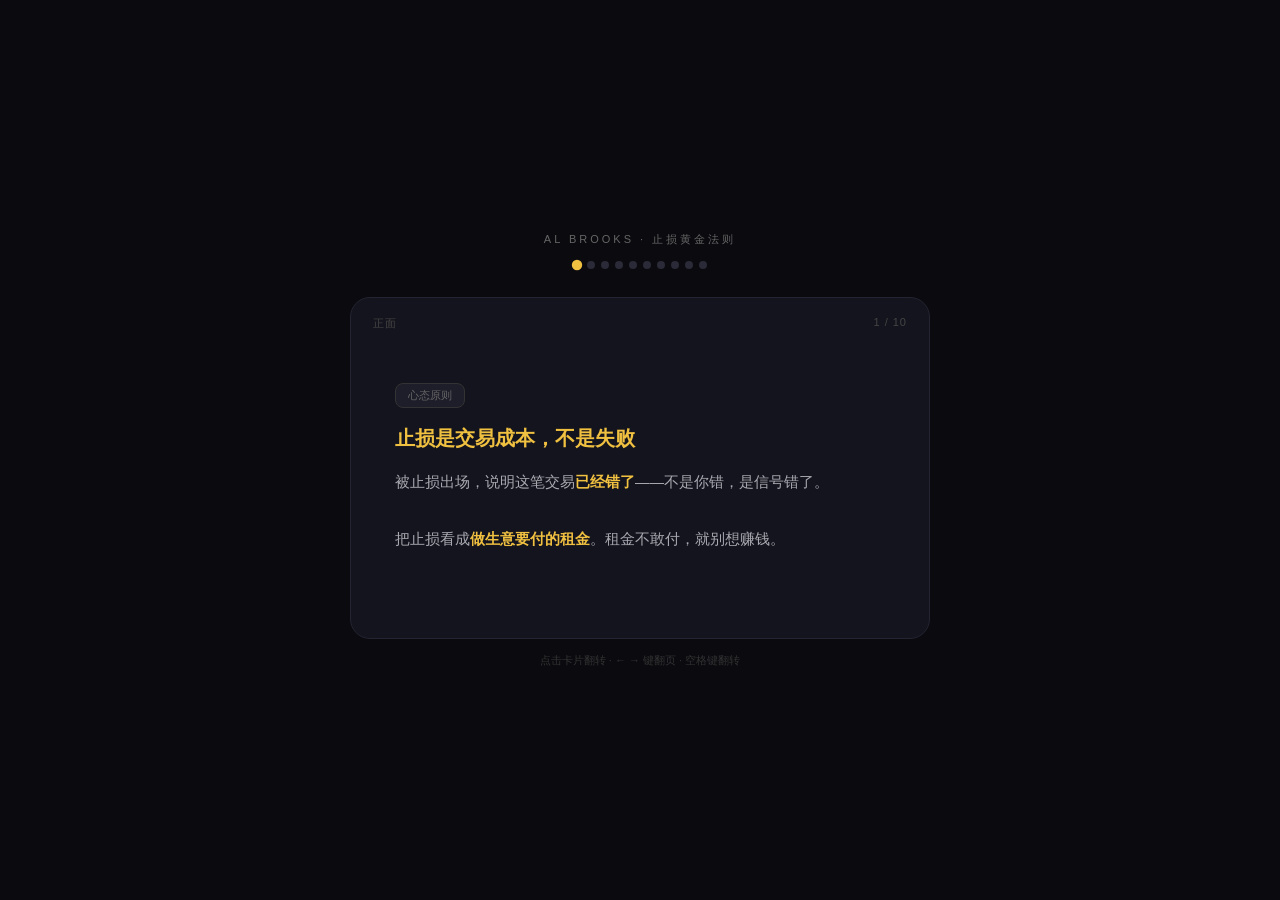
<file: al-brooks-stop-loss-flashcards.html>
<!DOCTYPE html>
<html lang="zh-CN">
<head>
    <meta charset="UTF-8">
    <meta name="viewport" content="width=device-width, initial-scale=1.0">
    <title>止损黄金法则 · Al Brooks · 闪卡</title>
    <style>
        * { margin: 0; padding: 0; box-sizing: border-box; }
        body {
            background: #0a0a0f;
            color: #e8e8e8;
            font-family: -apple-system, BlinkMacSystemFont, 'Segoe UI', sans-serif;
            min-height: 100vh;
            display: flex;
            flex-direction: column;
            align-items: center;
            justify-content: center;
            padding: 20px;
        }
        .label {
            font-size: 11px;
            color: #666;
            letter-spacing: 3px;
            text-transform: uppercase;
            margin-bottom: 14px;
        }
        .progress {
            display: flex;
            gap: 6px;
            margin-bottom: 28px;
            flex-wrap: wrap;
            justify-content: center;
            max-width: 560px;
        }
        .dot {
            width: 8px; height: 8px;
            border-radius: 50%;
            background: #2a2a38;
            transition: all 0.3s;
            cursor: pointer;
        }
        .dot.active { background: #f0c040; transform: scale(1.3); }
        .dot.seen { background: #555; }
        .hint {
            font-size: 11px;
            color: #444;
            margin-top: 20px;
            letter-spacing: 1px;
        }
        .card {
            width: min(580px, 92vw);
            min-height: 340px;
            background: #14141e;
            border: 1px solid #242432;
            border-radius: 20px;
            padding: 40px 44px;
            display: flex;
            flex-direction: column;
            justify-content: center;
            cursor: pointer;
            transition: transform 0.15s, box-shadow 0.2s;
            position: relative;
            user-select: none;
        }
        .card:hover {
            transform: translateY(-3px);
            box-shadow: 0 16px 48px rgba(0,0,0,0.5);
            border-color: #3a3a50;
        }
        .card.shake {
            animation: shake 0.4s ease;
        }
        @keyframes shake {
            0%, 100% { transform: translateX(0); }
            25% { transform: translateX(-6px); }
            75% { transform: translateX(6px); }
        }
        .card-number {
            position: absolute;
            top: 18px; right: 22px;
            font-size: 11px;
            color: #444;
            letter-spacing: 1px;
        }
        .rule-index {
            font-size: 11px;
            color: #f0c040;
            letter-spacing: 2px;
            text-transform: uppercase;
            margin-bottom: 14px;
        }
        .card-title {
            font-size: 20px;
            font-weight: 700;
            color: #f0c040;
            margin-bottom: 16px;
            line-height: 1.4;
        }
        .card-body {
            font-size: 14.5px;
            color: #a8a8b0;
            line-height: 1.95;
        }
        .card-body ul {
            list-style: none;
            padding-left: 0;
        }
        .card-body li {
            padding-left: 18px;
            position: relative;
            margin-bottom: 7px;
        }
        .card-body li::before {
            content: '▸';
            position: absolute;
            left: 0;
            color: #f0c040;
        }
        .card-body .sub {
            font-size: 12px;
            color: #666;
            margin-top: 4px;
            padding-left: 18px;
        }
        .card-front { display: flex; flex-direction: column; justify-content: center; min-height: 260px; }
        .card-back { display: none; flex-direction: column; justify-content: center; min-height: 260px; }
        .card.flipped .card-front { display: none; }
        .card.flipped .card-back { display: flex; }
        .card-back .badge {
            display: inline-block;
            background: #1e1e2a;
            border: 1px solid #333;
            border-radius: 8px;
            padding: 4px 12px;
            font-size: 11px;
            color: #888;
            margin-bottom: 16px;
            width: fit-content;
        }
        .card-back .核心 {
            border-color: #b89a2a;
            color: #c8a830;
        }
        .card-back .记住 {
            border-color: #2a5a2a;
            color: #4a8a4a;
        }
        .divider {
            height: 1px;
            background: #242432;
            margin: 16px 0;
        }
        .flip-hint {
            font-size: 11px;
            color: #333;
            text-align: center;
            margin-top: 14px;
        }
        .badge-front {
            display: inline-block;
            background: #1e1e2a;
            border: 1px solid #333;
            border-radius: 8px;
            padding: 4px 12px;
            font-size: 11px;
            color: #666;
            margin-bottom: 16px;
            width: fit-content;
        }
        .counter {
            position: absolute;
            top: 18px; left: 22px;
            font-size: 11px;
            color: #444;
            letter-spacing: 1px;
        }
        .mastered-toggle {
            position: absolute;
            bottom: 18px; right: 22px;
            font-size: 10px;
            color: #444;
            cursor: pointer;
            letter-spacing: 1px;
            transition: color 0.2s;
        }
        .mastered-toggle:hover { color: #888; }
        .mastered-toggle.active { color: #4a8a4a; }
    </style>
</head>
<body>

<div class="label">Al Brooks · 止损黄金法则</div>

<div class="progress" id="progress"></div>

<div class="card" id="card" onclick="flip()">
    <span class="counter" id="counter"></span>
    <span class="card-number" id="cardNum"></span>

    <div class="card-front" id="cardFront"></div>
    <div class="card-back"  id="cardBack"></div>
</div>

<div class="flip-hint">点击卡片翻转 · ← → 键翻页 · 空格键翻转</div>

<script>
const cards = [
    {
        title: "止损是交易成本，不是失败",
        frontBadge: "心态原则",
        front: "被止损出场，说明这笔交易<strong style='color:#f0c040'>已经错了</strong>——不是你错，是信号错了。<br><br>把止损看成<strong style='color:#f0c040'>做生意要付的租金</strong>。租金不敢付，就别想赚钱。",
        back: `<span class="badge 记住">记住</span>
止损是<strong style='color:#e8e8e8'>统计学必然</strong>，不是情绪创伤。<br>
高胜率系统也要吃止损——这是游戏规则。`,
        mastered: false
    },
    {
        title: "入场前先设止损，知道哪里错再进场",
        frontBadge: "第一法则",
        front: "任何一笔交易，<strong style='color:#f0c040'>先写止损位置，再谈入场</strong>。<br><br>不知道哪里错 = 不知道这笔交易在赌什么。<br>不知道赌什么 = 赌博，不是交易。",
        back: `<span class="badge 核心">核心</span>
永远先确认：<br>
<strong style='color:#f0c040'>信号棒极点外 1-2 点</strong><br>
或<strong style='color:#f0c040'>形态极值外</strong><br>
<br>
把止损写在纸上，再下单。`,
        mastered: false
    },
    {
        title: "止损放在信号棒极点外 1-2 点",
        frontBadge: "标准位置",
        front: "信号棒（signal bar）就是那根<strong style='color:#f0c040'>给你信号的K线</strong>。<br><br>止损挂在它的极点（最高点或最低点）<strong style='color:#f0c040'>外侧 1-2 个报价单位</strong>。不能放在整数关口，不能放在明显价位。",
        back: `<span class="badge 记住">记住</span>
做空 → 止损 = 信号棒<strong style='color:#f0c040'>高点上方 1-2</strong><br>
做多 → 止损 = 信号棒<strong style='color:#f0c040'>低点下方 1-2</strong><br>
<br>
避免放在：整数关口、前高/低、趋势线本身`,
        mastered: false
    },
    {
        title: "扛单是爆仓的唯一原因",
        frontBadge: "生死法则",
        front: "<strong style='color:#e05050'>扛单</strong>是交易员最常见的死法。<br><br>理由永远是\"会回来的\"——然后一路扛到爆仓。<br>Al Brooks原话：<em>\"Cut the loss, take the pain.\"</em>",
        back: `<span class="badge 记住">记住</span>
正确做法：<br>
<strong style='color:#f0c040'>主动止损</strong> > 被动扛单<br>
<br>
被止损后：<br>
✅ 记录教训<br>
❌ 不追单、不逆势加仓摊平`,
        mastered: false
    },
    {
        title: "止损只朝有利方向移动",
        frontBadge: "移动止损",
        front: "止损只能往赚钱的方向调，<strong style='color:#e05050'>绝对不能往亏损方向移动</strong>。<br><br>很多人亏了就把止损往下调，假装\"成本更低\"——这是<strong style='color:#e05050'>毁灭性的自欺</strong>。",
        back: `<span class="badge 核心">核心</span>
移动止损三规则：<br>
① 只朝<strong style='color:#f0c040'>有利方向</strong>移动<br>
② 1:1 后移到<strong style='color:#f0c040'>成本价</strong><br>
③ 宁可移动慢，不可移动快<br>
<br>
永远记住：<strong style='color:#e05050'>摊平成本 = 慢性爆仓</strong>`,
        mastered: false
    },
    {
        title: "1:1 盈亏比时，平仓 50%，剩余移动到成本价",
        frontBadge: "部分平仓",
        front: "当价格向有利方向移动到<strong style='color:#f0c040'>止损距离的 1 倍</strong>时：<br><br>① 平掉<strong style='color:#f0c040'>一半仓位</strong><br>② 剩余仓位止损<strong style='color:#f0c040'>移到成本价</strong><br><br>这意味着——最坏情况，剩余仓位已经不亏了。",
        back: `<span class="badge 核心">核心</span>
50% 规则：<br>
<strong style='color:#f0c040'>1:1 时平半仓 → 成本价保本 → 让利润奔跑</strong><br>
<br>
示例：<br>
入场 $1,000　止损 $990（风险 $10）<br>
价格到 $1,010 → 平 50%，止损改 $1,000<br>
即使回撤，$1,000 成本价不亏。`,
        mastered: false
    },
    {
        title: "不要把止损放在明显位置",
        frontBadge: "隐藏止损",
        front: "猎杀止损（Stop Hunt）是机构的常见手法。<br><br>把你的止损放在<strong style='color:#e05050'>所有人都放的地方</strong>，就是送人头。<br><br>常见\"死亡位置\"：整数关口、前高/低、趋势线、昨日高低点。",
        back: `<span class="badge 记住">记住</span>
聪明止损位置：<br>
<strong style='color:#f0c040'>信号棒极点外 1-2</strong>（而非整数外）<br>
<br>
避开：<br>
❌ $1,000 / $2,000 整数关口<br>
❌ 昨日/今日明显高低点<br>
❌ 趋势线正上方/下方`,
        mastered: false
    },
    {
        title: "仓位大小由止损距离决定，不是心情决定",
        frontBadge: "仓位管理",
        front: "先有止损位置，再算仓位。<br><br>你愿意在这笔交易冒<strong style='color:#f0c040'>总资金的 1-2%</strong>，反推能开多少仓位。<br><br>绝对不是\"想开多少就开多少\"。",
        back: `<span class="badge 核心">核心公式</span>
<strong style='color:#f0c040'>仓位 = 账户风险额 ÷ 止损点数</strong><br>
<br>
示例（2%风险，$10,000账户）：<br>
可冒 $200<br>
止损 = 50点<br>
每点价值 = $4<br>
→ 0.1手对应每点$10 → 仓位 × 0.4<br>
<br>
<strong style='color:#e05050'>先算仓位，再下单</strong>`,
        mastered: false
    },
    {
        title: "时间止损：入场后 N 根 K 线无进展就出",
        frontBadge: "时间止损",
        front: "有时候价格不动——不是回调，是在<strong style='color:#e05050'>积聚失败</strong>。<br><br>如果你等了<strong style='color:#f0c040'>3-5根K线</strong>还没有朝预期方向走，即使没到止损位，也该主动走。",
        back: `<span class="badge 记住">记住</span>
时间止损参考：<br>
<strong style='color:#f0c040'>日内交易</strong>：3-5根 K 线无进展<br>
<strong style='color:#f0c040'>波段交易</strong>：等待 2-3 天<br>
<br>
目的：<strong style='color:#f0c040'>释放资金 + 避免横盘变亏损</strong>`,
        mastered: false
    },
    {
        title: "止损是生存工具，不是亏损证明",
        frontBadge: "终极法则",
        front: "止损的真正意义：<br><br>让你在<strong style='color:#f0c040'>判断错误时活着离场</strong>，留足本金等下一个机会。<br><br>不怕止损 → 才能执行系统 → 才能稳定盈利。",
        back: `<span class="badge 记住">记住</span>
Brooks 五条止损金律：<br>
① <strong style='color:#f0c040'>先设止损</strong>，后入场<br>
② <strong style='color:#f0c040'>信号棒外</strong> 1-2点<br>
③ <strong style='color:#e05050'>不扛单</strong>，不摊平<br>
④ <strong style='color:#f0c040'>1:1 平半</strong>，移动成本<br>
⑤ <strong style='color:#f0c040'>只朝有利方向</strong>移动<br>
<br>
<strong style='color:#f0c040'>止损纪律 = 交易员的命</strong>`,
        mastered: false
    }
];

let idx = 0;
let flipped = false;

function render() {
    const c = cards[idx];
    document.getElementById('cardFront').innerHTML =
        `<span class="badge-front">${c.frontBadge}</span>
         <div class="card-title">${c.title}</div>
         <div class="card-body">${c.front}</div>`;
    document.getElementById('cardBack').innerHTML =
        `<span class="badge 记住">答案</span>
         <div class="card-title">${c.title}</div>
         <div class="divider"></div>
         <div class="card-body">${c.back}</div>`;
    document.getElementById('cardNum').textContent = `${idx + 1} / ${cards.length}`;
    document.getElementById('counter').textContent = flipped ? '翻转' : '正面';

    const dots = document.querySelectorAll('.dot');
    dots.forEach((d, i) => {
        d.className = 'dot' + (i === idx ? ' active' : cards[i].mastered ? ' seen' : '');
    });
}

function buildDots() {
    const p = document.getElementById('progress');
    cards.forEach((_, i) => {
        const d = document.createElement('div');
        d.className = 'dot' + (i === 0 ? ' active' : '');
        d.onclick = () => { idx = i; flipped = false; document.getElementById('card').classList.remove('flipped'); render(); };
        p.appendChild(d);
    });
}

function flip() {
    flipped = !flipped;
    document.getElementById('card').classList.toggle('flipped', flipped);
    render();
}

function next() {
    if (idx < cards.length - 1) {
        idx++; flipped = false;
        document.getElementById('card').classList.remove('flipped');
        render();
    } else {
        document.getElementById('card').classList.add('shake');
        setTimeout(() => document.getElementById('card').classList.remove('shake'), 400);
    }
}

function prev() {
    if (idx > 0) {
        idx--; flipped = false;
        document.getElementById('card').classList.remove('flipped');
        render();
    } else {
        document.getElementById('card').classList.add('shake');
        setTimeout(() => document.getElementById('card').classList.remove('shake'), 400);
    }
}

document.addEventListener('keydown', e => {
    if (e.key === ' ' || e.key === 'Enter') { e.preventDefault(); flip(); }
    if (e.key === 'ArrowRight') next();
    if (e.key === 'ArrowLeft') prev();
});

buildDots();
render();
</script>
</body>
</html>
</file>
<file: flashcards/styles.css>
:root {
  color-scheme: dark light;
  --bg: #0d1117;
  --panel: #151b23;
  --panel-2: #1d2633;
  --text: #eef3fb;
  --muted: #96a5bb;
  --line: #2a3648;
  --accent: #f2b84b;
  --good: #4fc37b;
  --bad: #ff6b6b;
  --shadow: 0 18px 44px rgba(0,0,0,.28);
  --radius: 8px;
}
body.light {
  color-scheme: light;
  --bg: #f6f7f9;
  --panel: #ffffff;
  --panel-2: #eef2f7;
  --text: #17202d;
  --muted: #607086;
  --line: #d9e1ec;
  --accent: #a46300;
  --good: #117a43;
  --bad: #bd3535;
  --shadow: 0 12px 30px rgba(20,35,58,.12);
}
* { box-sizing: border-box; }
html, body { margin: 0; min-height: 100%; }
body {
  background: var(--bg);
  color: var(--text);
  font-family: -apple-system, BlinkMacSystemFont, "Segoe UI", "PingFang SC", "Microsoft YaHei", sans-serif;
  letter-spacing: 0;
}
button, input, select { font: inherit; }
button {
  min-height: 38px;
  border-radius: var(--radius);
  border: 1px solid var(--line);
  background: var(--panel-2);
  color: var(--text);
  padding: 8px 12px;
  cursor: pointer;
}
button:hover { border-color: var(--accent); }
button.primary { background: var(--accent); color: #111827; border-color: transparent; font-weight: 800; }
button.good { color: var(--good); border-color: color-mix(in srgb, var(--good) 45%, var(--line)); }
button.bad { color: var(--bad); border-color: color-mix(in srgb, var(--bad) 45%, var(--line)); }
button.ai { color: #75d3ff; border-color: color-mix(in srgb, #75d3ff 48%, var(--line)); }
button.speaking {
  border-color: var(--accent);
  color: var(--accent);
  box-shadow: inset 0 0 0 1px color-mix(in srgb, var(--accent) 40%, transparent);
}
button.ai.speaking {
  border-color: #75d3ff;
  color: #75d3ff;
  box-shadow: inset 0 0 0 1px color-mix(in srgb, #75d3ff 42%, transparent);
}
.topbar {
  position: sticky;
  top: 0;
  z-index: 20;
  background: color-mix(in srgb, var(--panel) 93%, transparent);
  border-bottom: 1px solid var(--line);
  backdrop-filter: blur(14px);
}
.top-inner {
  max-width: 1180px;
  margin: 0 auto;
  padding: 14px 18px 12px;
  display: grid;
  gap: 12px;
}
.title-row { display: flex; justify-content: space-between; gap: 14px; align-items: center; }
h1 { margin: 0; font-size: 20px; line-height: 1.25; }
.sub { color: var(--muted); font-size: 12px; margin-top: 3px; }
.tabs { display: flex; gap: 4px; padding: 3px; border: 1px solid var(--line); border-radius: var(--radius); background: var(--panel-2); }
.tabs button { border: 0; min-height: 30px; background: transparent; color: var(--muted); padding: 5px 9px; }
.tabs button.active { background: var(--panel); color: var(--text); box-shadow: inset 0 0 0 1px var(--line); }
.controls { display: grid; grid-template-columns: 230px minmax(180px, 1fr) 170px 132px auto; gap: 8px; }
.controls input, .controls select {
  min-height: 38px;
  border-radius: var(--radius);
  border: 1px solid var(--line);
  background: var(--panel-2);
  color: var(--text);
  padding: 8px 10px;
}
.layout {
  max-width: 1180px;
  margin: 0 auto;
  padding: 16px 18px 28px;
  display: grid;
  grid-template-columns: 310px minmax(0, 1fr);
  gap: 16px;
}
.side {
  border: 1px solid var(--line);
  background: var(--panel);
  border-radius: var(--radius);
  align-self: start;
  position: sticky;
  top: 116px;
  max-height: calc(100vh - 136px);
  overflow: hidden;
  display: grid;
  grid-template-rows: auto 1fr;
}
.score { padding: 14px; border-bottom: 1px solid var(--line); display: grid; gap: 10px; }
.meter { height: 8px; border-radius: 99px; background: var(--panel-2); overflow: hidden; }
.meter span { display: block; height: 100%; width: 0%; background: linear-gradient(90deg, var(--accent), var(--good)); transition: width .25s; }
.stats { display: grid; grid-template-columns: repeat(3, 1fr); gap: 8px; }
.stat { background: var(--panel-2); border-radius: var(--radius); padding: 8px; text-align: center; }
.stat b { display: block; font-size: 18px; }
.stat span { color: var(--muted); font-size: 11px; }
.side-actions { display: grid; grid-template-columns: 1fr 1fr; gap: 8px; }
.list { overflow: auto; padding: 8px; }
.list button {
  width: 100%;
  text-align: left;
  margin-bottom: 6px;
  background: transparent;
  border-color: transparent;
  display: grid;
  grid-template-columns: 42px 1fr 18px;
  gap: 8px;
  align-items: center;
}
.list button.active { background: var(--panel-2); border-color: var(--line); }
.num { color: var(--accent); font-size: 12px; font-weight: 800; }
.q { overflow: hidden; text-overflow: ellipsis; white-space: nowrap; font-size: 13px; }
.dot { width: 10px; height: 10px; border-radius: 50%; background: var(--line); justify-self: end; }
.dot.good { background: var(--good); }
.dot.bad { background: var(--bad); }
.study { display: grid; gap: 12px; min-width: 0; }
.card {
  border: 1px solid var(--line);
  background: var(--panel);
  border-radius: var(--radius);
  box-shadow: var(--shadow);
  overflow: hidden;
}
.head { padding: 18px 20px; border-bottom: 1px solid var(--line); display: flex; justify-content: space-between; gap: 12px; }
.section { color: var(--accent); font-size: 12px; font-weight: 800; }
.head .small { color: var(--muted); font-size: 13px; margin-top: 4px; }
.question { padding: 24px 20px; }
.question h2 { margin: 0; font-size: 26px; line-height: 1.42; }
.answer {
  display: none;
  border-top: 1px solid var(--line);
  padding: 18px 20px 20px;
  font-size: 15px;
  line-height: 1.72;
}
.answer.open { display: block; }
.grid { display: grid; grid-template-columns: 1fr 1fr; gap: 12px; }
.block {
  border: 1px solid var(--line);
  background: var(--panel-2);
  border-radius: var(--radius);
  padding: 12px;
}
.block.full { grid-column: 1 / -1; }
.block h3 { margin: 0 0 8px; color: var(--accent); font-size: 13px; }
.tagline { font-size: 18px; font-weight: 800; line-height: 1.45; }
ul { margin: 0; padding-left: 18px; }
li { margin: 5px 0; }
.formula {
  font-family: ui-monospace, SFMono-Regular, Consolas, monospace;
  background: var(--bg);
  border: 1px solid var(--line);
  border-radius: var(--radius);
  padding: 10px;
  overflow-x: auto;
}
.actions { display: grid; grid-template-columns: repeat(6, 1fr); gap: 8px; }
.empty { padding: 40px; text-align: center; color: var(--muted); border: 1px dashed var(--line); border-radius: var(--radius); }
.mobile-nav { display: none; }
.mobile-tools-toggle { display: none; }
body.mobile-forced .layout { grid-template-columns: 1fr; max-width: 720px; }
body.mobile-forced .side { display: none; }
body.mobile-forced .grid { grid-template-columns: 1fr; }
body.mobile-forced .top-inner { padding-right: 92px; }
body.mobile-forced .controls { grid-template-columns: 1fr 1fr; }
body.mobile-forced .controls input,
body.mobile-forced .controls #deckSelect { grid-column: 1 / -1; }
body.mobile-forced .mobile-nav { display: grid; }
body.mobile-forced .mobile-tools-toggle { display: inline-flex; }
body.mobile-forced.mobile-tools-collapsed .topbar {
  height: 0;
  min-height: 0;
  overflow: visible;
  border-bottom: 0;
  background: transparent;
  backdrop-filter: none;
}
body.mobile-forced.mobile-tools-collapsed .top-inner { display: none; }
body.mobile-forced.mobile-tools-collapsed .layout { padding-top: 12px; }
@media (max-width: 760px) {
  .top-inner { padding: 12px 92px 12px 12px; }
  .title-row { align-items: flex-start; }
  h1 { font-size: 18px; }
  .controls { grid-template-columns: 1fr 1fr; }
  .controls input, .controls #deckSelect { grid-column: 1 / -1; }
  .view-tabs { grid-column: 1 / -1; }
  .layout { grid-template-columns: 1fr; padding: 12px 12px 96px; }
  .side { display: none; }
  .head { padding: 14px; }
  .question { padding: 18px 14px; min-height: 148px; display: flex; align-items: center; }
  .question h2 { font-size: 22px; }
  .answer { padding: 14px; }
  .grid { grid-template-columns: 1fr; }
  .actions {
    position: fixed;
    left: 0;
    right: 0;
    bottom: 0;
    z-index: 30;
    grid-template-columns: repeat(5, 1fr);
    padding: 10px max(10px, env(safe-area-inset-left)) calc(10px + env(safe-area-inset-bottom)) max(10px, env(safe-area-inset-right));
    background: color-mix(in srgb, var(--panel) 94%, transparent);
    border-top: 1px solid var(--line);
    backdrop-filter: blur(14px);
  }
  .actions button { padding-left: 6px; padding-right: 6px; font-size: 13px; }
  .desktop-only { display: none; }
  .mobile-nav { display: grid; grid-template-columns: 1fr 1fr; gap: 8px; }
  .mobile-tools-toggle { display: inline-flex; }
  body.mobile-tools-collapsed .topbar {
    height: 0;
    min-height: 0;
    overflow: visible;
    border-bottom: 0;
    background: transparent;
    backdrop-filter: none;
  }
  body.mobile-tools-collapsed .top-inner { display: none; }
  body.mobile-tools-collapsed .layout { padding-top: 12px; }
}
.mobile-tools-toggle {
  position: fixed;
  top: max(10px, env(safe-area-inset-top));
  right: max(10px, env(safe-area-inset-right));
  z-index: 40;
  min-height: 34px;
  padding: 6px 12px;
  border-radius: 999px;
  border-color: var(--line);
  background: color-mix(in srgb, var(--panel) 92%, transparent);
  color: var(--text);
  box-shadow: 0 10px 26px rgba(0,0,0,.22);
  backdrop-filter: blur(12px);
  font-weight: 800;
}
</file>
